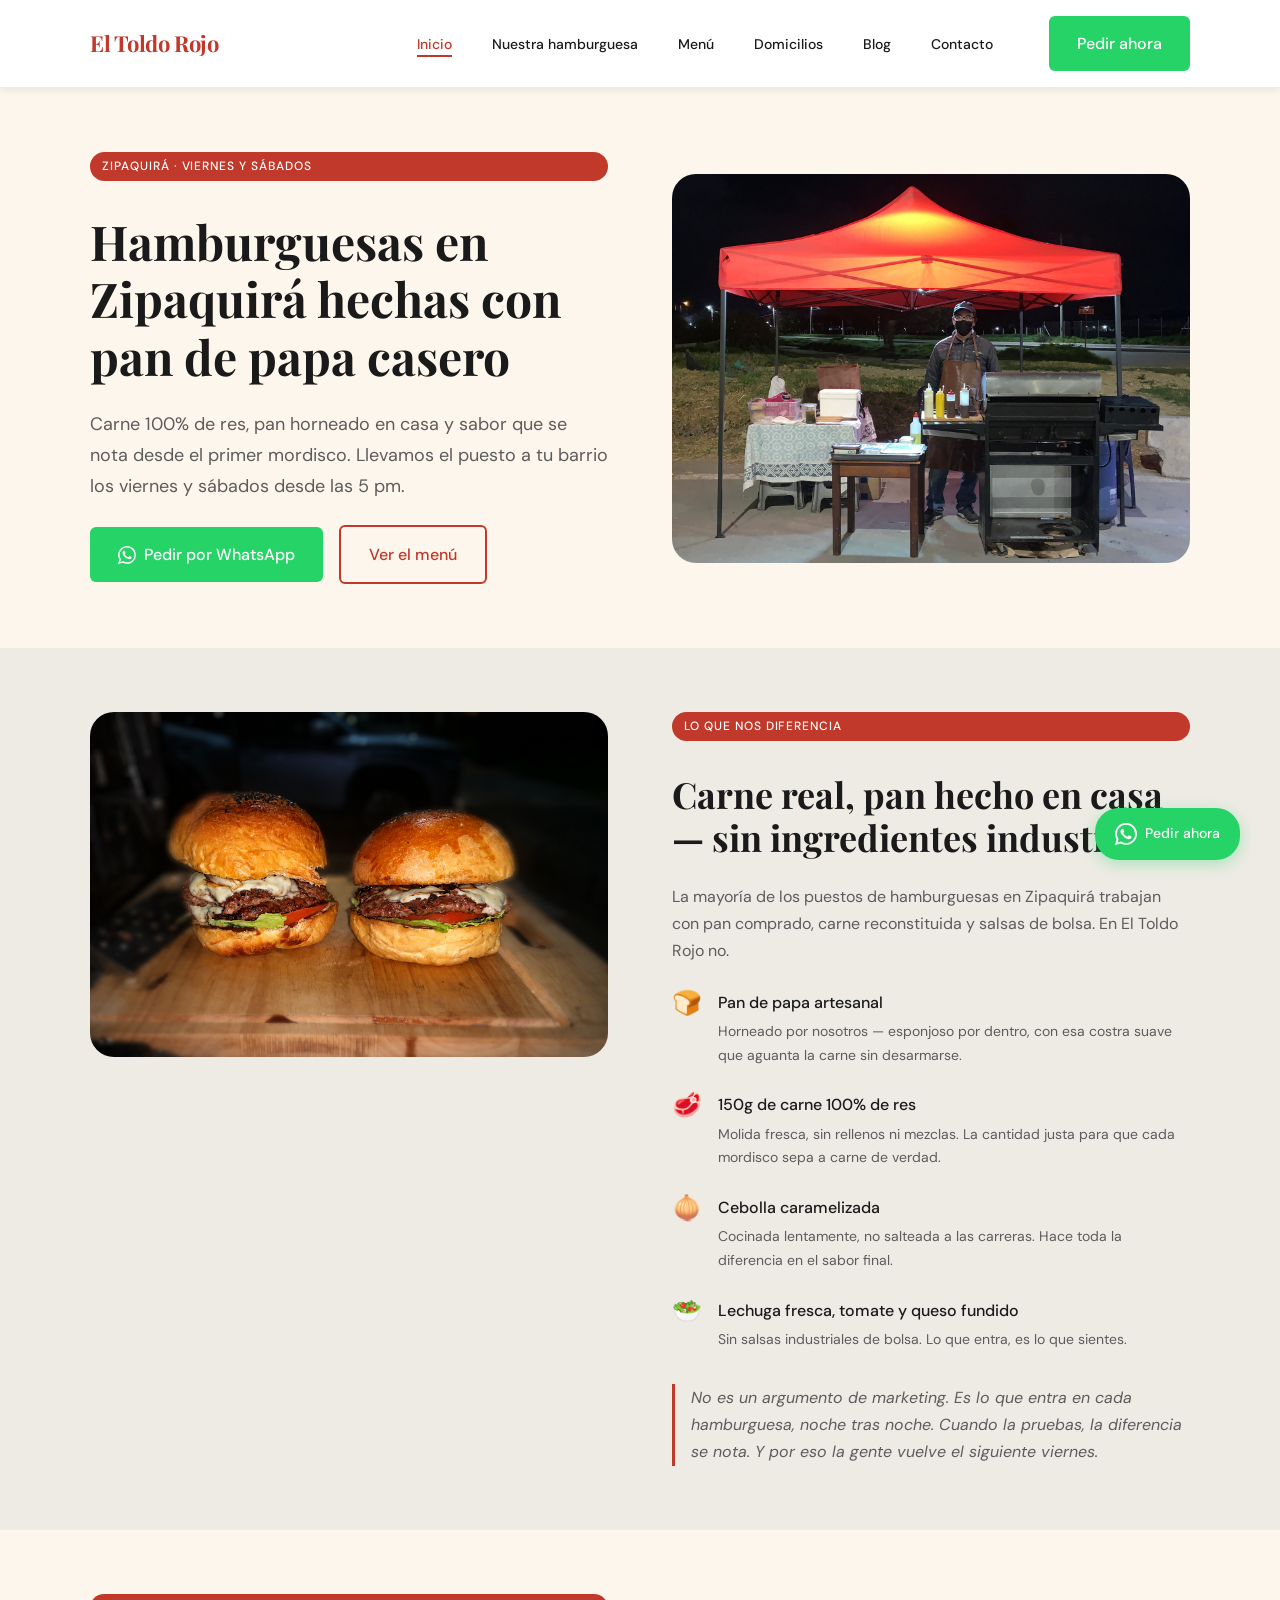
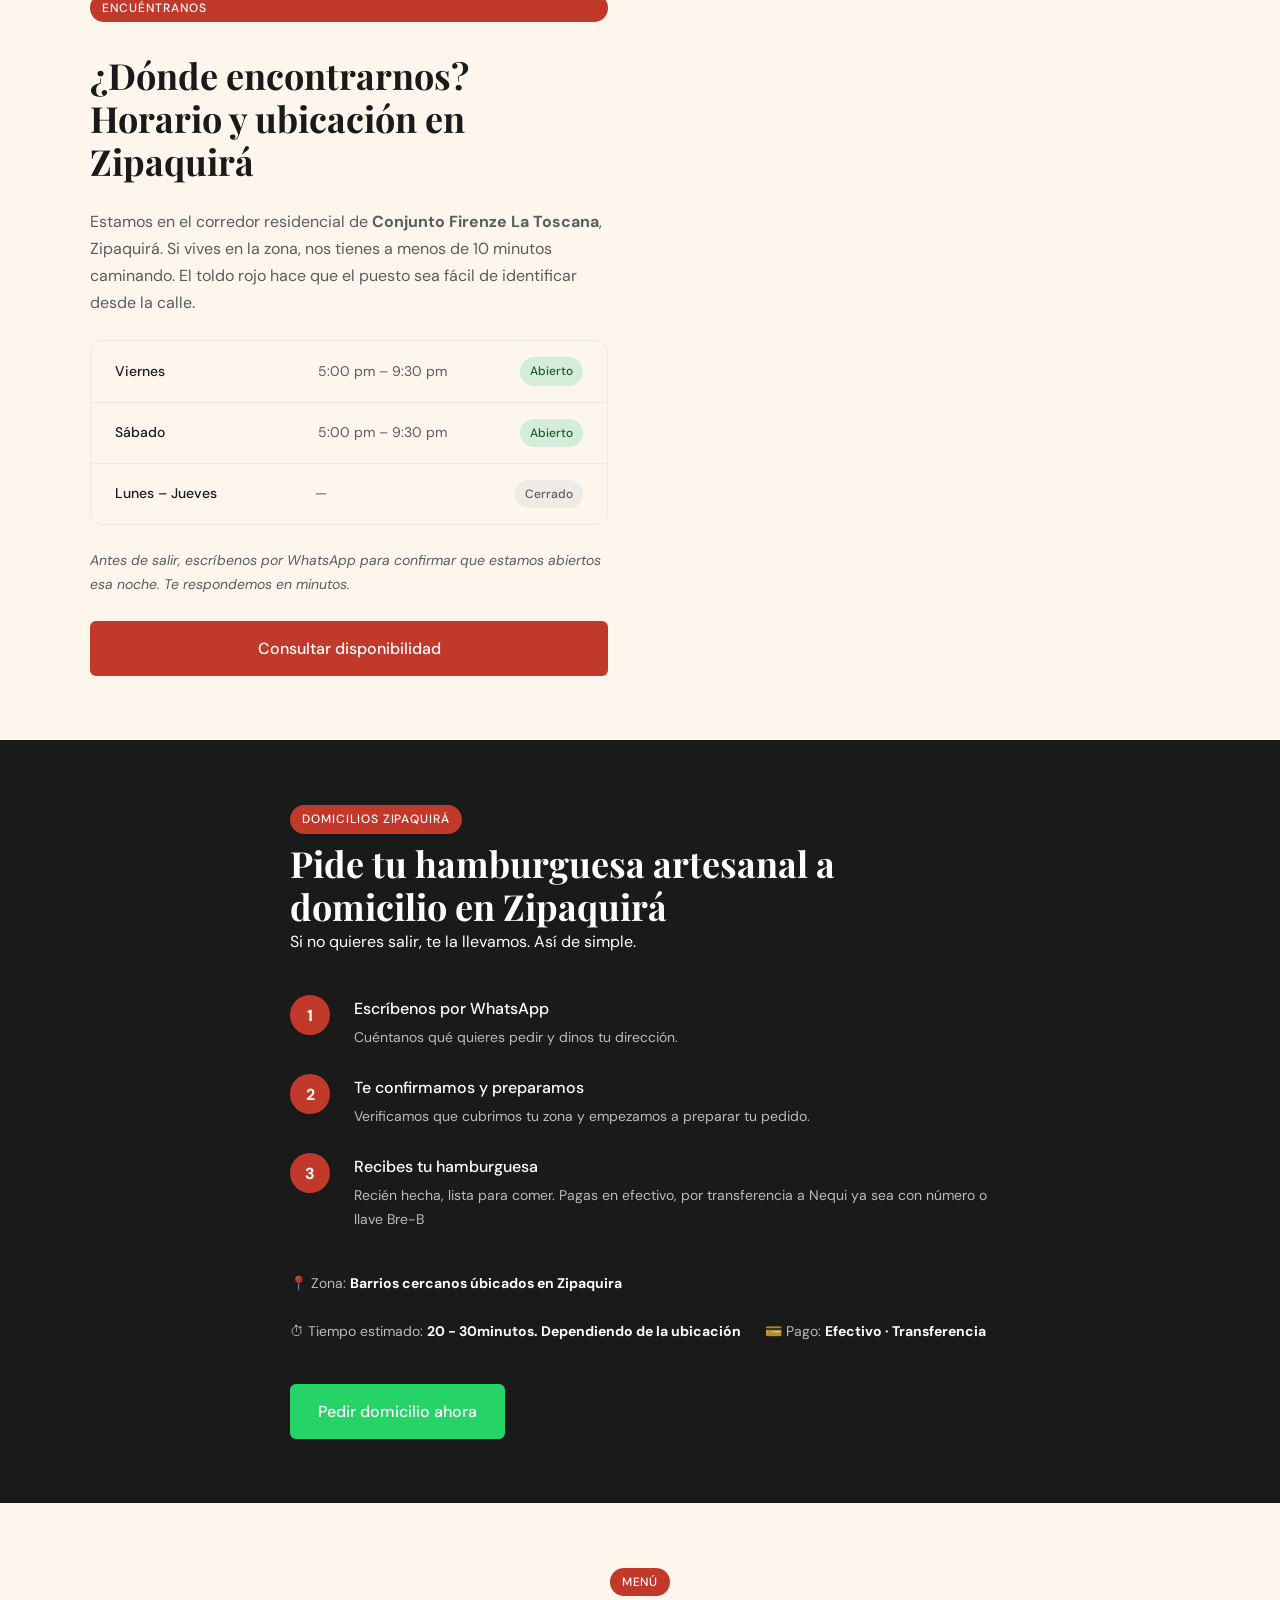
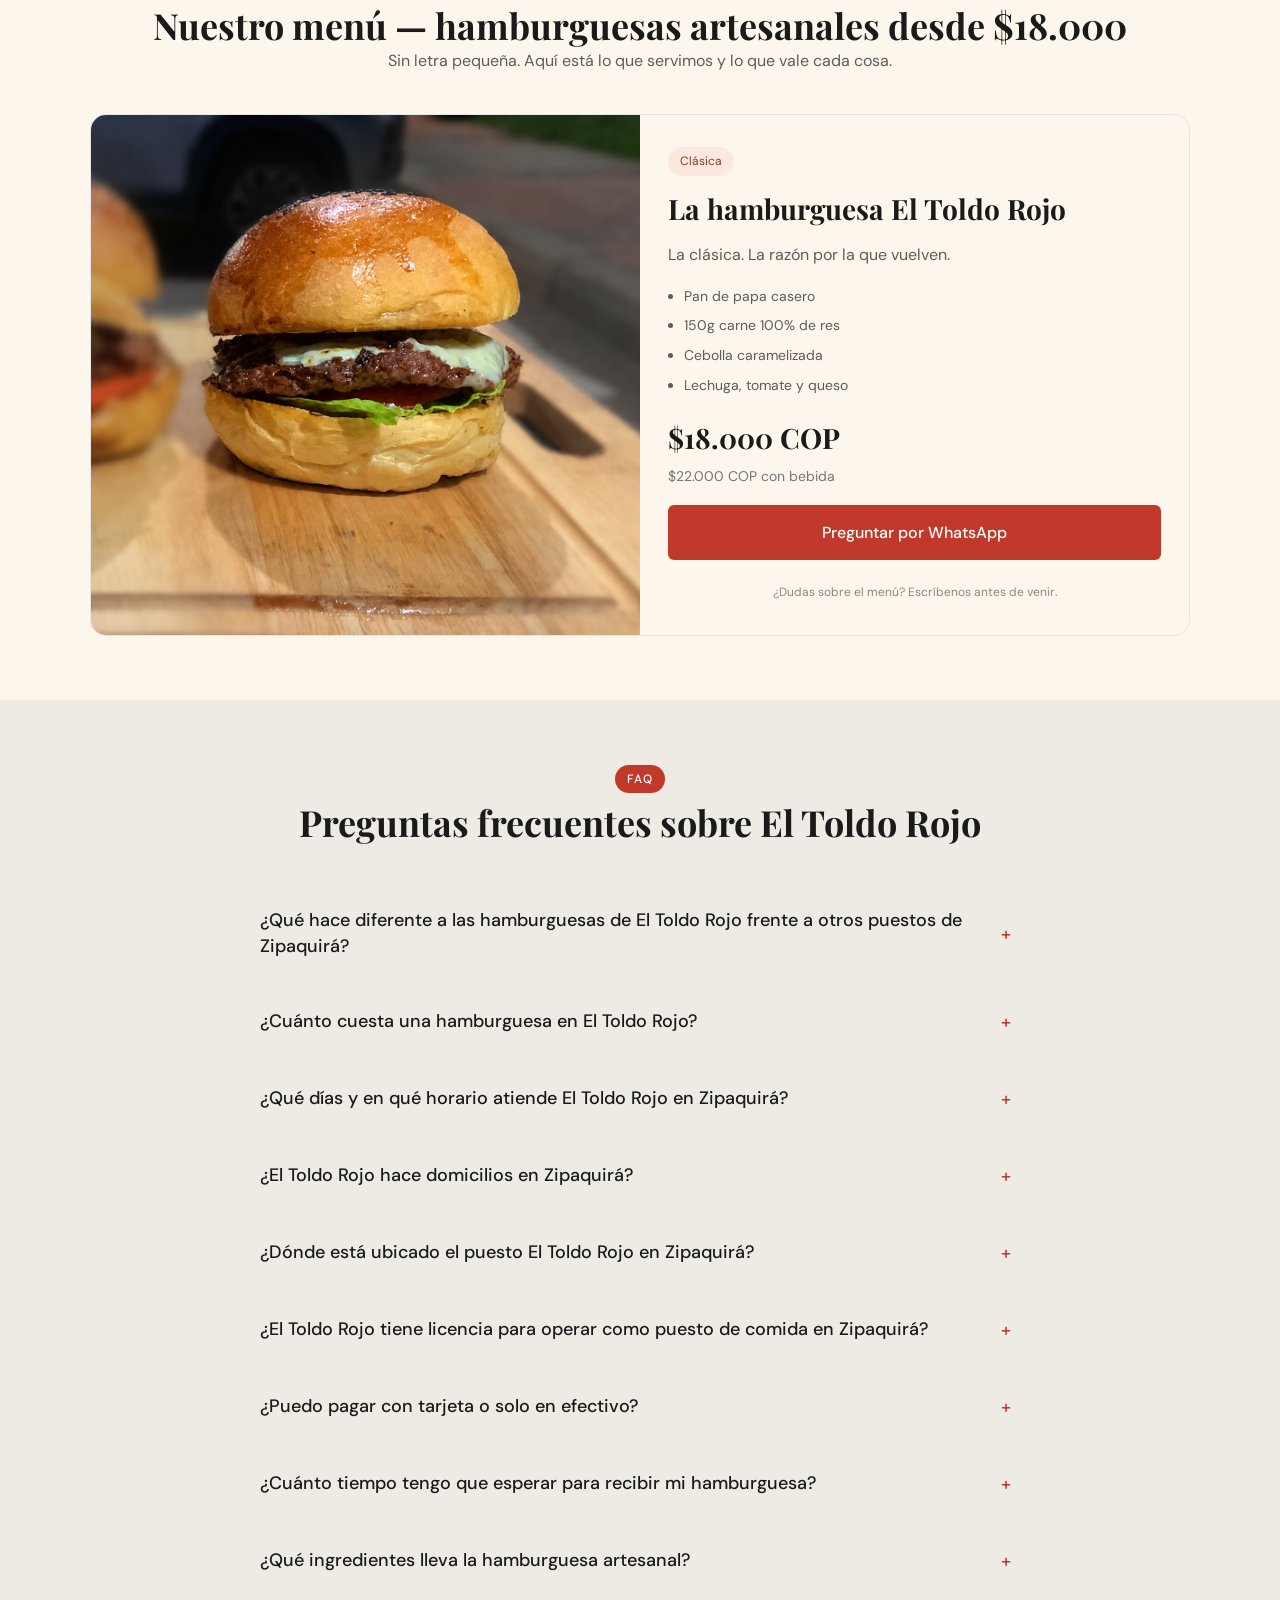
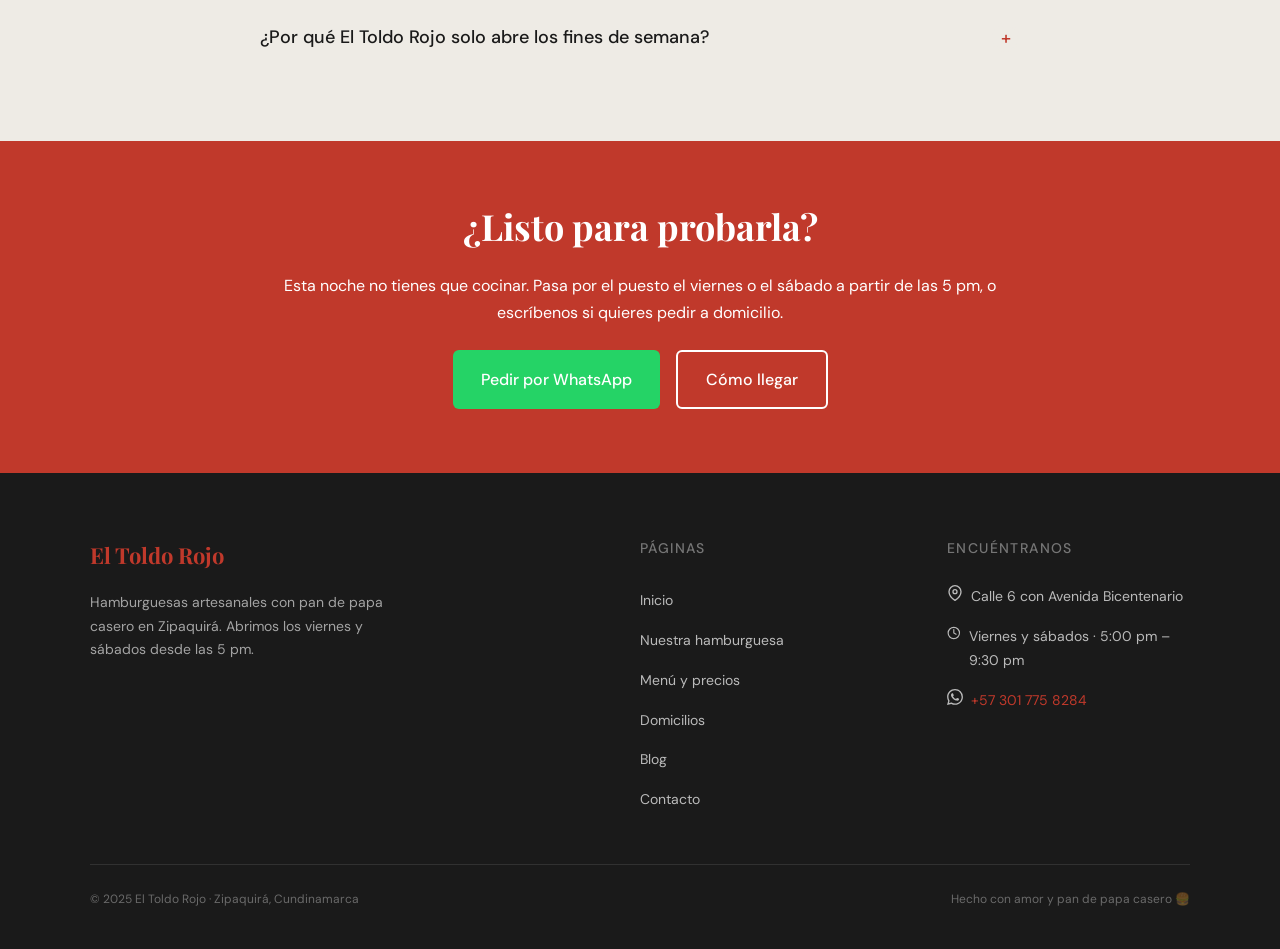
<file: index.html>
<!DOCTYPE html>
<html lang="es">
<head>
  <meta charset="UTF-8">
  <meta name="viewport" content="width=device-width, initial-scale=1.0">

  <!-- SEO básico -->
  <title>Hamburguesas en Zipaquirá — Pan de papa hecho en casa | El Toldo Rojo</title>
  <meta name="description" content="Hamburguesas artesanales con pan de papa casero en Zipaquirá. Carne 100% de res, cebolla caramelizada y sazón de barrio. Abrimos viernes y sábados desde las 5 pm. Pide por WhatsApp.">
  <meta name="robots" content="index, follow">
  <link rel="canonical" href="https://eltoldorojo.com/">

  <!-- Open Graph (previsualización en WhatsApp, redes sociales) -->
  <meta property="og:type"        content="website">
  <meta property="og:url"         content="https://eltoldorojo.com/">
  <meta property="og:title"       content="Hamburguesas en Zipaquirá — Pan de papa hecho en casa | El Toldo Rojo">
  <meta property="og:description" content="Hamburguesas artesanales con pan de papa casero. Carne 100% de res. Viernes y sábados desde las 5 pm en Zipaquirá.">
  <meta property="og:image"       content="/assets/images/og/og-image.jpg">
  <!-- [PLACEHOLDER og:image] Imagen 1200x630px — foto de la hamburguesa o del puesto de noche -->

  <!-- Favicon -->
  <link rel="icon" href="/assets/images/logo/favicon.ico">
  <!-- [PLACEHOLDER favicon] Archivo 32x32px con el logo o inicial del negocio -->

  <!-- Fuentes -->
  <link rel="preconnect" href="https://fonts.googleapis.com">
  <link rel="preconnect" href="https://fonts.gstatic.com" crossorigin>
  <link href="https://fonts.googleapis.com/css2?family=Playfair+Display:wght@700&family=DM+Sans:wght@400;500&display=swap" rel="stylesheet">

  <!-- Estilos -->
  <link rel="stylesheet" href="/assets/css/main.css">
  <link rel="stylesheet" href="/assets/css/components.css">
  <link rel="stylesheet" href="/assets/css/pages/home.css">

  <!-- Schema: LocalBusiness (datos estructurados para Google y LLMs) -->
  <script type="application/ld+json">
  {
    "@context": "https://schema.org",
    "@type": "FoodEstablishment",
    "name": "El Toldo Rojo",
    "description": "Puesto de hamburguesas artesanales con pan de papa casero y carne 100% de res en Zipaquirá, Cundinamarca.",
    "url": "https://eltoldorojo.com",
    "telephone": "+573017758284",
    "address": {
      "@type": "PostalAddress",
      "streetAddress": "Calle 6 con Avenida Bicentenario, Conjunto Residencial Firenze La Toscana",
      "addressLocality": "Zipaquirá",
      "addressRegion": "Cundinamarca",
      "addressCountry": "CO"
    },
    "openingHoursSpecification": [
      {
        "@type": "OpeningHoursSpecification",
        "dayOfWeek": ["Friday", "Saturday"],
        "opens": "17:00",
        "closes": "21:30"
      }
    ],
    "servesCuisine": "Hamburguesas artesanales",
    "priceRange": "$$",
    "menu": "https://eltoldorojo.com/pages/menu.html",
    "hasMap": "https://maps.app.goo.gl/Td34TymxHBWLH1bv8"
  }
  </script>

  <!-- Schema: FAQPage -->
  <script type="application/ld+json">
  {
    "@context": "https://schema.org",
    "@type": "FAQPage",
    "mainEntity": [
      {
        "@type": "Question",
        "name": "¿Hacen domicilios en Zipaquirá?",
        "acceptedAnswer": {
          "@type": "Answer",
          "text": "Sí. Estamos activando el servicio de domicilios para la zona residencial cercana a nuestro puesto. Puedes hacer tu pedido por WhatsApp y te confirmamos disponibilidad y cobertura para tu dirección."
        }
      },
      {
        "@type": "Question",
        "name": "¿Cuánto cuesta la hamburguesa?",
        "acceptedAnswer": {
          "@type": "Answer",
          "text": "La hamburguesa artesanal cuesta $18.000 COP. El combo con bebida incluida sale en $22.000 COP."
        }
      },
      {
        "@type": "Question",
        "name": "¿Qué días y en qué horario atienden?",
        "acceptedAnswer": {
          "@type": "Answer",
          "text": "Abrimos los viernes y sábados de 5:00 pm a 9:30 pm en Zipaquirá."
        }
      },
      {
        "@type": "Question",
        "name": "¿Por qué el pan es diferente al de otros puestos?",
        "acceptedAnswer": {
          "@type": "Answer",
          "text": "Porque lo hacemos nosotros. El pan de papa es producción propia: lo horneamos con nuestra receta, no lo compramos a ningún proveedor industrial."
        }
      }
    ]
  }
  </script>

</head>

<body>

  <!-- ============================================================
       HEADER — copiado desde _includes/header.html
       ============================================================ -->
  <header class="header">
    <div class="contenedor">
      <div class="header__inner">
        <a href="/index.html" class="header__logo" aria-label="El Toldo Rojo — Ir al inicio">
          <!-- [PLACEHOLDER logo]
               Cuando tengas el archivo SVG reemplaza la línea de abajo por:
               <img src="/assets/images/logo/logo.svg" alt="El Toldo Rojo"> -->
          <span class="header__logo-placeholder">El Toldo Rojo</span>
        </a>

        <button class="nav__toggle" aria-label="Abrir menú" aria-expanded="false">
          <span></span>
          <span></span>
          <span></span>
        </button>

        <nav aria-label="Navegación principal">
          <ul class="nav__lista">
            <li><a href="/index.html"                       class="nav__enlace nav__enlace--activo">Inicio</a></li>
            <li><a href="/pages/hamburguesa-artesanal.html" class="nav__enlace">Nuestra hamburguesa</a></li>
            <li><a href="/pages/menu.html"                  class="nav__enlace">Menú</a></li>
            <li><a href="/pages/domicilios.html"            class="nav__enlace">Domicilios</a></li>
            <li><a href="/pages/blog/index.html"            class="nav__enlace">Blog</a></li>
            <li><a href="/pages/contacto.html"              class="nav__enlace">Contacto</a></li>
            <li class="nav__cta">
              <a href="https://wa.me/573017758284?text=Hola%2C%20quiero%20hacer%20un%20pedido"
                 class="btn btn-whatsapp"
                 target="_blank"
                 rel="noopener noreferrer">
                Pedir ahora
              </a>
            </li>
          </ul>
        </nav>
      </div>
    </div>
  </header>


  <main>

    <!-- ============================================================
         SECCIÓN 1 — HERO
         Primera pantalla visible. Debe convencer en 3 segundos.
         ============================================================ -->
    <section class="hero seccion-clara" aria-label="Presentación">
      <div class="contenedor hero__grid">

        <!-- Texto -->
        <div class="hero__texto">
          <span class="badge">Zipaquirá · Viernes y sábados</span>

          <h1>Hamburguesas en Zipaquirá hechas con pan de papa casero</h1>

          <p class="hero__subtitulo">
            Carne 100% de res, pan horneado en casa y sabor que se nota desde el primer mordisco.
            Llevamos el puesto a tu barrio los viernes y sábados desde las 5&nbsp;pm.
          </p>

          <div class="hero__ctas">
            <a href="https://wa.me/573017758284?text=Hola%2C%20quiero%20hacer%20un%20pedido"
               class="btn btn-whatsapp"
               target="_blank"
               rel="noopener noreferrer">
              <!-- Icono WhatsApp -->
              <svg xmlns="http://www.w3.org/2000/svg" width="18" height="18" viewBox="0 0 24 24" fill="currentColor" aria-hidden="true">
                <path d="M17.472 14.382c-.297-.149-1.758-.867-2.03-.967-.273-.099-.471-.148-.67.15-.197.297-.767.966-.94 1.164-.173.199-.347.223-.644.075-.297-.15-1.255-.463-2.39-1.475-.883-.788-1.48-1.761-1.653-2.059-.173-.297-.018-.458.13-.606.134-.133.298-.347.446-.52.149-.174.198-.298.298-.497.099-.198.05-.371-.025-.52-.075-.149-.669-1.612-.916-2.207-.242-.579-.487-.5-.669-.51-.173-.008-.371-.01-.57-.01-.198 0-.52.074-.792.372-.272.297-1.04 1.016-1.04 2.479 0 1.462 1.065 2.875 1.213 3.074.149.198 2.096 3.2 5.077 4.487.709.306 1.262.489 1.694.625.712.227 1.36.195 1.871.118.571-.085 1.758-.719 2.006-1.413.248-.694.248-1.289.173-1.413-.074-.124-.272-.198-.57-.347m-5.421 7.403h-.004a9.87 9.87 0 0 1-5.031-1.378l-.361-.214-3.741.982.998-3.648-.235-.374a9.86 9.86 0 0 1-1.51-5.26c.001-5.45 4.436-9.884 9.888-9.884 2.64 0 5.122 1.03 6.988 2.898a9.825 9.825 0 0 1 2.893 6.994c-.003 5.45-4.437 9.884-9.885 9.884m8.413-18.297A11.815 11.815 0 0 0 12.05 0C5.495 0 .16 5.335.157 11.892c0 2.096.547 4.142 1.588 5.945L.057 24l6.305-1.654a11.882 11.882 0 0 0 5.683 1.448h.005c6.554 0 11.89-5.335 11.893-11.893a11.821 11.821 0 0 0-3.48-8.413z"/>
              </svg>
              Pedir por WhatsApp
            </a>
            <a href="#menu" class="btn btn-secundario">Ver el menú</a>
          </div>
        </div>

        <!-- Imagen hero -->
        <div class="hero__imagen">
               <img src="/assets/images/hero/hero-home.jpg"
                    alt="Hamburguesa artesanal de El Toldo Rojo en Zipaquirá"
                    width="800" height="600" loading="eager"> 
        </div>

      </div>
    </section>


    <!-- ============================================================
         SECCIÓN 2 — DIFERENCIADOR DE PRODUCTO
         Por qué somos distintos. Argumentos concretos, sin relleno.
         ============================================================ -->
    <section class="seccion seccion-gris" id="diferenciador" aria-label="Qué nos hace diferentes">
      <div class="contenedor diferenciador__grid">

        <!-- Imagen del pan / proceso -->
        <div class="diferenciador__imagen">
               <img src="/assets/images/producto/pan-de-papa.jpg"
                    alt="Pan de papa artesanal horneado en El Toldo Rojo"
                    width="600" height="700" loading="lazy"> 
        </div>

        <!-- Texto -->
        <div class="diferenciador__texto">
          <span class="badge">Lo que nos diferencia</span>
          <h2>Carne real, pan hecho en casa — sin ingredientes industriales</h2>

          <p>
            La mayoría de los puestos de hamburguesas en Zipaquirá trabajan con pan comprado,
            carne reconstituida y salsas de bolsa. En El Toldo Rojo no.
          </p>

          <ul class="diferenciador__lista" aria-label="Ingredientes de la hamburguesa">
            <li>
              <span class="diferenciador__icono" aria-hidden="true">🍞</span>
              <div>
                <strong>Pan de papa artesanal</strong>
                <p>Horneado por nosotros — esponjoso por dentro, con esa costra suave que aguanta la carne sin desarmarse.</p>
              </div>
            </li>
            <li>
              <span class="diferenciador__icono" aria-hidden="true">🥩</span>
              <div>
                <strong>150g de carne 100% de res</strong>
                <p>Molida fresca, sin rellenos ni mezclas. La cantidad justa para que cada mordisco sepa a carne de verdad.</p>
              </div>
            </li>
            <li>
              <span class="diferenciador__icono" aria-hidden="true">🧅</span>
              <div>
                <strong>Cebolla caramelizada</strong>
                <p>Cocinada lentamente, no salteada a las carreras. Hace toda la diferencia en el sabor final.</p>
              </div>
            </li>
            <li>
              <span class="diferenciador__icono" aria-hidden="true">🥗</span>
              <div>
                <strong>Lechuga fresca, tomate y queso fundido</strong>
                <p>Sin salsas industriales de bolsa. Lo que entra, es lo que sientes.</p>
              </div>
            </li>
          </ul>

          <p class="diferenciador__cierre">
            No es un argumento de marketing. Es lo que entra en cada hamburguesa, noche tras noche.
            Cuando la pruebas, la diferencia se nota. Y por eso la gente vuelve el siguiente viernes.
          </p>
        </div>

      </div>
    </section>


    <!-- ============================================================
         SECCIÓN 3 — UBICACIÓN Y HORARIO
         Responde: ¿dónde están y cuándo? Sin fricción.
         ============================================================ -->
    <section class="seccion seccion-clara" id="ubicacion" aria-label="Ubicación y horario">
      <div class="contenedor ubicacion__grid">

        <div class="ubicacion__texto">
          <span class="badge">Encuéntranos</span>
          <h2>¿Dónde encontrarnos? Horario y ubicación en Zipaquirá</h2>

          <p>
            Estamos en el corredor residencial de <strong>Conjunto Firenze La Toscana</strong>,
            Zipaquirá. Si vives en la zona, nos tienes a menos de 10 minutos caminando.
            El toldo rojo hace que el puesto sea fácil de identificar desde la calle.
          </p>

          <!-- Horario en tabla clara -->
          <div class="horario" aria-label="Horario de atención">
            <div class="horario__fila">
              <span class="horario__dia">Viernes</span>
              <span class="horario__hora">5:00 pm – 9:30 pm</span>
              <span class="horario__estado horario__estado--abierto">Abierto</span>
            </div>
            <div class="horario__fila">
              <span class="horario__dia">Sábado</span>
              <span class="horario__hora">5:00 pm – 9:30 pm</span>
              <span class="horario__estado horario__estado--abierto">Abierto</span>
            </div>
            <div class="horario__fila">
              <span class="horario__dia">Lunes – Jueves</span>
              <span class="horario__hora">—</span>
              <span class="horario__estado horario__estado--cerrado">Cerrado</span>
            </div>
          </div>

          <p class="ubicacion__aviso">
            Antes de salir, escríbenos por WhatsApp para confirmar que estamos abiertos esa noche.
            Te respondemos en minutos.
          </p>

          <a href="https://wa.me/573017758284?text=Hola%2C%20%C2%BFestar%C3%A1n%20abiertos%20hoy%3F"
             class="btn btn-primario"
             target="_blank"
             rel="noopener noreferrer">
            Consultar disponibilidad
          </a>
        </div>

        <!-- Mapa -->
        <div class="ubicacion__mapa">
         <iframe src="https://www.google.com/maps/embed?pb=!1m18!1m12!1m3!1d1987.2785980349165!2d-73.99113491655!3d5.012944123070641!2m3!1f0!2f0!3f0!3m2!1i1024!2i768!4f13.1!3m3!1m2!1s0x8e407100246a59a3%3A0xf64cf59ac1ba0bac!2sCampo%20deportivo%20Frasica%20FC!5e0!3m2!1ses-419!2sco!4v1779239547379!5m2!1ses-419!2sco" width="600" height="450" style="border:0;" allowfullscreen="" loading="lazy" referrerpolicy="no-referrer-when-downgrade"></iframe>
        </div>

      </div>
    </section>


    <!-- ============================================================
         SECCIÓN 4 — DOMICILIOS
         CTA transaccional. Responde: ¿cómo pido?
         ============================================================ -->
    <section class="seccion seccion-oscura" id="domicilios" aria-label="Servicio de domicilios">
      <div class="contenedor domicilios__inner">

        <div class="domicilios__texto">
          <span class="badge">Domicilios Zipaquirá</span>
          <h2>Pide tu hamburguesa artesanal a domicilio en Zipaquirá</h2>
          <p>Si no quieres salir, te la llevamos. Así de simple.</p>
        </div>

        <!-- Pasos del proceso -->
        <ol class="domicilios__pasos" aria-label="Cómo pedir a domicilio">
          <li class="domicilios__paso">
            <span class="domicilios__numero" aria-hidden="true">1</span>
            <div>
              <strong>Escríbenos por WhatsApp</strong>
              <p>Cuéntanos qué quieres pedir y dinos tu dirección.</p>
            </div>
          </li>
          <li class="domicilios__paso">
            <span class="domicilios__numero" aria-hidden="true">2</span>
            <div>
              <strong>Te confirmamos y preparamos</strong>
              <p>Verificamos que cubrimos tu zona y empezamos a preparar tu pedido.</p>
            </div>
          </li>
          <li class="domicilios__paso">
            <span class="domicilios__numero" aria-hidden="true">3</span>
            <div>
              <strong>Recibes tu hamburguesa</strong>
              <p>Recién hecha, lista para comer. Pagas en efectivo, por transferencia a Nequi ya sea con número o llave Bre-B</p>
            </div>
          </li>
        </ol>

        <div class="domicilios__meta">
          <span>📍 Zona: <strong>Barrios cercanos úbicados en Zipaquira</strong></span>
          <span>⏱ Tiempo estimado: <strong>20 - 30minutos. Dependiendo de la ubicación</strong></span>
          <span>💳 Pago: <strong>Efectivo · Transferencia</strong></span>
        </div>

        <a href="https://wa.me/573017758284?text=Hola%2C%20quiero%20pedir%20un%20domicilio"
           class="btn btn-whatsapp"
           target="_blank"
           rel="noopener noreferrer">
          Pedir domicilio ahora
        </a>

      </div>
    </section>

<!-- ============================================================
     SECCIÓN 5 — MENÚ Y PRECIOS
     ============================================================ -->
<section class="seccion seccion-clara" id="menu" aria-label="Menú y precios">
  <div class="contenedor">

    <div class="seccion__cabecera">
      <span class="badge">Menú</span>
      <h2>Nuestro menú — hamburguesas artesanales desde $18.000</h2>
      <p>Sin letra pequeña. Aquí está lo que servimos y lo que vale cada cosa.</p>
    </div>

    <div class="menu__hero">


      <img src="/assets/images/producto/hamburguesa-completa.jpg"
       alt="Hamburguesa artesanal El Toldo Rojo" width="800" height="600" loading="lazy">

      <div class="menu__hero-cuerpo">
        <span class="menu__tag">Clásica</span>
        <h3>La hamburguesa El Toldo Rojo</h3>
        <p>La clásica. La razón por la que vuelven.</p>

        <ul class="menu__ingredientes" aria-label="Ingredientes">
          <li>Pan de papa casero</li>
          <li>150g carne 100% de res</li>
          <li>Cebolla caramelizada</li>
          <li>Lechuga, tomate y queso</li>
        </ul>

        <div class="menu__precios">
          <div class="menu__precio-principal">
            <span class="menu__valor">$18.000 COP</span>
            <span class="menu__valor-combo">$22.000 COP con bebida</span>
          </div>
        </div>

        <a href="https://wa.me/573017758284?text=Hola%2C%20quiero%20saber%20qu%C3%A9%20tienen%20disponible"
           class="btn btn-primario btn--bloque"
           target="_blank"
           rel="noopener noreferrer">
          Preguntar por WhatsApp
        </a>
        <p class="menu__cta-nota">¿Dudas sobre el menú? Escríbenos antes de venir.</p>
      </div>

    </div>

  </div>
</section>

    <!-- ============================================================
         SECCIÓN 6 — RESEÑAS / PRUEBA SOCIAL
         La voz de los clientes convence más que la tuya.
         ============================================================ -->
    <!-- <section class="seccion seccion-gris" id="resenas" aria-label="Opiniones de clientes">
      <div class="contenedor">

        <div class="seccion__cabecera">
          <span class="badge">Opiniones</span>
          <h2>Lo que dicen nuestros clientes del barrio</h2>
        </div>

        <div class="resenas__grid">

          <blockquote class="resena__tarjeta">
            <p>"Llevo meses pasando por el puesto los viernes y siempre está buenísima. El pan lo hacen ellos mismos y se nota. No es lo mismo que otras hamburguesas del sector."</p>
            <footer>
              <span class="resena__nombre">Carlos M.</span>
              <span class="resena__lugar">Residente de Conjunto Residencial Firenze La Toscana</span>
              <div class="resena__estrellas" aria-label="5 de 5 estrellas">★★★★★</div>
            </footer>
          </blockquote>

          <blockquote class="resena__tarjeta">
            <p>"La probé por curiosidad y ya la tengo de plan fijo los sábados. La carne es de verdad, no esa cosa procesada de otros sitios. Y el precio está muy bien."</p>
            <footer>
              <span class="resena__nombre">Juliana R.</span>
              <span class="resena__lugar">Zipaquirá</span>
              <div class="resena__estrellas" aria-label="5 de 5 estrellas">★★★★★</div>
            </footer>
          </blockquote>


          <blockquote class="resena__tarjeta resena__tarjeta--placeholder">
            <p class="resena__placeholder-texto">Tu reseña aquí — pídele a tus clientes habituales que dejen su opinión en Google y cópiala en este bloque.</p>
            <footer>
              <span class="resena__nombre">—</span>
              <span class="resena__lugar">Zipaquirá</span>
            </footer>
          </blockquote>

        </div>

        <div class="resenas__cta">
          <p>¿Ya nos conoces? Tu opinión ayuda a que más vecinos del barrio nos encuentren.</p>
          <a href="https://maps.app.goo.gl/Td34TymxHBWLH1bv8"
             class="btn btn-secundario"
             target="_blank"
             rel="noopener noreferrer">
            Dejar reseña en Google
          </a>
        </div>

      </div>
    </section> -->


    <!-- ============================================================
         SECCIÓN 7 — FAQ
         SEO + GEO (citabilidad en LLMs) + respuesta a objeciones.
         ============================================================ -->
    <section class="seccion seccion-gris" id="faq" aria-label="Preguntas frecuentes">
      <div class="contenedor">

        <div class="seccion__cabecera">
          <span class="badge">FAQ</span>
          <h2>Preguntas frecuentes sobre El Toldo Rojo</h2>
        </div>

        <ul class="faq__lista" role="list">

          <li class="faq__item">
            <button class="faq__pregunta" aria-expanded="false">
              <h3>¿Qué hace diferente a las hamburguesas de El Toldo Rojo frente a otros puestos de Zipaquirá?</h3>
              <span class="faq__icono" aria-hidden="true">+</span>
            </button>
            <div class="faq__respuesta" role="region">
              <p>La diferencia principal está en dos cosas que casi nadie más hace en Zipaquirá: el pan y la carne. El pan de papa lo horneamos nosotros mismos con nuestra receta — no lo compramos en ningún proveedor. Eso le da una textura esponjosa por dentro y una costra suave que aguanta bien la carne sin deshacerse. Y la carne es 100% de res, 150 gramos por hamburguesa, sin mezclas ni rellenos. En un mercado donde la mayoría de puestos trabaja con ingredientes industriales, eso se nota en el sabor desde el primer mordisco.</p>
            </div>
          </li>

          <li class="faq__item">
            <button class="faq__pregunta" aria-expanded="false">
              <h3>¿Cuánto cuesta una hamburguesa en El Toldo Rojo?</h3>
              <span class="faq__icono" aria-hidden="true">+</span>
            </button>
            <div class="faq__respuesta" role="region">
              <p>La hamburguesa artesanal cuesta $18.000 COP. Si la quieres con bebida incluida, el combo sale en $22.000 COP. Sin letra pequeña ni cobros extra. Para lo que recibes — pan hecho en casa, carne real, cebolla caramelizada, lechuga, tomate y queso — el precio está muy por debajo de lo que cobran otros sitios con ingredientes más básicos.</p>
            </div>
          </li>

          <li class="faq__item">
            <button class="faq__pregunta" aria-expanded="false">
              <h3>¿Qué días y en qué horario atiende El Toldo Rojo en Zipaquirá?</h3>
              <span class="faq__icono" aria-hidden="true">+</span>
            </button>
            <div class="faq__respuesta" role="region">
              <p>Abrimos los viernes y los sábados, de 5:00 pm a 9:30 pm. Somos un puesto fijo — no nos movemos de ubicación — pero si algún fin de semana hay algún cambio, lo avisamos con tiempo por WhatsApp y en nuestras redes. La mejor forma de confirmar que estamos abiertos antes de salir de casa es escribirnos un mensaje rápido por WhatsApp.</p>
            </div>
          </li>

          <li class="faq__item">
            <button class="faq__pregunta" aria-expanded="false">
              <h3>¿El Toldo Rojo hace domicilios en Zipaquirá?</h3>
              <span class="faq__icono" aria-hidden="true">+</span>
            </button>
            <div class="faq__respuesta" role="region">
              <p>Sí, estamos activando el servicio de domicilios para la zona residencial cercana a nuestro puesto. El proceso es directo: nos escribes por WhatsApp con tu pedido y tu dirección, te confirmamos si llegamos a tu zona y te damos el tiempo estimado de entrega. Aceptamos pago en efectivo y por Nequi.</p>
            </div>
          </li>

          <li class="faq__item">
            <button class="faq__pregunta" aria-expanded="false">
              <h3>¿Dónde está ubicado el puesto El Toldo Rojo en Zipaquirá?</h3>
              <span class="faq__icono" aria-hidden="true">+</span>
            </button>
            <div class="faq__respuesta" role="region">
              <p>Estamos en el corredor residencial de Conjunto Firenze La Toscana, Cl. 4 #32-118, Zipaquirá. Es una zona de alta densidad residencial — torres de apartamentos, andenes amplios, actividad peatonal por las noches. Si vives en los edificios de la zona, probablemente nos quedes a menos de diez minutos caminando. El toldo rojo hace que el puesto sea fácil de identificar desde la calle. También puedes encontrarnos buscando "El Toldo Rojo Zipaquirá" en Google Maps.</p>
            </div>
          </li>

          <li class="faq__item">
            <button class="faq__pregunta" aria-expanded="false">
              <h3>¿El Toldo Rojo tiene licencia para operar como puesto de comida en Zipaquirá?</h3>
              <span class="faq__icono" aria-hidden="true">+</span>
            </button>
            <div class="faq__respuesta" role="region">
              <p>Sí. Operamos con todos los permisos en regla. Somos un puesto fijo y con licencia, lo que significa que no desaparecemos de un día para otro ni operamos en la informalidad. Eso también implica estándares de higiene y manipulación de alimentos que no todos los puestos callejeros de la zona cumplen.</p>
            </div>
          </li>

          <li class="faq__item">
            <button class="faq__pregunta" aria-expanded="false">
              <h3>¿Puedo pagar con tarjeta o solo en efectivo?</h3>
              <span class="faq__icono" aria-hidden="true">+</span>
            </button>
            <div class="faq__respuesta" role="region">
              <p>Por ahora manejamos efectivo y Nequi. No aceptamos tarjeta débito ni crédito de forma directa. Si vas a venir, lo más práctico es traer el valor exacto o tener Nequi a mano — $18.000 la hamburguesa, $22.000 el combo con bebida.</p>
            </div>
          </li>

          <li class="faq__item">
            <button class="faq__pregunta" aria-expanded="false">
              <h3>¿Cuánto tiempo tengo que esperar para recibir mi hamburguesa?</h3>
              <span class="faq__icono" aria-hidden="true">+</span>
            </button>
            <div class="faq__respuesta" role="region">
              <p>Nuestro objetivo es que esperes menos de tres minutos desde que haces el pedido. Trabajamos con un menú enfocado precisamente para poder preparar rápido sin sacrificar calidad. En los momentos de mayor movimiento, entre las 7 pm y 9 pm, puede haber un poco más de espera — pero seguimos siendo mucho más rápidos que cualquier restaurante.</p>
            </div>
          </li>

          <li class="faq__item">
            <button class="faq__pregunta" aria-expanded="false">
              <h3>¿Qué ingredientes lleva la hamburguesa artesanal?</h3>
              <span class="faq__icono" aria-hidden="true">+</span>
            </button>
            <div class="faq__respuesta" role="region">
              <p>Cada hamburguesa lleva: pan de papa hecho en casa, 150 gramos de carne 100% de res, cebolla caramelizada cocinada lentamente, lechuga fresca, tomate y queso fundido. Sin salsas industriales de bolsa. Si tienes alguna alergia o preferencia específica — sin cebolla, sin queso — dínos al momento del pedido y lo ajustamos.</p>
            </div>
          </li>

          <li class="faq__item">
            <button class="faq__pregunta" aria-expanded="false">
              <h3>¿Por qué El Toldo Rojo solo abre los fines de semana?</h3>
              <span class="faq__icono" aria-hidden="true">+</span>
            </button>
            <div class="faq__respuesta" role="region">
              <p>Somos un negocio familiar operado por miembros de nuestra propia familia, sin empleados externos. Eso nos permite mantener un control de calidad real sobre cada hamburguesa que sale — pero también significa que tenemos capacidad para dos noches de operación a la semana. Lo que preparamos cada viernes y sábado es lo mismo que comería nuestra propia familia.</p>
            </div>
          </li>

        </ul>
      </div>
    </section>


    <!-- ============================================================
         SECCIÓN 8 — CTA FINAL
         Última oportunidad antes del footer. Directa y sin adornos.
         ============================================================ -->
    <section class="seccion cta-final" aria-label="Llamada a la acción final">
      <div class="contenedor cta-final__inner">
        <h2>¿Listo para probarla?</h2>
        <p>Esta noche no tienes que cocinar. Pasa por el puesto el viernes o el sábado a partir de las 5&nbsp;pm, o escríbenos si quieres pedir a domicilio.</p>
        <div class="cta-final__botones">
          <a href="https://wa.me/573017758284?text=Hola%2C%20quiero%20hacer%20un%20pedido"
             class="btn btn-whatsapp"
             target="_blank"
             rel="noopener noreferrer">
            Pedir por WhatsApp
          </a>
          <a href="https://maps.app.goo.gl/Td34TymxHBWLH1bv8"
             class="btn btn-secundario"
             target="_blank"
             rel="noopener noreferrer">
            Cómo llegar
          </a>
        </div>
      </div>
    </section>

  </main>


  <!-- ============================================================
       FOOTER — copiado desde _includes/footer.html
       ============================================================ -->
  <footer class="footer">
    <div class="contenedor">
      <div class="footer__grid">
        <div class="footer__marca">
          <span class="footer__logo-placeholder">El Toldo Rojo</span>
          <p>Hamburguesas artesanales con pan de papa casero en Zipaquirá. Abrimos los viernes y sábados desde las 5 pm.</p>
        </div>
        <div>
          <p class="footer__titulo">Páginas</p>
          <ul class="footer__enlaces">
            <li><a href="/index.html">Inicio</a></li>
            <li><a href="/pages/hamburguesa-artesanal.html">Nuestra hamburguesa</a></li>
            <li><a href="/pages/menu.html">Menú y precios</a></li>
            <li><a href="/pages/domicilios.html">Domicilios</a></li>
            <li><a href="/pages/blog/index.html">Blog</a></li>
            <li><a href="/pages/contacto.html">Contacto</a></li>
          </ul>
        </div>
        <div>
          <p class="footer__titulo">Encuéntranos</p>
          <div class="footer__dato">
            <svg xmlns="http://www.w3.org/2000/svg" width="16" height="16" viewBox="0 0 24 24" fill="none" stroke="currentColor" stroke-width="2" stroke-linecap="round" stroke-linejoin="round" aria-hidden="true"><path d="M21 10c0 7-9 13-9 13s-9-6-9-13a9 9 0 0 1 18 0z"/><circle cx="12" cy="10" r="3"/></svg>
            <span>Calle 6 con Avenida Bicentenario</span>
          </div>
          <div class="footer__dato">
            <svg xmlns="http://www.w3.org/2000/svg" width="16" height="16" viewBox="0 0 24 24" fill="none" stroke="currentColor" stroke-width="2" stroke-linecap="round" stroke-linejoin="round" aria-hidden="true"><circle cx="12" cy="12" r="10"/><polyline points="12 6 12 12 16 14"/></svg>
            <span>Viernes y sábados · 5:00 pm – 9:30 pm</span>
          </div>
          <div class="footer__dato">
            <svg xmlns="http://www.w3.org/2000/svg" width="16" height="16" viewBox="0 0 24 24" fill="currentColor" aria-hidden="true"><path d="M17.472 14.382c-.297-.149-1.758-.867-2.03-.967-.273-.099-.471-.148-.67.15-.197.297-.767.966-.94 1.164-.173.199-.347.223-.644.075-.297-.15-1.255-.463-2.39-1.475-.883-.788-1.48-1.761-1.653-2.059-.173-.297-.018-.458.13-.606.134-.133.298-.347.446-.52.149-.174.198-.298.298-.497.099-.198.05-.371-.025-.52-.075-.149-.669-1.612-.916-2.207-.242-.579-.487-.5-.669-.51-.173-.008-.371-.01-.57-.01-.198 0-.52.074-.792.372-.272.297-1.04 1.016-1.04 2.479 0 1.462 1.065 2.875 1.213 3.074.149.198 2.096 3.2 5.077 4.487.709.306 1.262.489 1.694.625.712.227 1.36.195 1.871.118.571-.085 1.758-.719 2.006-1.413.248-.694.248-1.289.173-1.413-.074-.124-.272-.198-.57-.347m-5.421 7.403h-.004a9.87 9.87 0 0 1-5.031-1.378l-.361-.214-3.741.982.998-3.648-.235-.374a9.86 9.86 0 0 1-1.51-5.26c.001-5.45 4.436-9.884 9.888-9.884 2.64 0 5.122 1.03 6.988 2.898a9.825 9.825 0 0 1 2.893 6.994c-.003 5.45-4.437 9.884-9.885 9.884m8.413-18.297A11.815 11.815 0 0 0 12.05 0C5.495 0 .16 5.335.157 11.892c0 2.096.547 4.142 1.588 5.945L.057 24l6.305-1.654a11.882 11.882 0 0 0 5.683 1.448h.005c6.554 0 11.89-5.335 11.893-11.893a11.821 11.821 0 0 0-3.48-8.413z"/></svg>
            <a href="https://wa.me/573017758284" target="_blank" rel="noopener noreferrer">+57 301 775 8284</a>
          </div>
        </div>
      </div>
      <div class="footer__bottom">
        <span>© 2025 El Toldo Rojo · Zipaquirá, Cundinamarca</span>
        <span>Hecho con amor y pan de papa casero 🍔</span>
      </div>
    </div>
  </footer>


  <!-- Botón flotante WhatsApp — siempre visible -->
  <a href="https://wa.me/573017758284?text=Hola%2C%20quiero%20hacer%20un%20pedido%20a%20El%20Toldo%20Rojo"
     class="whatsapp-flotante"
     target="_blank"
     rel="noopener noreferrer"
     aria-label="Chatear por WhatsApp con El Toldo Rojo">
    <svg xmlns="http://www.w3.org/2000/svg" viewBox="0 0 24 24" fill="currentColor" aria-hidden="true">
      <path d="M17.472 14.382c-.297-.149-1.758-.867-2.03-.967-.273-.099-.471-.148-.67.15-.197.297-.767.966-.94 1.164-.173.199-.347.223-.644.075-.297-.15-1.255-.463-2.39-1.475-.883-.788-1.48-1.761-1.653-2.059-.173-.297-.018-.458.13-.606.134-.133.298-.347.446-.52.149-.174.198-.298.298-.497.099-.198.05-.371-.025-.52-.075-.149-.669-1.612-.916-2.207-.242-.579-.487-.5-.669-.51-.173-.008-.371-.01-.57-.01-.198 0-.52.074-.792.372-.272.297-1.04 1.016-1.04 2.479 0 1.462 1.065 2.875 1.213 3.074.149.198 2.096 3.2 5.077 4.487.709.306 1.262.489 1.694.625.712.227 1.36.195 1.871.118.571-.085 1.758-.719 2.006-1.413.248-.694.248-1.289.173-1.413-.074-.124-.272-.198-.57-.347m-5.421 7.403h-.004a9.87 9.87 0 0 1-5.031-1.378l-.361-.214-3.741.982.998-3.648-.235-.374a9.86 9.86 0 0 1-1.51-5.26c.001-5.45 4.436-9.884 9.888-9.884 2.64 0 5.122 1.03 6.988 2.898a9.825 9.825 0 0 1 2.893 6.994c-.003 5.45-4.437 9.884-9.885 9.884m8.413-18.297A11.815 11.815 0 0 0 12.05 0C5.495 0 .16 5.335.157 11.892c0 2.096.547 4.142 1.588 5.945L.057 24l6.305-1.654a11.882 11.882 0 0 0 5.683 1.448h.005c6.554 0 11.89-5.335 11.893-11.893a11.821 11.821 0 0 0-3.48-8.413z"/>
    </svg>
    <span>Pedir ahora</span>
  </a>

  <!-- Scripts -->
  <script src="./assets/js/main.js"></script>

</body>
</html>
</file>
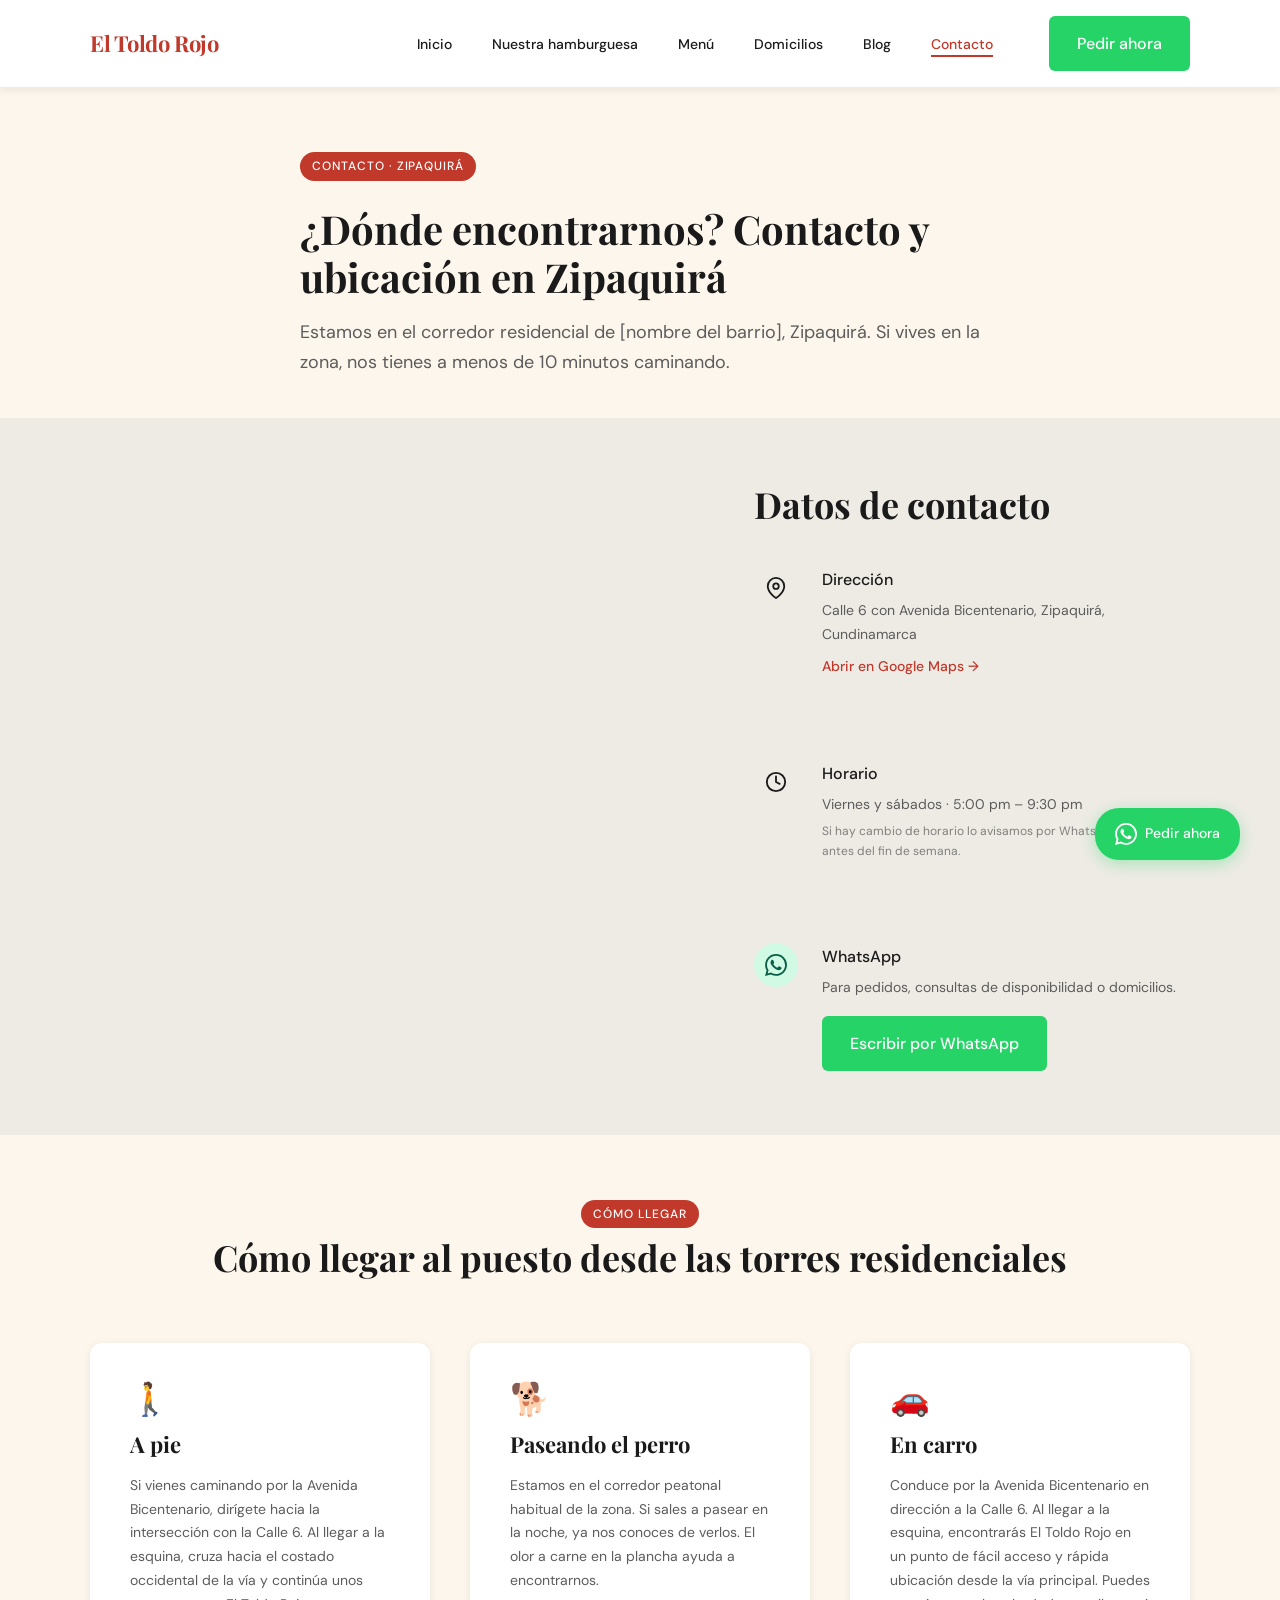
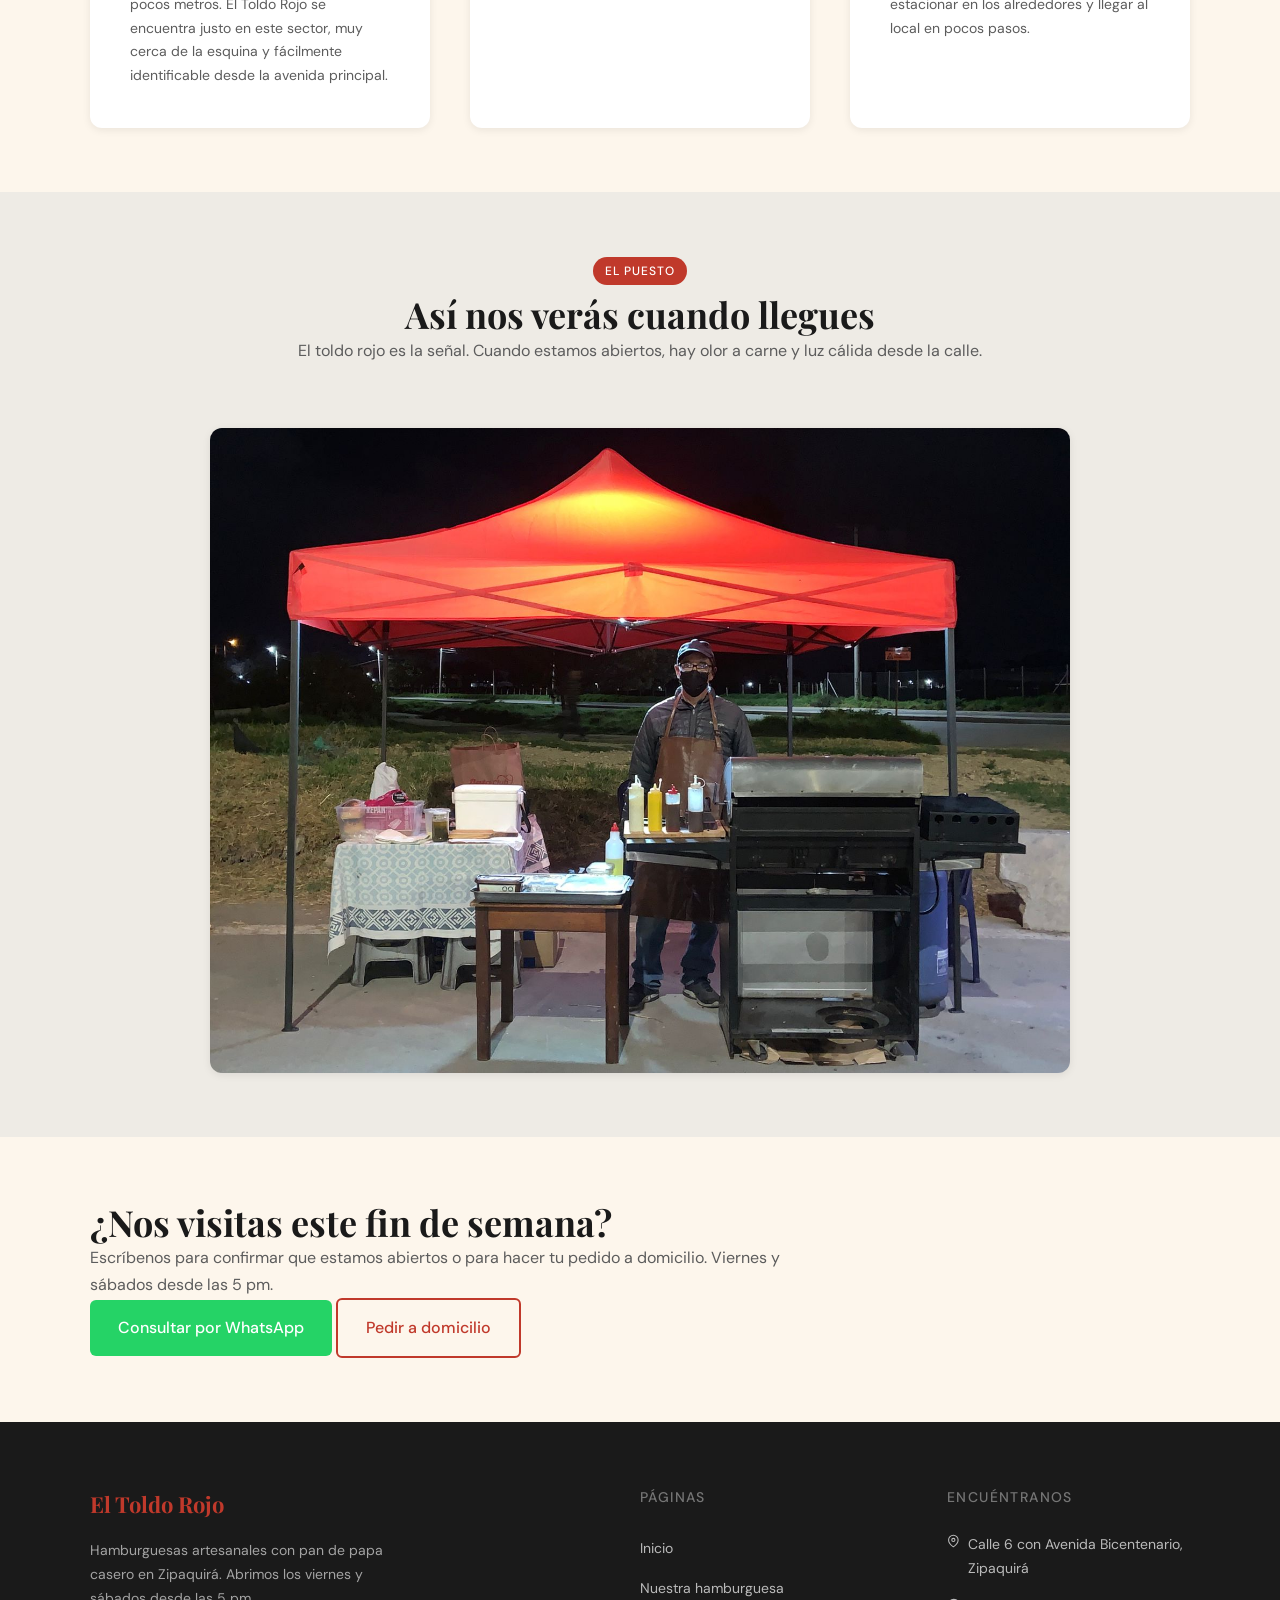
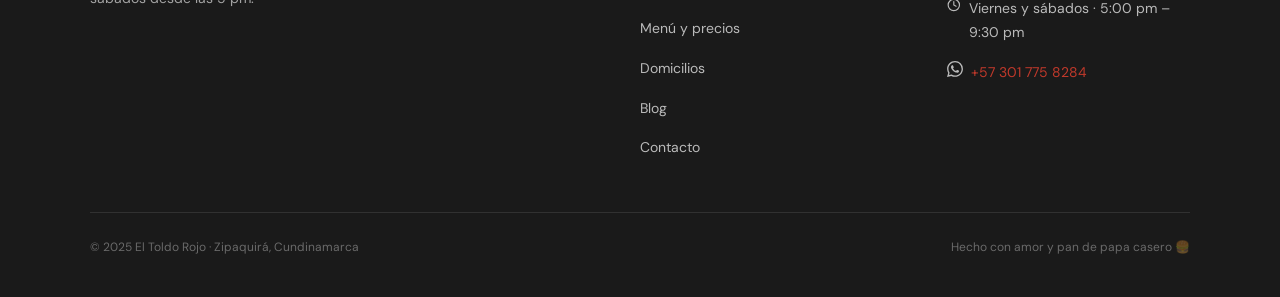
<file: pages/contacto.html>
<!DOCTYPE html>
<html lang="es">
<head>
  <meta charset="UTF-8">
  <meta name="viewport" content="width=device-width, initial-scale=1.0">

  <title>Contacto y Ubicación — El Toldo Rojo en Zipaquirá</title>
  <meta name="description" content="Encuéntranos en Zipaquirá. Horario: viernes y sábados de 5 pm a 9:30 pm. Escríbenos por WhatsApp para confirmar disponibilidad o pedir a domicilio.">
  <meta name="robots" content="index, follow">
  <link rel="canonical" href="https://eltoldorojo.com/pages/contacto.html">

  <meta property="og:type"        content="website">
  <meta property="og:url"         content="https://eltoldorojo.com/pages/contacto.html">
  <meta property="og:title"       content="Contacto y Ubicación — El Toldo Rojo Zipaquirá">
  <meta property="og:description" content="Puesto de hamburguesas artesanales en Zipaquirá. Viernes y sábados 5 pm – 9:30 pm. WhatsApp disponible para pedidos y consultas.">
  <meta property="og:image"       content="/assets/images/og/og-image.jpg">

  <link rel="icon" href="/assets/images/logo/favicon.ico">

  <link rel="preconnect" href="https://fonts.googleapis.com">
  <link rel="preconnect" href="https://fonts.gstatic.com" crossorigin>
  <link href="https://fonts.googleapis.com/css2?family=Playfair+Display:wght@700&family=DM+Sans:wght@400;500&display=swap" rel="stylesheet">

  <link rel="stylesheet" href="/assets/css/main.css">
  <link rel="stylesheet" href="/assets/css/components.css">
  <link rel="stylesheet" href="/assets/css/pages/landings.css">
</head>

<body>

  <!-- HEADER -->
  <header class="header">
    <div class="contenedor">
      <div class="header__inner">
        <a href="/index.html" class="header__logo" aria-label="El Toldo Rojo — Ir al inicio">
          <span class="header__logo-placeholder">El Toldo Rojo</span>
        </a>
        <button class="nav__toggle" aria-label="Abrir menú" aria-expanded="false">
          <span></span><span></span><span></span>
        </button>
        <nav aria-label="Navegación principal">
          <ul class="nav__lista">
            <li><a href="/index.html"                       class="nav__enlace">Inicio</a></li>
            <li><a href="/pages/hamburguesa-artesanal.html" class="nav__enlace">Nuestra hamburguesa</a></li>
            <li><a href="/pages/menu.html"                  class="nav__enlace">Menú</a></li>
            <li><a href="/pages/domicilios.html"            class="nav__enlace">Domicilios</a></li>
            <li><a href="/pages/blog/index.html"            class="nav__enlace">Blog</a></li>
            <li><a href="/pages/contacto.html"              class="nav__enlace nav__enlace--activo">Contacto</a></li>
            <li class="nav__cta">
              <a href="https://wa.me/573017758284?text=Hola%2C%20quiero%20hacer%20un%20pedido"
                 class="btn btn-whatsapp" target="_blank" rel="noopener noreferrer">Pedir ahora</a>
            </li>
          </ul>
        </nav>
      </div>
    </div>
  </header>


  <main>

    <!-- HERO CONTACTO -->
    <section class="pagina-hero seccion-clara" aria-label="Contacto y ubicación">
      <div class="contenedor pagina-hero__inner">
        <span class="badge">Contacto · Zipaquirá</span>
        <h1>¿Dónde encontrarnos? Contacto y ubicación en Zipaquirá</h1>
        <p>Estamos en el corredor residencial de [nombre del barrio], Zipaquirá. Si vives en la zona, nos tienes a menos de 10 minutos caminando.</p>
      </div>
    </section>


    <!-- MAPA + DATOS -->
    <section class="seccion seccion-gris" aria-label="Mapa y datos de contacto">
      <div class="contenedor contacto__grid">

        <!-- Mapa -->
        <div class="contacto__mapa">
         <iframe src="https://www.google.com/maps/embed?pb=!1m18!1m12!1m3!1d1987.2785980349165!2d-73.99113491655!3d5.012944123070641!2m3!1f0!2f0!3f0!3m2!1i1024!2i768!4f13.1!3m3!1m2!1s0x8e407100246a59a3%3A0xf64cf59ac1ba0bac!2sCampo%20deportivo%20Frasica%20FC!5e0!3m2!1ses-419!2sco!4v1779239547379!5m2!1ses-419!2sco" width="600" height="450" style="border:0;" allowfullscreen="" loading="lazy" referrerpolicy="no-referrer-when-downgrade"></iframe>
        </div>

        <!-- Datos de contacto -->
        <div class="contacto__datos">

          <div class="contacto__bloque">
            <h2>Datos de contacto</h2>
          </div>

          <div class="contacto__item">
            <div class="contacto__item-icono" aria-hidden="true">
              <svg xmlns="http://www.w3.org/2000/svg" width="22" height="22" viewBox="0 0 24 24" fill="none" stroke="currentColor" stroke-width="2" stroke-linecap="round" stroke-linejoin="round"><path d="M21 10c0 7-9 13-9 13s-9-6-9-13a9 9 0 0 1 18 0z"/><circle cx="12" cy="10" r="3"/></svg>
            </div>
            <div>
              <strong>Dirección</strong>
              <p>Calle 6 con Avenida Bicentenario, Zipaquirá, Cundinamarca</p>
              <a href="https://maps.app.goo.gl/Td34TymxHBWLH1bv8"
                 target="_blank" rel="noopener noreferrer"
                 class="contacto__enlace">
                Abrir en Google Maps →
              </a>
            </div>
          </div>

          <div class="contacto__item">
            <div class="contacto__item-icono" aria-hidden="true">
              <svg xmlns="http://www.w3.org/2000/svg" width="22" height="22" viewBox="0 0 24 24" fill="none" stroke="currentColor" stroke-width="2" stroke-linecap="round" stroke-linejoin="round"><circle cx="12" cy="12" r="10"/><polyline points="12 6 12 12 16 14"/></svg>
            </div>
            <div>
              <strong>Horario</strong>
              <p>Viernes y sábados · 5:00 pm – 9:30 pm</p>
              <p class="contacto__nota">Si hay cambio de horario lo avisamos por WhatsApp y redes antes del fin de semana.</p>
            </div>
          </div>

          <div class="contacto__item">
            <div class="contacto__item-icono contacto__item-icono--verde" aria-hidden="true">
              <svg xmlns="http://www.w3.org/2000/svg" width="22" height="22" viewBox="0 0 24 24" fill="currentColor"><path d="M17.472 14.382c-.297-.149-1.758-.867-2.03-.967-.273-.099-.471-.148-.67.15-.197.297-.767.966-.94 1.164-.173.199-.347.223-.644.075-.297-.15-1.255-.463-2.39-1.475-.883-.788-1.48-1.761-1.653-2.059-.173-.297-.018-.458.13-.606.134-.133.298-.347.446-.52.149-.174.198-.298.298-.497.099-.198.05-.371-.025-.52-.075-.149-.669-1.612-.916-2.207-.242-.579-.487-.5-.669-.51-.173-.008-.371-.01-.57-.01-.198 0-.52.074-.792.372-.272.297-1.04 1.016-1.04 2.479 0 1.462 1.065 2.875 1.213 3.074.149.198 2.096 3.2 5.077 4.487.709.306 1.262.489 1.694.625.712.227 1.36.195 1.871.118.571-.085 1.758-.719 2.006-1.413.248-.694.248-1.289.173-1.413-.074-.124-.272-.198-.57-.347m-5.421 7.403h-.004a9.87 9.87 0 0 1-5.031-1.378l-.361-.214-3.741.982.998-3.648-.235-.374a9.86 9.86 0 0 1-1.51-5.26c.001-5.45 4.436-9.884 9.888-9.884 2.64 0 5.122 1.03 6.988 2.898a9.825 9.825 0 0 1 2.893 6.994c-.003 5.45-4.437 9.884-9.885 9.884m8.413-18.297A11.815 11.815 0 0 0 12.05 0C5.495 0 .16 5.335.157 11.892c0 2.096.547 4.142 1.588 5.945L.057 24l6.305-1.654a11.882 11.882 0 0 0 5.683 1.448h.005c6.554 0 11.89-5.335 11.893-11.893a11.821 11.821 0 0 0-3.48-8.413z"/></svg>
            </div>
            <div>
              <strong>WhatsApp</strong>
              <p>Para pedidos, consultas de disponibilidad o domicilios.</p>
              <a href="https://wa.me/573017758284?text=Hola%2C%20quiero%20hacer%20un%20pedido"
                 class="btn btn-whatsapp" target="_blank" rel="noopener noreferrer"
                 style="margin-top: var(--espacio-sm); display:inline-flex;">
                Escribir por WhatsApp
              </a>
            </div>
          </div>

          <!-- <div class="contacto__item">
            <div class="contacto__item-icono" aria-hidden="true">
              <svg xmlns="http://www.w3.org/2000/svg" width="22" height="22" viewBox="0 0 24 24" fill="none" stroke="currentColor" stroke-width="2" stroke-linecap="round" stroke-linejoin="round"><rect x="2" y="2" width="20" height="20" rx="5" ry="5"/><path d="M16 11.37A4 4 0 1 1 12.63 8 4 4 0 0 1 16 11.37z"/><line x1="17.5" y1="6.5" x2="17.51" y2="6.5"/></svg>
            </div>
            <div>
              <strong>Redes sociales</strong>
              <p>Síguenos para saber cuándo estamos abiertos cada fin de semana.</p>

              <div class="contacto__redes">
                <a href="#" target="_blank" rel="noopener noreferrer" class="contacto__red">Instagram</a>
                <a href="#" target="_blank" rel="noopener noreferrer" class="contacto__red">Facebook</a>
                <a href="#" target="_blank" rel="noopener noreferrer" class="contacto__red">TikTok</a>
              </div>
            </div>
          </div> -->

        </div>
      </div>
    </section>


    <!-- CÓMO LLEGAR -->
    <section class="seccion seccion-clara" aria-label="Cómo llegar al puesto">
      <div class="contenedor">
        <div class="seccion__cabecera">
          <span class="badge">Cómo llegar</span>
          <h2>Cómo llegar al puesto desde las torres residenciales</h2>
        </div>

        <div class="llegada__grid">
          <div class="llegada__opcion">
            <span class="llegada__icono" aria-hidden="true">🚶</span>
            <h3>A pie</h3>
            <p>Si vienes caminando por la Avenida Bicentenario, dirígete hacia la intersección con la Calle 6. Al llegar a la esquina, cruza hacia el costado occidental de la vía y continúa unos pocos metros. El Toldo Rojo se encuentra justo en este sector, muy cerca de la esquina y fácilmente identificable desde la avenida principal.</p>
          </div>
          <div class="llegada__opcion">
            <span class="llegada__icono" aria-hidden="true">🐕</span>
            <h3>Paseando el perro</h3>
            <p>Estamos en el corredor peatonal habitual de la zona. Si sales a pasear en la noche, ya nos conoces de verlos. El olor a carne en la plancha ayuda a encontrarnos.</p>
          </div>
          <div class="llegada__opcion">
            <span class="llegada__icono" aria-hidden="true">🚗</span>
            <h3>En carro</h3>
            <p>Conduce por la Avenida Bicentenario en dirección a la Calle 6. Al llegar a la esquina, encontrarás El Toldo Rojo en un punto de fácil acceso y rápida ubicación desde la vía principal. Puedes estacionar en los alrededores y llegar al local en pocos pasos.</p>
          </div>
        </div>
      </div>
    </section>


    <!-- FOTO DEL PUESTO -->
    <section class="seccion seccion-gris" aria-label="El puesto El Toldo Rojo de noche">
      <div class="contenedor">
        <div class="seccion__cabecera">
          <span class="badge">El puesto</span>
          <h2>Así nos verás cuando llegues</h2>
          <p>El toldo rojo es la señal. Cuando estamos abiertos, hay olor a carne y luz cálida desde la calle.</p>
        </div>

        <div class="puesto__fotos">
               <img src="/assets/images/puesto/toldo-rojo-noche.jpg"
                    alt="Puesto El Toldo Rojo de noche en Zipaquirá" width="1000" height="600" loading="lazy"> 


          <!-- [PLACEHOLDER equipo.jpg]
               Foto del equipo/familia trabajando en el puesto.
               Tamaño: 1000x600px WebP.
               <img src="/assets/images/puesto/equipo.jpg"
                    alt="Equipo de El Toldo Rojo preparando hamburguesas" width="1000" height="600" loading="lazy"> -->
          <!-- <div class="placeholder-imagen" style="height:360px; border-radius: var(--radio-md); margin-top: var(--espacio-md);">
            📸 El equipo trabajando<br>
            <small>equipo.jpg — 1000×600px</small>
          </div> -->
        </div>
      </div>
    </section>


    <!-- CTA FINAL -->
    <section class="seccion cta-final" aria-label="Llamada a la acción final">
      <div class="contenedor cta-final__inner">
        <h2>¿Nos visitas este fin de semana?</h2>
        <p>Escríbenos para confirmar que estamos abiertos o para hacer tu pedido a domicilio. Viernes y sábados desde las 5 pm.</p>
        <div class="cta-final__botones">
          <a href="https://wa.me/573017758284?text=Hola%2C%20%C2%BFestar%C3%A1n%20abiertos%20este%20fin%20de%20semana%3F"
             class="btn btn-whatsapp" target="_blank" rel="noopener noreferrer">
            Consultar por WhatsApp
          </a>
          <a href="/pages/domicilios.html" class="btn btn-secundario">Pedir a domicilio</a>
        </div>
      </div>
    </section>

  </main>


  <!-- FOOTER -->
  <footer class="footer">
    <div class="contenedor">
      <div class="footer__grid">
        <div class="footer__marca">
          <span class="footer__logo-placeholder">El Toldo Rojo</span>
          <p>Hamburguesas artesanales con pan de papa casero en Zipaquirá. Abrimos los viernes y sábados desde las 5 pm.</p>
        </div>
        <div>
          <p class="footer__titulo">Páginas</p>
          <ul class="footer__enlaces">
            <li><a href="/index.html">Inicio</a></li>
            <li><a href="/pages/hamburguesa-artesanal.html">Nuestra hamburguesa</a></li>
            <li><a href="/pages/menu.html">Menú y precios</a></li>
            <li><a href="/pages/domicilios.html">Domicilios</a></li>
            <li><a href="/pages/blog/index.html">Blog</a></li>
            <li><a href="/pages/contacto.html">Contacto</a></li>
          </ul>
        </div>
        <div>
          <p class="footer__titulo">Encuéntranos</p>
          <div class="footer__dato">
            <svg xmlns="http://www.w3.org/2000/svg" width="16" height="16" viewBox="0 0 24 24" fill="none" stroke="currentColor" stroke-width="2" stroke-linecap="round" stroke-linejoin="round" aria-hidden="true"><path d="M21 10c0 7-9 13-9 13s-9-6-9-13a9 9 0 0 1 18 0z"/><circle cx="12" cy="10" r="3"/></svg>
            <span>Calle 6 con Avenida Bicentenario, Zipaquirá</span>
          </div>
          <div class="footer__dato">
            <svg xmlns="http://www.w3.org/2000/svg" width="16" height="16" viewBox="0 0 24 24" fill="none" stroke="currentColor" stroke-width="2" stroke-linecap="round" stroke-linejoin="round" aria-hidden="true"><circle cx="12" cy="12" r="10"/><polyline points="12 6 12 12 16 14"/></svg>
            <span>Viernes y sábados · 5:00 pm – 9:30 pm</span>
          </div>
          <div class="footer__dato">
            <svg xmlns="http://www.w3.org/2000/svg" width="16" height="16" viewBox="0 0 24 24" fill="currentColor" aria-hidden="true"><path d="M17.472 14.382c-.297-.149-1.758-.867-2.03-.967-.273-.099-.471-.148-.67.15-.197.297-.767.966-.94 1.164-.173.199-.347.223-.644.075-.297-.15-1.255-.463-2.39-1.475-.883-.788-1.48-1.761-1.653-2.059-.173-.297-.018-.458.13-.606.134-.133.298-.347.446-.52.149-.174.198-.298.298-.497.099-.198.05-.371-.025-.52-.075-.149-.669-1.612-.916-2.207-.242-.579-.487-.5-.669-.51-.173-.008-.371-.01-.57-.01-.198 0-.52.074-.792.372-.272.297-1.04 1.016-1.04 2.479 0 1.462 1.065 2.875 1.213 3.074.149.198 2.096 3.2 5.077 4.487.709.306 1.262.489 1.694.625.712.227 1.36.195 1.871.118.571-.085 1.758-.719 2.006-1.413.248-.694.248-1.289.173-1.413-.074-.124-.272-.198-.57-.347m-5.421 7.403h-.004a9.87 9.87 0 0 1-5.031-1.378l-.361-.214-3.741.982.998-3.648-.235-.374a9.86 9.86 0 0 1-1.51-5.26c.001-5.45 4.436-9.884 9.888-9.884 2.64 0 5.122 1.03 6.988 2.898a9.825 9.825 0 0 1 2.893 6.994c-.003 5.45-4.437 9.884-9.885 9.884m8.413-18.297A11.815 11.815 0 0 0 12.05 0C5.495 0 .16 5.335.157 11.892c0 2.096.547 4.142 1.588 5.945L.057 24l6.305-1.654a11.882 11.882 0 0 0 5.683 1.448h.005c6.554 0 11.89-5.335 11.893-11.893a11.821 11.821 0 0 0-3.48-8.413z"/></svg>
            <a href="https://wa.me/573017758284" target="_blank" rel="noopener noreferrer">+57 301 775 8284</a>
          </div>
        </div>
      </div>
      <div class="footer__bottom">
        <span>© 2025 El Toldo Rojo · Zipaquirá, Cundinamarca</span>
        <span>Hecho con amor y pan de papa casero 🍔</span>
      </div>
    </div>
  </footer>

  <a href="https://wa.me/573017758284?text=Hola%2C%20quiero%20hacer%20un%20pedido%20a%20El%20Toldo%20Rojo"
     class="whatsapp-flotante" target="_blank" rel="noopener noreferrer"
     aria-label="Chatear por WhatsApp con El Toldo Rojo">
    <svg xmlns="http://www.w3.org/2000/svg" viewBox="0 0 24 24" fill="currentColor" aria-hidden="true"><path d="M17.472 14.382c-.297-.149-1.758-.867-2.03-.967-.273-.099-.471-.148-.67.15-.197.297-.767.966-.94 1.164-.173.199-.347.223-.644.075-.297-.15-1.255-.463-2.39-1.475-.883-.788-1.48-1.761-1.653-2.059-.173-.297-.018-.458.13-.606.134-.133.298-.347.446-.52.149-.174.198-.298.298-.497.099-.198.05-.371-.025-.52-.075-.149-.669-1.612-.916-2.207-.242-.579-.487-.5-.669-.51-.173-.008-.371-.01-.57-.01-.198 0-.52.074-.792.372-.272.297-1.04 1.016-1.04 2.479 0 1.462 1.065 2.875 1.213 3.074.149.198 2.096 3.2 5.077 4.487.709.306 1.262.489 1.694.625.712.227 1.36.195 1.871.118.571-.085 1.758-.719 2.006-1.413.248-.694.248-1.289.173-1.413-.074-.124-.272-.198-.57-.347m-5.421 7.403h-.004a9.87 9.87 0 0 1-5.031-1.378l-.361-.214-3.741.982.998-3.648-.235-.374a9.86 9.86 0 0 1-1.51-5.26c.001-5.45 4.436-9.884 9.888-9.884 2.64 0 5.122 1.03 6.988 2.898a9.825 9.825 0 0 1 2.893 6.994c-.003 5.45-4.437 9.884-9.885 9.884m8.413-18.297A11.815 11.815 0 0 0 12.05 0C5.495 0 .16 5.335.157 11.892c0 2.096.547 4.142 1.588 5.945L.057 24l6.305-1.654a11.882 11.882 0 0 0 5.683 1.448h.005c6.554 0 11.89-5.335 11.893-11.893a11.821 11.821 0 0 0-3.48-8.413z"/></svg>
    <span>Pedir ahora</span>
  </a>

  <script src="/assets/js/main.js"></script>
</body>
</html>
</file>
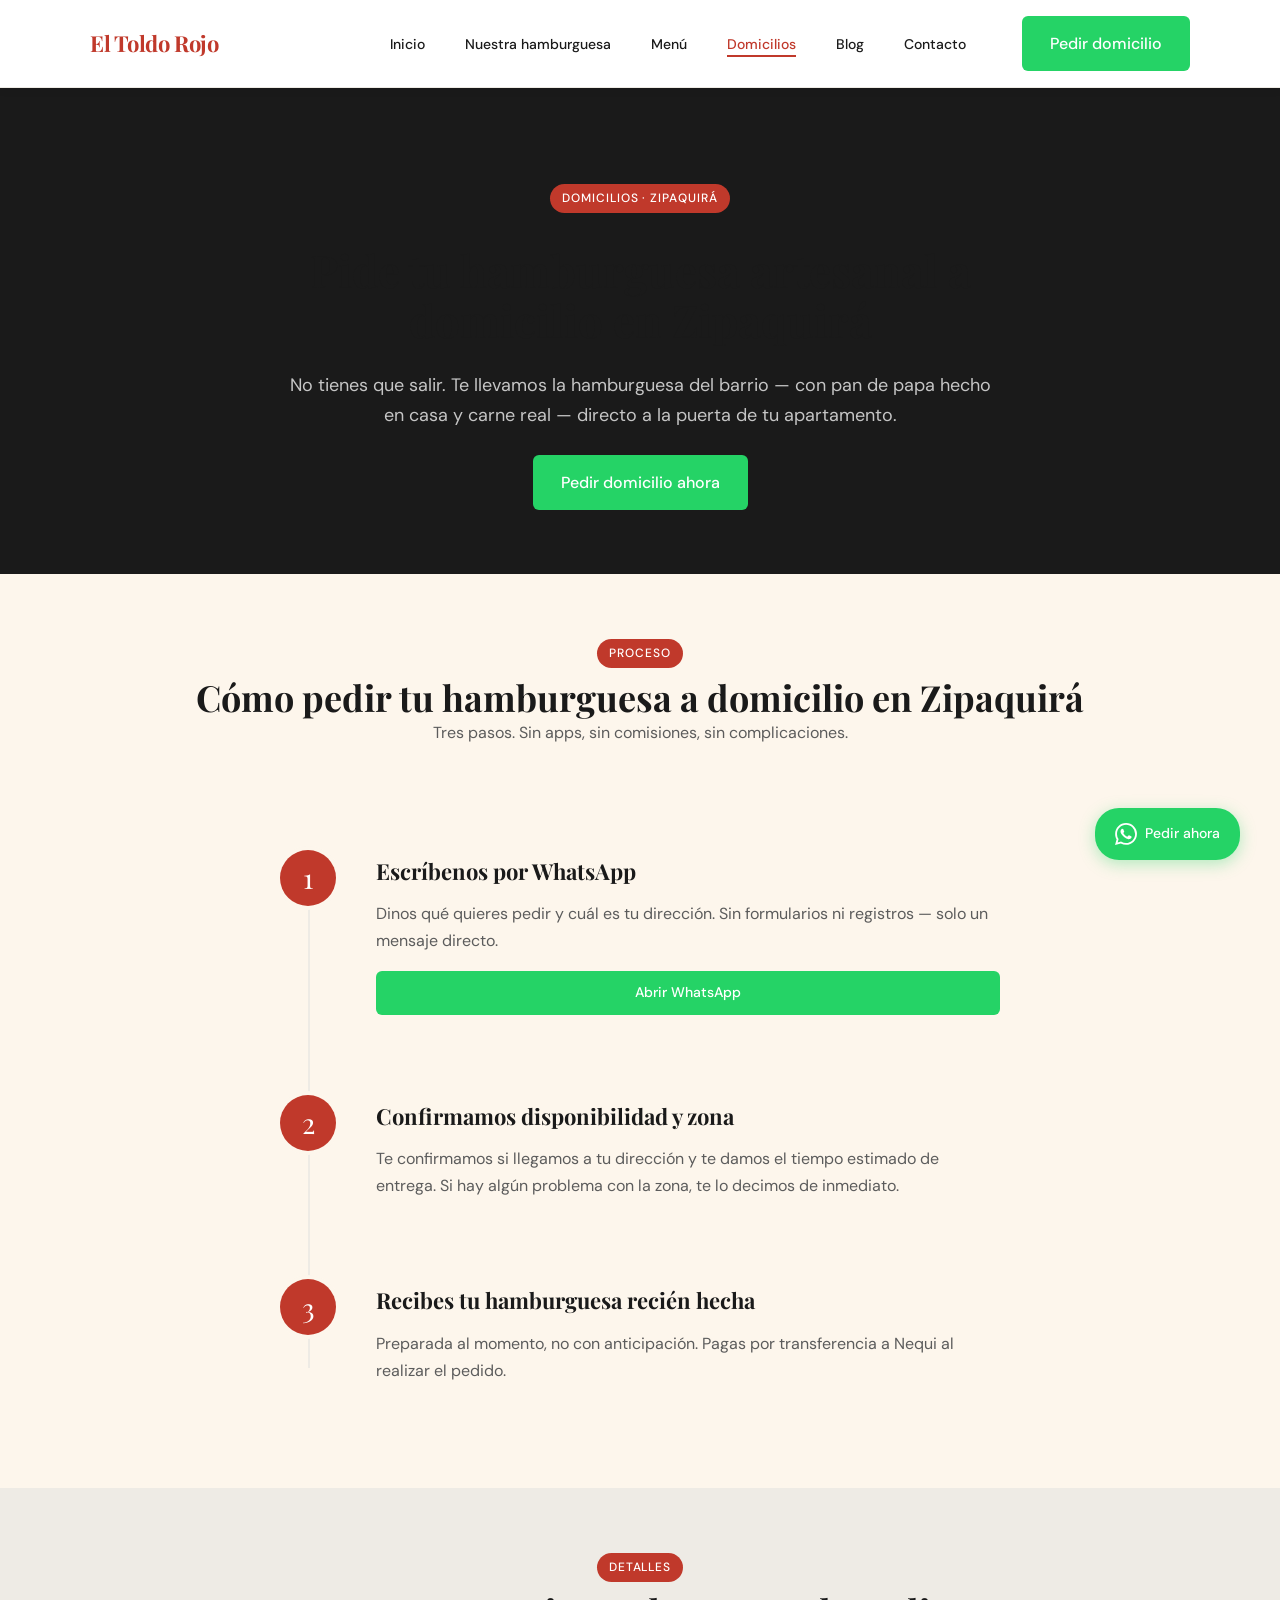
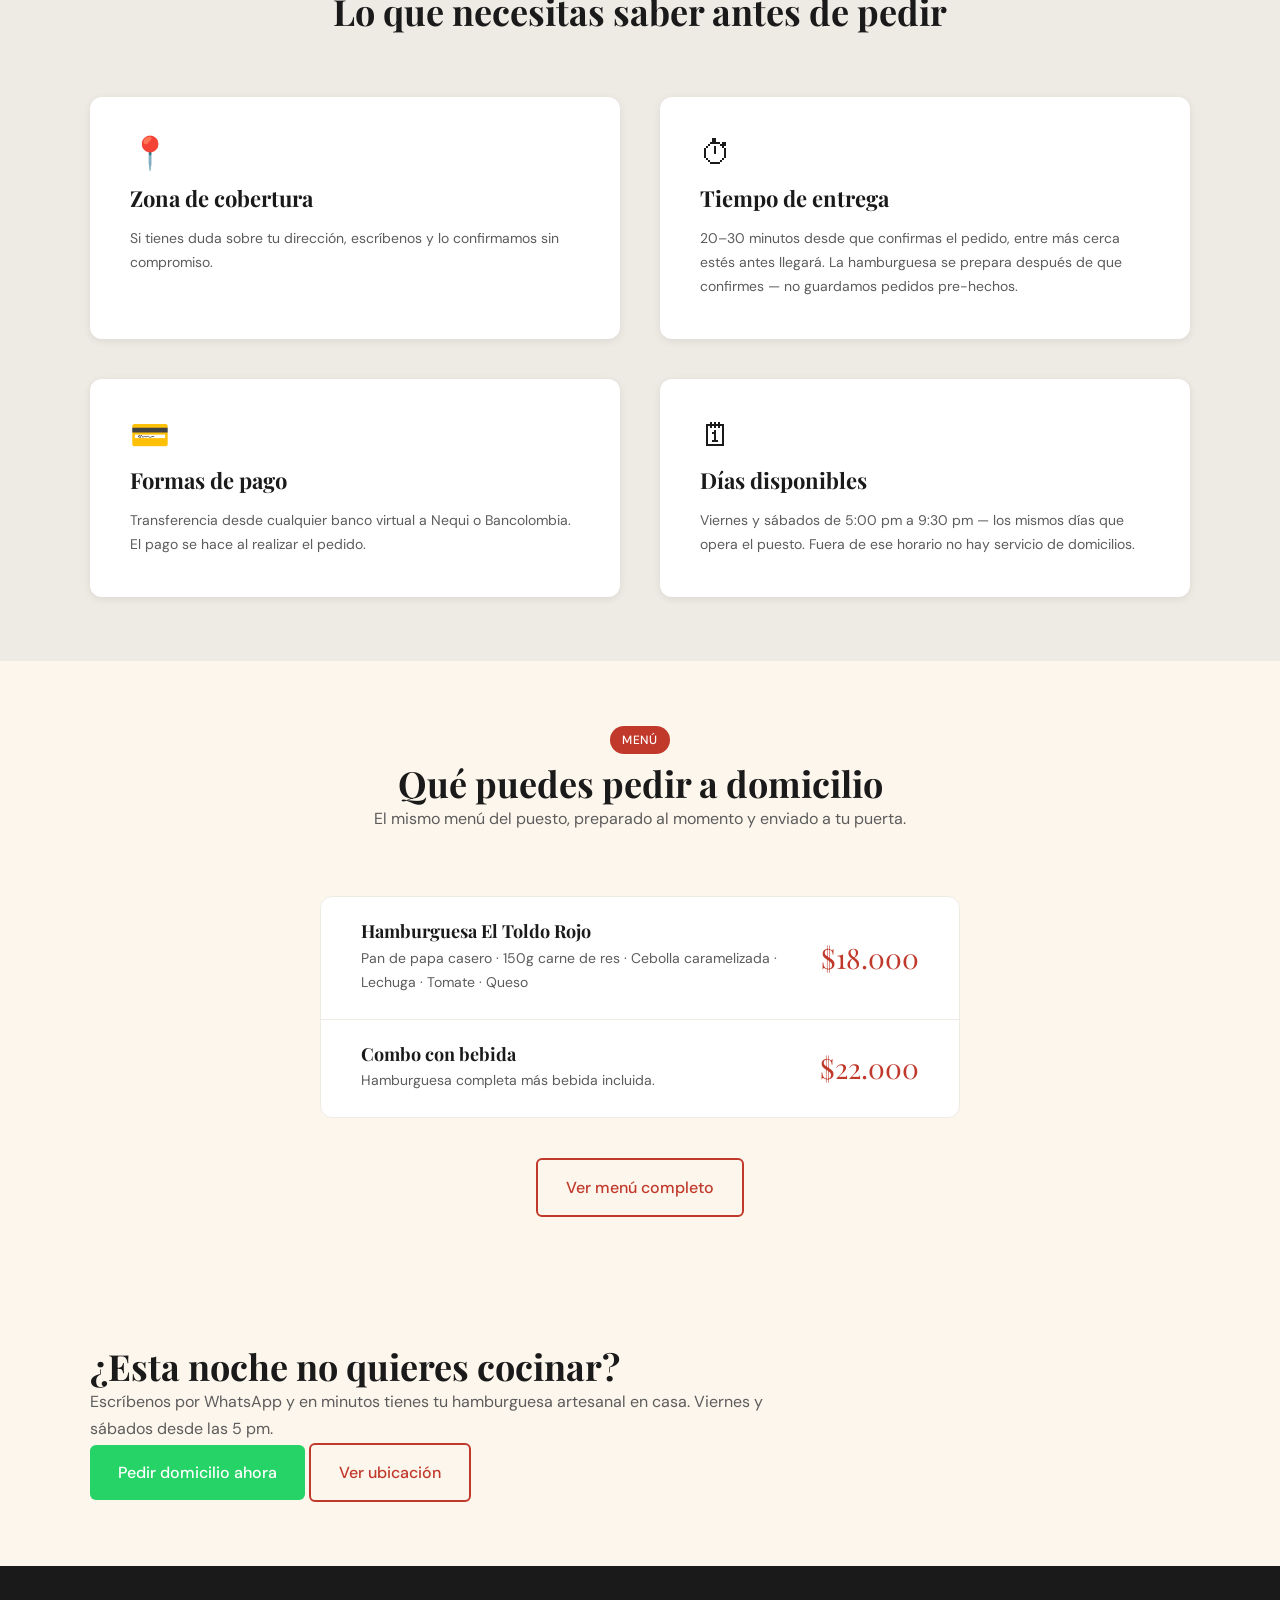
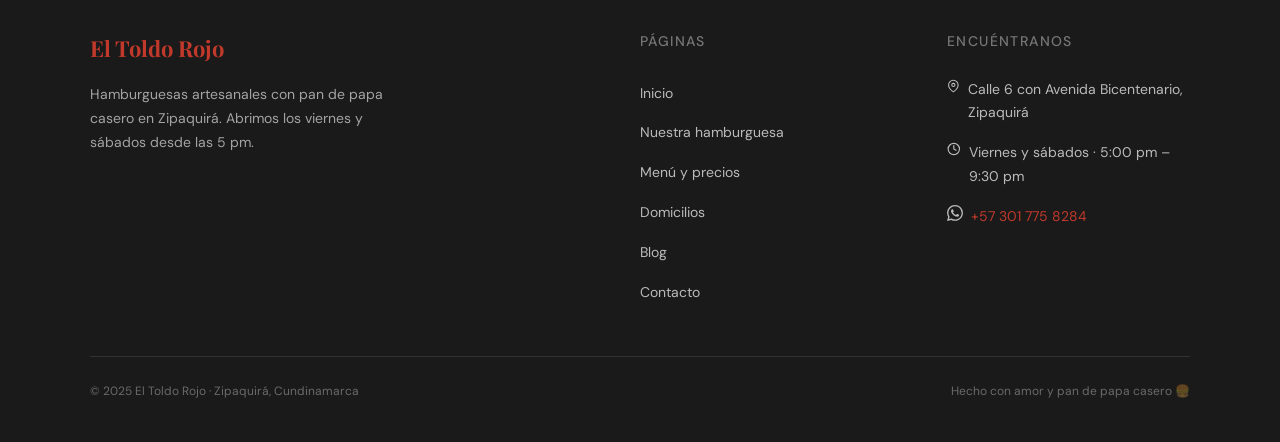
<file: pages/domicilios.html>
<!DOCTYPE html>
<html lang="es">
<head>
  <meta charset="UTF-8">
  <meta name="viewport" content="width=device-width, initial-scale=1.0">

  <title>Domicilios en Zipaquirá — Hamburguesas a Tu Puerta | El Toldo Rojo</title>
  <meta name="description" content="Pide tu hamburguesa artesanal a domicilio en Zipaquirá. Pan de papa casero y carne 100% de res directo a tu apartamento. Pedidos por WhatsApp. Pago en efectivo o Nequi.">
  <meta name="robots" content="index, follow">
  <link rel="canonical" href="https://eltoldorojo.com/pages/domicilios.html">

  <meta property="og:type"        content="website">
  <meta property="og:url"         content="https://eltoldorojo.com/pages/domicilios.html">
  <meta property="og:title"       content="Domicilios en Zipaquirá — El Toldo Rojo">
  <meta property="og:description" content="Hamburguesa artesanal a domicilio en Zipaquirá. Pedidos por WhatsApp. Pan de papa casero, carne 100% de res.">
  <meta property="og:image"       content="/assets/images/og/og-image.jpg">

  <link rel="icon" href="/assets/images/logo/favicon.ico">

  <link rel="preconnect" href="https://fonts.googleapis.com">
  <link rel="preconnect" href="https://fonts.gstatic.com" crossorigin>
  <link href="https://fonts.googleapis.com/css2?family=Playfair+Display:wght@700&family=DM+Sans:wght@400;500&display=swap" rel="stylesheet">

  <link rel="stylesheet" href="/assets/css/main.css">
  <link rel="stylesheet" href="/assets/css/components.css">
  <link rel="stylesheet" href="/assets/css/pages/landings.css">
</head>

<body>

  <!-- HEADER -->
  <header class="header">
    <div class="contenedor">
      <div class="header__inner">
        <a href="/index.html" class="header__logo" aria-label="El Toldo Rojo — Ir al inicio">
          <span class="header__logo-placeholder">El Toldo Rojo</span>
        </a>
        <button class="nav__toggle" aria-label="Abrir menú" aria-expanded="false">
          <span></span><span></span><span></span>
        </button>
        <nav aria-label="Navegación principal">
          <ul class="nav__lista">
            <li><a href="/index.html"                       class="nav__enlace">Inicio</a></li>
            <li><a href="/pages/hamburguesa-artesanal.html" class="nav__enlace">Nuestra hamburguesa</a></li>
            <li><a href="/pages/menu.html"                  class="nav__enlace">Menú</a></li>
            <li><a href="/pages/domicilios.html"            class="nav__enlace nav__enlace--activo">Domicilios</a></li>
            <li><a href="/pages/blog/index.html"            class="nav__enlace">Blog</a></li>
            <li><a href="/pages/contacto.html"              class="nav__enlace">Contacto</a></li>
            <li class="nav__cta">
              <a href="https://wa.me/573017758284?text=Hola%2C%20quiero%20pedir%20un%20domicilio"
                 class="btn btn-whatsapp" target="_blank" rel="noopener noreferrer">Pedir domicilio</a>
            </li>
          </ul>
        </nav>
      </div>
    </div>
  </header>


  <main>

    <!-- HERO DOMICILIOS -->
    <section class="landing-hero seccion-oscura" aria-label="Domicilios de hamburguesas en Zipaquirá">
      <div class="contenedor landing-hero__grid landing-hero__grid--centrado">
        <div class="landing-hero__texto landing-hero__texto--centrado">
          <span class="badge">Domicilios · Zipaquirá</span>
          <h1>Pide tu hamburguesa artesanal a domicilio en Zipaquirá</h1>
          <p>No tienes que salir. Te llevamos la hamburguesa del barrio — con pan de papa hecho en casa y carne real — directo a la puerta de tu apartamento.</p>
          <a href="https://wa.me/573017758284?text=Hola%2C%20quiero%20pedir%20un%20domicilio"
             class="btn btn-whatsapp" target="_blank" rel="noopener noreferrer">
            Pedir domicilio ahora
          </a>
        </div>
      </div>
    </section>


    <!-- CÓMO FUNCIONA -->
    <section class="seccion seccion-clara" aria-label="Cómo pedir a domicilio">
      <div class="contenedor">
        <div class="seccion__cabecera">
          <span class="badge">Proceso</span>
          <h2>Cómo pedir tu hamburguesa a domicilio en Zipaquirá</h2>
          <p>Tres pasos. Sin apps, sin comisiones, sin complicaciones.</p>
        </div>

        <ol class="pasos-domicilio" aria-label="Pasos para pedir a domicilio">
          <li class="paso-domicilio">
            <div class="paso-domicilio__numero" aria-hidden="true">1</div>
            <div class="paso-domicilio__contenido">
              <h3>Escríbenos por WhatsApp</h3>
              <p>Dinos qué quieres pedir y cuál es tu dirección. Sin formularios ni registros — solo un mensaje directo.</p>
              <a href="https://wa.me/573017758284?text=Hola%2C%20quiero%20pedir%20un%20domicilio"
                 class="btn btn-whatsapp btn--sm" target="_blank" rel="noopener noreferrer">
                Abrir WhatsApp
              </a>
            </div>
          </li>

          <li class="paso-domicilio">
            <div class="paso-domicilio__numero" aria-hidden="true">2</div>
            <div class="paso-domicilio__contenido">
              <h3>Confirmamos disponibilidad y zona</h3>
              <p>Te confirmamos si llegamos a tu dirección y te damos el tiempo estimado de entrega. Si hay algún problema con la zona, te lo decimos de inmediato.</p>
            </div>
          </li>

          <li class="paso-domicilio">
            <div class="paso-domicilio__numero" aria-hidden="true">3</div>
            <div class="paso-domicilio__contenido">
              <h3>Recibes tu hamburguesa recién hecha</h3>
              <p>Preparada al momento, no con anticipación. Pagas por transferencia a Nequi al realizar el pedido.</p>
            </div>
          </li>
        </ol>
      </div>
    </section>


    <!-- INFO DOMICILIO -->
    <section class="seccion seccion-gris" aria-label="Información del servicio de domicilios">
      <div class="contenedor">
        <div class="seccion__cabecera">
          <span class="badge">Detalles</span>
          <h2>Lo que necesitas saber antes de pedir</h2>
        </div>

        <div class="info-grid">
          <div class="info-bloque">
            <span class="info-bloque__icono" aria-hidden="true">📍</span>
            <h3>Zona de cobertura</h3>
            <p>Si tienes duda sobre tu dirección, escríbenos y lo confirmamos sin compromiso.</p>
          </div>
          <div class="info-bloque">
            <span class="info-bloque__icono" aria-hidden="true">⏱</span>
            <h3>Tiempo de entrega</h3>
            <p>20–30 minutos desde que confirmas el pedido, entre más cerca estés antes llegará. La hamburguesa se prepara después de que confirmes — no guardamos pedidos pre-hechos.</p>
          </div>
          <div class="info-bloque">
            <span class="info-bloque__icono" aria-hidden="true">💳</span>
            <h3>Formas de pago</h3>
            <p>Transferencia desde cualquier banco virtual a Nequi o Bancolombia. El pago se hace al realizar el pedido.</p>
          </div>
          <div class="info-bloque">
            <span class="info-bloque__icono" aria-hidden="true">🗓</span>
            <h3>Días disponibles</h3>
            <p>Viernes y sábados de 5:00 pm a 9:30 pm — los mismos días que opera el puesto. Fuera de ese horario no hay servicio de domicilios.</p>
          </div>
        </div>
      </div>
    </section>


    <!-- MENÚ RÁPIDO EN DOMICILIOS -->
    <section class="seccion seccion-clara" aria-label="Qué puedes pedir a domicilio">
      <div class="contenedor">
        <div class="seccion__cabecera">
          <span class="badge">Menú</span>
          <h2>Qué puedes pedir a domicilio</h2>
          <p>El mismo menú del puesto, preparado al momento y enviado a tu puerta.</p>
        </div>

        <div class="menu-domicilio__grid">
          <div class="menu-domicilio__item">
            <div class="menu-domicilio__info">
              <h3>Hamburguesa El Toldo Rojo</h3>
              <p>Pan de papa casero · 150g carne de res · Cebolla caramelizada · Lechuga · Tomate · Queso</p>
            </div>
            <span class="menu-domicilio__precio">$18.000</span>
          </div>
          <div class="menu-domicilio__item">
            <div class="menu-domicilio__info">
              <h3>Combo con bebida</h3>
              <p>Hamburguesa completa más bebida incluida.</p>
            </div>
            <span class="menu-domicilio__precio">$22.000</span>
          </div>
        </div>

        <div style="text-align:center; margin-top: var(--espacio-lg);">
          <a href="/pages/menu.html" class="btn btn-secundario">Ver menú completo</a>
        </div>
      </div>
    </section>


    <!-- CTA FINAL -->
    <section class="seccion cta-final" aria-label="Pedir domicilio ahora">
      <div class="contenedor cta-final__inner">
        <h2>¿Esta noche no quieres cocinar?</h2>
        <p>Escríbenos por WhatsApp y en minutos tienes tu hamburguesa artesanal en casa. Viernes y sábados desde las 5 pm.</p>
        <div class="cta-final__botones">
          <a href="https://wa.me/573017758284?text=Hola%2C%20quiero%20pedir%20un%20domicilio"
             class="btn btn-whatsapp" target="_blank" rel="noopener noreferrer">
            Pedir domicilio ahora
          </a>
          <a href="/pages/contacto.html" class="btn btn-secundario">Ver ubicación</a>
        </div>
      </div>
    </section>

  </main>


  <!-- FOOTER -->
  <footer class="footer">
    <div class="contenedor">
      <div class="footer__grid">
        <div class="footer__marca">
          <span class="footer__logo-placeholder">El Toldo Rojo</span>
          <p>Hamburguesas artesanales con pan de papa casero en Zipaquirá. Abrimos los viernes y sábados desde las 5 pm.</p>
        </div>
        <div>
          <p class="footer__titulo">Páginas</p>
          <ul class="footer__enlaces">
            <li><a href="/index.html">Inicio</a></li>
            <li><a href="/pages/hamburguesa-artesanal.html">Nuestra hamburguesa</a></li>
            <li><a href="/pages/menu.html">Menú y precios</a></li>
            <li><a href="/pages/domicilios.html">Domicilios</a></li>
            <li><a href="/pages/blog/index.html">Blog</a></li>
            <li><a href="/pages/contacto.html">Contacto</a></li>
          </ul>
        </div>
        <div>
          <p class="footer__titulo">Encuéntranos</p>
          <div class="footer__dato">
            <svg xmlns="http://www.w3.org/2000/svg" width="16" height="16" viewBox="0 0 24 24" fill="none" stroke="currentColor" stroke-width="2" stroke-linecap="round" stroke-linejoin="round" aria-hidden="true"><path d="M21 10c0 7-9 13-9 13s-9-6-9-13a9 9 0 0 1 18 0z"/><circle cx="12" cy="10" r="3"/></svg>
            <span>Calle 6 con Avenida Bicentenario, Zipaquirá</span>
          </div>
          <div class="footer__dato">
            <svg xmlns="http://www.w3.org/2000/svg" width="16" height="16" viewBox="0 0 24 24" fill="none" stroke="currentColor" stroke-width="2" stroke-linecap="round" stroke-linejoin="round" aria-hidden="true"><circle cx="12" cy="12" r="10"/><polyline points="12 6 12 12 16 14"/></svg>
            <span>Viernes y sábados · 5:00 pm – 9:30 pm</span>
          </div>
          <div class="footer__dato">
            <svg xmlns="http://www.w3.org/2000/svg" width="16" height="16" viewBox="0 0 24 24" fill="currentColor" aria-hidden="true"><path d="M17.472 14.382c-.297-.149-1.758-.867-2.03-.967-.273-.099-.471-.148-.67.15-.197.297-.767.966-.94 1.164-.173.199-.347.223-.644.075-.297-.15-1.255-.463-2.39-1.475-.883-.788-1.48-1.761-1.653-2.059-.173-.297-.018-.458.13-.606.134-.133.298-.347.446-.52.149-.174.198-.298.298-.497.099-.198.05-.371-.025-.52-.075-.149-.669-1.612-.916-2.207-.242-.579-.487-.5-.669-.51-.173-.008-.371-.01-.57-.01-.198 0-.52.074-.792.372-.272.297-1.04 1.016-1.04 2.479 0 1.462 1.065 2.875 1.213 3.074.149.198 2.096 3.2 5.077 4.487.709.306 1.262.489 1.694.625.712.227 1.36.195 1.871.118.571-.085 1.758-.719 2.006-1.413.248-.694.248-1.289.173-1.413-.074-.124-.272-.198-.57-.347m-5.421 7.403h-.004a9.87 9.87 0 0 1-5.031-1.378l-.361-.214-3.741.982.998-3.648-.235-.374a9.86 9.86 0 0 1-1.51-5.26c.001-5.45 4.436-9.884 9.888-9.884 2.64 0 5.122 1.03 6.988 2.898a9.825 9.825 0 0 1 2.893 6.994c-.003 5.45-4.437 9.884-9.885 9.884m8.413-18.297A11.815 11.815 0 0 0 12.05 0C5.495 0 .16 5.335.157 11.892c0 2.096.547 4.142 1.588 5.945L.057 24l6.305-1.654a11.882 11.882 0 0 0 5.683 1.448h.005c6.554 0 11.89-5.335 11.893-11.893a11.821 11.821 0 0 0-3.48-8.413z"/></svg>
            <a href="https://wa.me/573017758284" target="_blank" rel="noopener noreferrer">+57 301 775 8284</a>
          </div>
        </div>
      </div>
      <div class="footer__bottom">
        <span>© 2025 El Toldo Rojo · Zipaquirá, Cundinamarca</span>
        <span>Hecho con amor y pan de papa casero 🍔</span>
      </div>
    </div>
  </footer>

  <a href="https://wa.me/573017758284?text=Hola%2C%20quiero%20pedir%20un%20domicilio"
     class="whatsapp-flotante" target="_blank" rel="noopener noreferrer"
     aria-label="Chatear por WhatsApp con El Toldo Rojo">
    <svg xmlns="http://www.w3.org/2000/svg" viewBox="0 0 24 24" fill="currentColor" aria-hidden="true"><path d="M17.472 14.382c-.297-.149-1.758-.867-2.03-.967-.273-.099-.471-.148-.67.15-.197.297-.767.966-.94 1.164-.173.199-.347.223-.644.075-.297-.15-1.255-.463-2.39-1.475-.883-.788-1.48-1.761-1.653-2.059-.173-.297-.018-.458.13-.606.134-.133.298-.347.446-.52.149-.174.198-.298.298-.497.099-.198.05-.371-.025-.52-.075-.149-.669-1.612-.916-2.207-.242-.579-.487-.5-.669-.51-.173-.008-.371-.01-.57-.01-.198 0-.52.074-.792.372-.272.297-1.04 1.016-1.04 2.479 0 1.462 1.065 2.875 1.213 3.074.149.198 2.096 3.2 5.077 4.487.709.306 1.262.489 1.694.625.712.227 1.36.195 1.871.118.571-.085 1.758-.719 2.006-1.413.248-.694.248-1.289.173-1.413-.074-.124-.272-.198-.57-.347m-5.421 7.403h-.004a9.87 9.87 0 0 1-5.031-1.378l-.361-.214-3.741.982.998-3.648-.235-.374a9.86 9.86 0 0 1-1.51-5.26c.001-5.45 4.436-9.884 9.888-9.884 2.64 0 5.122 1.03 6.988 2.898a9.825 9.825 0 0 1 2.893 6.994c-.003 5.45-4.437 9.884-9.885 9.884m8.413-18.297A11.815 11.815 0 0 0 12.05 0C5.495 0 .16 5.335.157 11.892c0 2.096.547 4.142 1.588 5.945L.057 24l6.305-1.654a11.882 11.882 0 0 0 5.683 1.448h.005c6.554 0 11.89-5.335 11.893-11.893a11.821 11.821 0 0 0-3.48-8.413z"/></svg>
    <span>Pedir ahora</span>
  </a>

  <script src="/assets/js/main.js"></script>
</body>
</html>
</file>
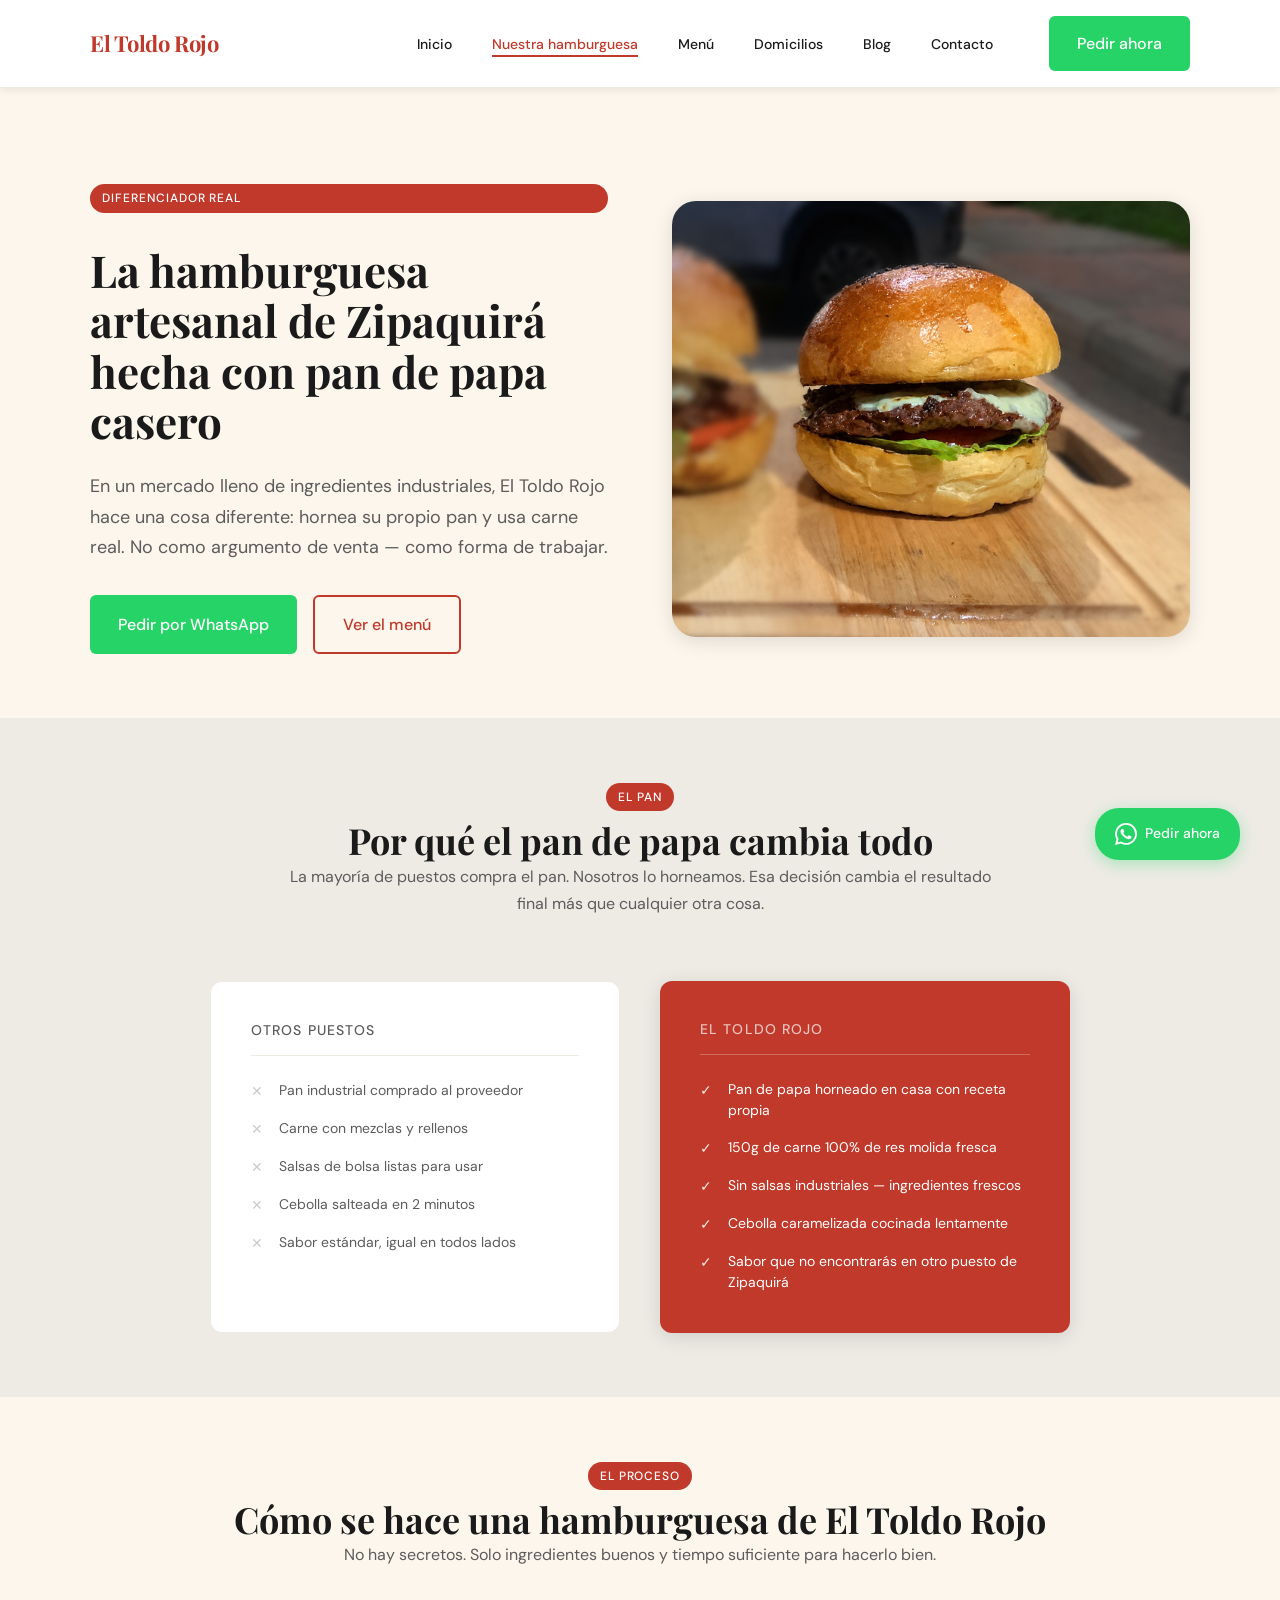
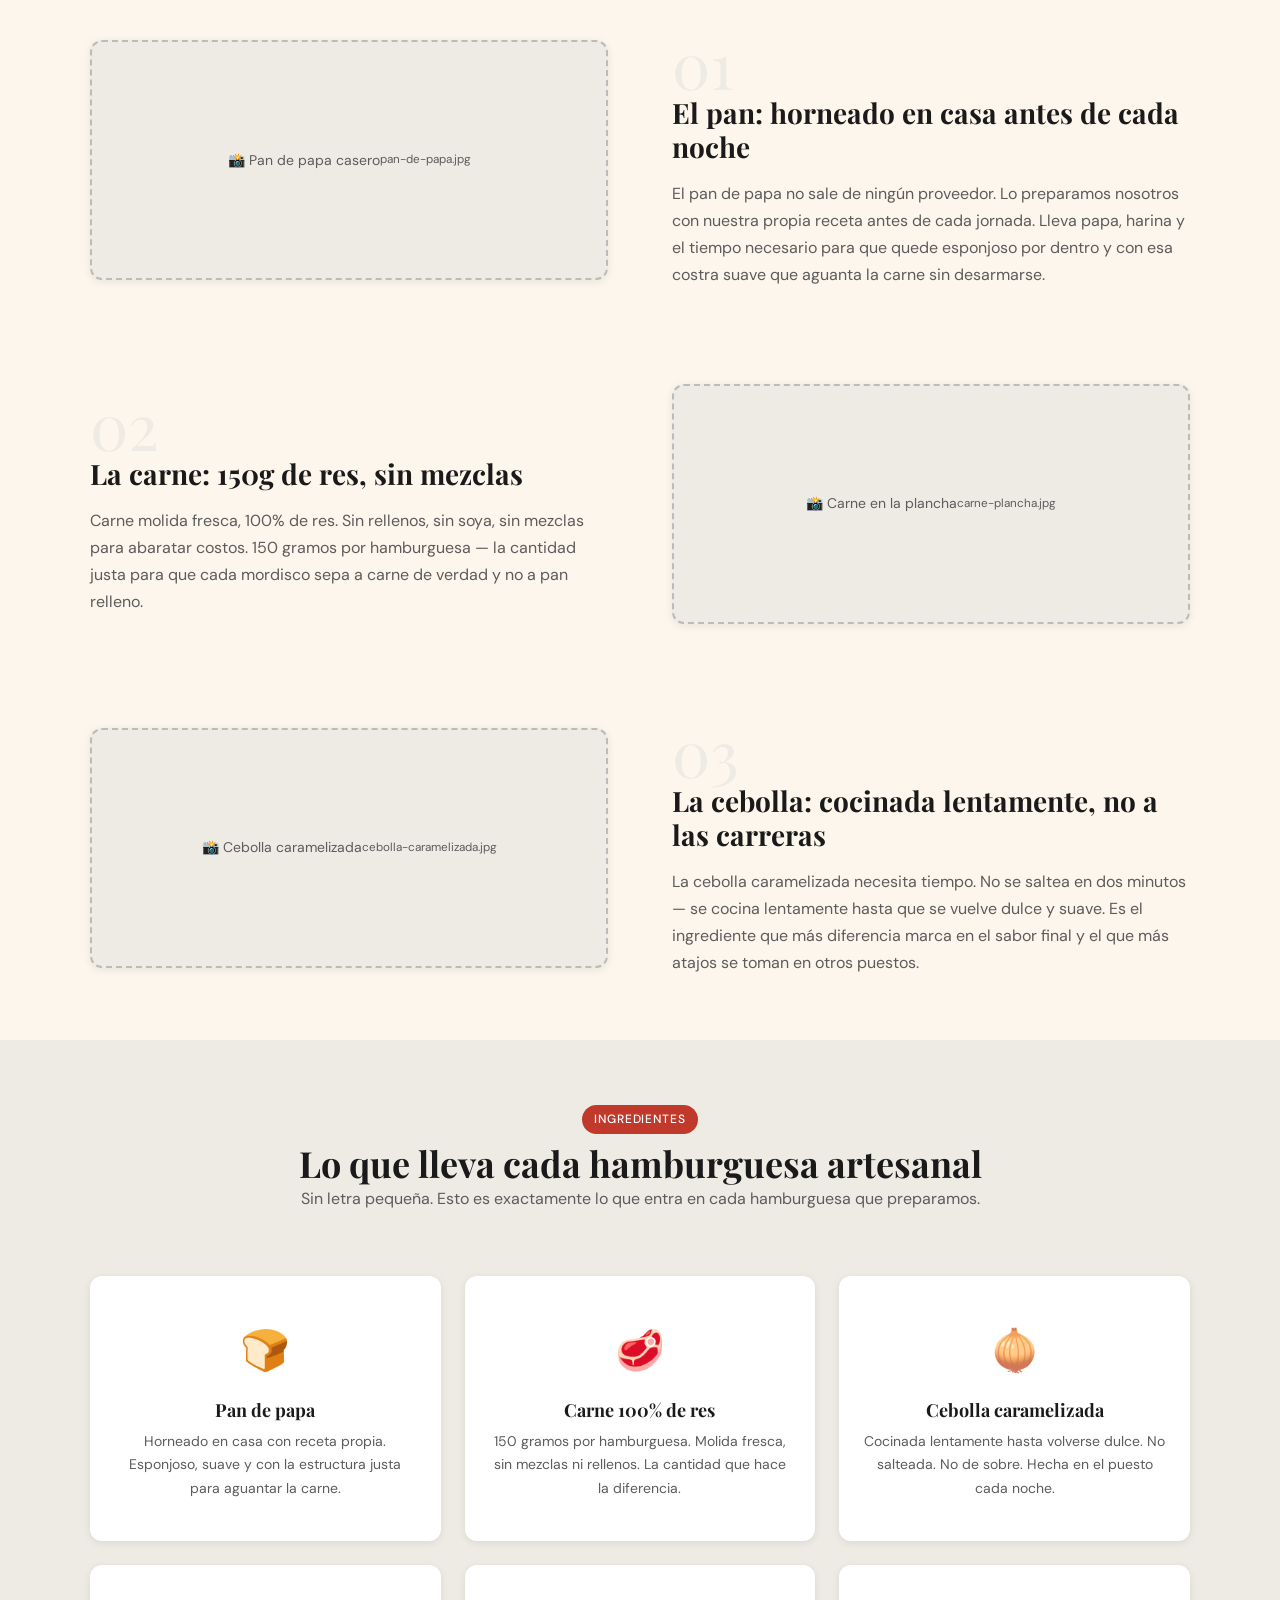
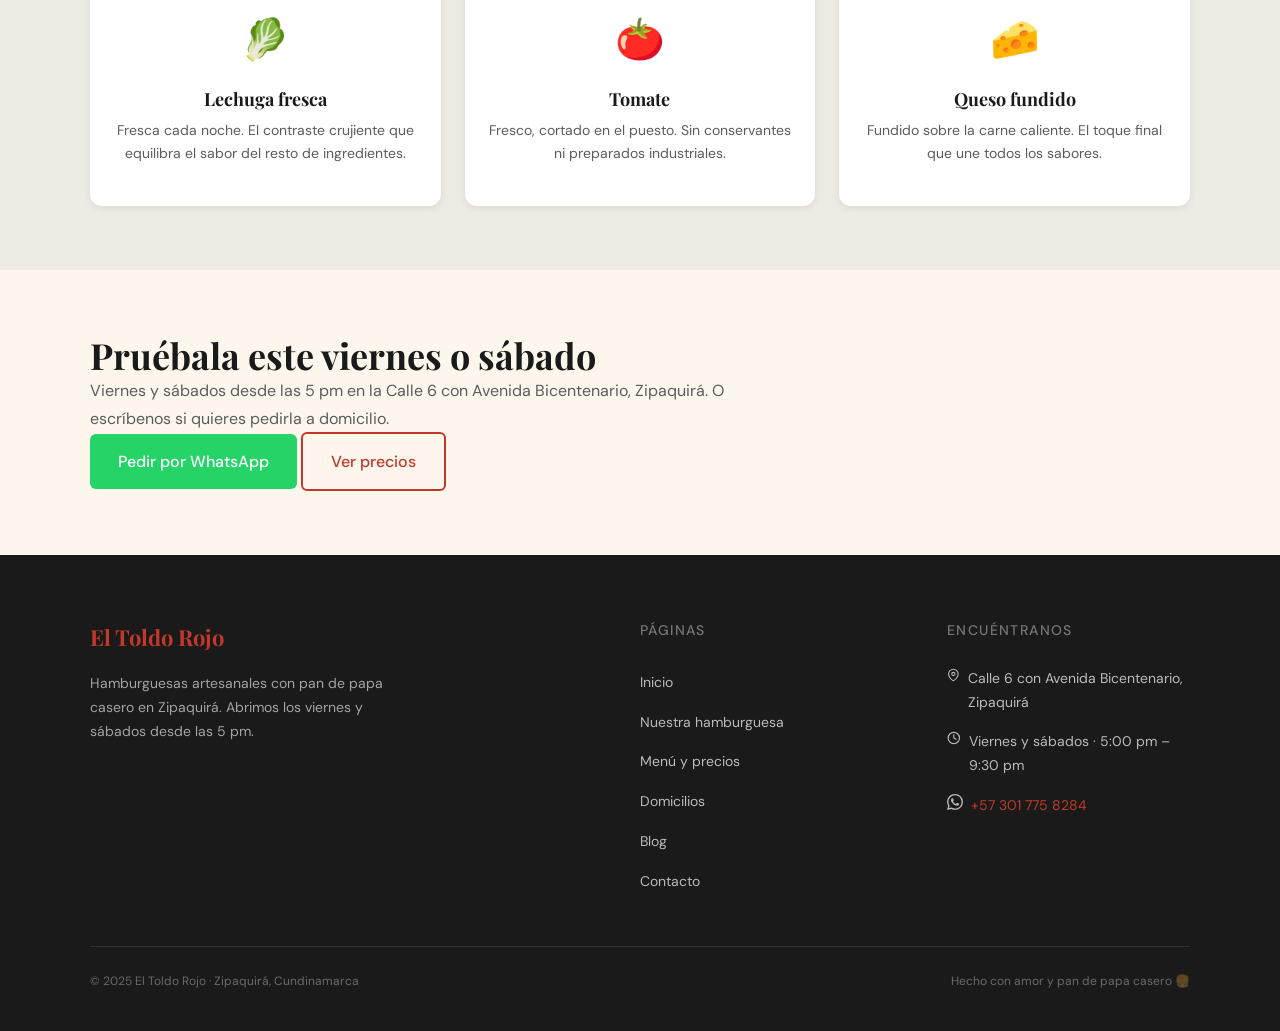
<file: pages/hamburguesa-artesanal.html>
<!DOCTYPE html>
<html lang="es">
<head>
  <meta charset="UTF-8">
  <meta name="viewport" content="width=device-width, initial-scale=1.0">

  <title>Hamburguesa Artesanal en Zipaquirá — Pan de Papa Casero | El Toldo Rojo</title>
  <meta name="description" content="Descubre qué hace diferente a la hamburguesa artesanal de El Toldo Rojo: pan de papa horneado en casa, carne 100% de res y cebolla caramelizada. Sin ingredientes industriales.">
  <meta name="robots" content="index, follow">
  <link rel="canonical" href="https://eltoldorojo.com/pages/hamburguesa-artesanal.html">

  <meta property="og:type"        content="website">
  <meta property="og:url"         content="https://eltoldorojo.com/pages/hamburguesa-artesanal.html">
  <meta property="og:title"       content="Hamburguesa Artesanal en Zipaquirá — Pan de Papa Casero | El Toldo Rojo">
  <meta property="og:description" content="Pan de papa hecho en casa, carne 100% de res, cebolla caramelizada. La hamburguesa artesanal que no encontrarás en ningún otro puesto de Zipaquirá.">
  <meta property="og:image"       content="/assets/images/og/og-image.jpg">

  <link rel="icon" href="/assets/images/logo/favicon.ico">

  <link rel="preconnect" href="https://fonts.googleapis.com">
  <link rel="preconnect" href="https://fonts.gstatic.com" crossorigin>
  <link href="https://fonts.googleapis.com/css2?family=Playfair+Display:wght@700&family=DM+Sans:wght@400;500&display=swap" rel="stylesheet">

  <link rel="stylesheet" href="/assets/css/main.css">
  <link rel="stylesheet" href="/assets/css/components.css">
  <link rel="stylesheet" href="/assets/css/pages/landings.css">

  <!-- Schema: Product -->
  <script type="application/ld+json">
  {
    "@context": "https://schema.org",
    "@type": "Product",
    "name": "Hamburguesa Artesanal El Toldo Rojo",
    "description": "Hamburguesa con pan de papa horneado en casa, 150g de carne 100% de res, cebolla caramelizada, lechuga, tomate y queso fundido.",
    "brand": {
      "@type": "Brand",
      "name": "El Toldo Rojo"
    },
    "offers": {
      "@type": "Offer",
      "priceCurrency": "COP",
      "price": "18000",
      "availability": "https://schema.org/InStock",
      "seller": {
        "@type": "FoodEstablishment",
        "name": "El Toldo Rojo",
        "address": {
          "@type": "PostalAddress",
          "addressLocality": "Zipaquirá",
          "addressRegion": "Cundinamarca",
          "addressCountry": "CO"
        }
      }
    }
  }
  </script>
</head>

<body>

  <!-- HEADER -->
  <header class="header">
    <div class="contenedor">
      <div class="header__inner">
        <a href="/index.html" class="header__logo" aria-label="El Toldo Rojo — Ir al inicio">
          <span class="header__logo-placeholder">El Toldo Rojo</span>
        </a>
        <button class="nav__toggle" aria-label="Abrir menú" aria-expanded="false">
          <span></span><span></span><span></span>
        </button>
        <nav aria-label="Navegación principal">
          <ul class="nav__lista">
            <li><a href="/index.html"                       class="nav__enlace">Inicio</a></li>
            <li><a href="/pages/hamburguesa-artesanal.html" class="nav__enlace nav__enlace--activo">Nuestra hamburguesa</a></li>
            <li><a href="/pages/menu.html"                  class="nav__enlace">Menú</a></li>
            <li><a href="/pages/domicilios.html"            class="nav__enlace">Domicilios</a></li>
            <li><a href="/pages/blog/index.html"            class="nav__enlace">Blog</a></li>
            <li><a href="/pages/contacto.html"              class="nav__enlace">Contacto</a></li>
            <li class="nav__cta">
              <a href="https://wa.me/573017758284?text=Hola%2C%20quiero%20hacer%20un%20pedido"
                 class="btn btn-whatsapp" target="_blank" rel="noopener noreferrer">Pedir ahora</a>
            </li>
          </ul>
        </nav>
      </div>
    </div>
  </header>


  <main>

    <!-- HERO LANDING -->
    <section class="landing-hero seccion-clara" aria-label="Hamburguesa artesanal en Zipaquirá">
      <div class="contenedor landing-hero__grid">
        <div class="landing-hero__texto">
          <span class="badge">Diferenciador real</span>
          <h1>La hamburguesa artesanal de Zipaquirá hecha con pan de papa casero</h1>
          <p>En un mercado lleno de ingredientes industriales, El Toldo Rojo hace una cosa diferente: hornea su propio pan y usa carne real. No como argumento de venta — como forma de trabajar.</p>
          <div class="landing-hero__ctas">
            <a href="https://wa.me/573017758284?text=Hola%2C%20quiero%20hacer%20un%20pedido"
               class="btn btn-whatsapp" target="_blank" rel="noopener noreferrer">
              Pedir por WhatsApp
            </a>
            <a href="/pages/menu.html" class="btn btn-secundario">Ver el menú</a>
          </div>
        </div>
        <div class="landing-hero__imagen">
            
          <img src="/assets/images/producto/hamburguesa-principal.jpg"
            alt="Hamburguesa artesanal El Toldo Rojo con pan de papa casero"
            width="700" height="580" loading="eager"> 
        </div>
      </div>
    </section>


    <!-- POR QUÉ ES DIFERENTE -->
    <section class="seccion seccion-gris" aria-label="Qué hace diferente al pan de papa">
      <div class="contenedor">
        <div class="seccion__cabecera">
          <span class="badge">El pan</span>
          <h2>Por qué el pan de papa cambia todo</h2>
          <p>La mayoría de puestos compra el pan. Nosotros lo horneamos. Esa decisión cambia el resultado final más que cualquier otra cosa.</p>
        </div>

        <div class="comparativa__grid">

          <!-- Columna: otros puestos -->
          <div class="comparativa__columna comparativa__columna--gris">
            <h3 class="comparativa__titulo comparativa__titulo--gris">Otros puestos</h3>
            <ul class="comparativa__lista" aria-label="Características de otros puestos">
              <li class="comparativa__item comparativa__item--no">Pan industrial comprado al proveedor</li>
              <li class="comparativa__item comparativa__item--no">Carne con mezclas y rellenos</li>
              <li class="comparativa__item comparativa__item--no">Salsas de bolsa listas para usar</li>
              <li class="comparativa__item comparativa__item--no">Cebolla salteada en 2 minutos</li>
              <li class="comparativa__item comparativa__item--no">Sabor estándar, igual en todos lados</li>
            </ul>
          </div>

          <!-- Columna: El Toldo Rojo -->
          <div class="comparativa__columna comparativa__columna--rojo">
            <h3 class="comparativa__titulo comparativa__titulo--rojo">El Toldo Rojo</h3>
            <ul class="comparativa__lista" aria-label="Características de El Toldo Rojo">
              <li class="comparativa__item comparativa__item--si">Pan de papa horneado en casa con receta propia</li>
              <li class="comparativa__item comparativa__item--si">150g de carne 100% de res molida fresca</li>
              <li class="comparativa__item comparativa__item--si">Sin salsas industriales — ingredientes frescos</li>
              <li class="comparativa__item comparativa__item--si">Cebolla caramelizada cocinada lentamente</li>
              <li class="comparativa__item comparativa__item--si">Sabor que no encontrarás en otro puesto de Zipaquirá</li>
            </ul>
          </div>

        </div>
      </div>
    </section>


    <!-- PROCESO: CÓMO SE HACE -->
    <section class="seccion seccion-clara" aria-label="Cómo se hace la hamburguesa">
      <div class="contenedor">
        <div class="seccion__cabecera">
          <span class="badge">El proceso</span>
          <h2>Cómo se hace una hamburguesa de El Toldo Rojo</h2>
          <p>No hay secretos. Solo ingredientes buenos y tiempo suficiente para hacerlo bien.</p>
        </div>

        <div class="proceso__pasos">

          <div class="proceso__paso">
            <!-- [PLACEHOLDER pan-de-papa.jpg]
                 Foto del pan recién salido del horno o del proceso de amasado.
                 Tamaño: 500x400px WebP.
                 <img src="/assets/images/producto/pan-de-papa.jpg"
                      alt="Pan de papa artesanal horneado en El Toldo Rojo" width="500" height="400" loading="lazy"> -->
            <div class="placeholder-imagen" style="height:240px">
              📸 Pan de papa casero<br><small>pan-de-papa.jpg</small>
            </div>
            <div class="proceso__paso-texto">
              <span class="proceso__numero" aria-hidden="true">01</span>
              <h3>El pan: horneado en casa antes de cada noche</h3>
              <p>El pan de papa no sale de ningún proveedor. Lo preparamos nosotros con nuestra propia receta antes de cada jornada. Lleva papa, harina y el tiempo necesario para que quede esponjoso por dentro y con esa costra suave que aguanta la carne sin desarmarse.</p>
            </div>
          </div>

          <div class="proceso__paso proceso__paso--invertido">
            <!-- [PLACEHOLDER carne-plancha.jpg]
                 Foto de la carne en la plancha, con buena iluminación cálida.
                 Tamaño: 500x400px WebP.
                 <img src="/assets/images/producto/carne-plancha.jpg"
                      alt="Carne 100% de res en la plancha de El Toldo Rojo" width="500" height="400" loading="lazy"> -->
            <div class="placeholder-imagen" style="height:240px">
              📸 Carne en la plancha<br><small>carne-plancha.jpg</small>
            </div>
            <div class="proceso__paso-texto">
              <span class="proceso__numero" aria-hidden="true">02</span>
              <h3>La carne: 150g de res, sin mezclas</h3>
              <p>Carne molida fresca, 100% de res. Sin rellenos, sin soya, sin mezclas para abaratar costos. 150 gramos por hamburguesa — la cantidad justa para que cada mordisco sepa a carne de verdad y no a pan relleno.</p>
            </div>
          </div>

          <div class="proceso__paso">
            <!-- [PLACEHOLDER cebolla-caramelizada.jpg]
                 Foto del detalle de la cebolla caramelizada.
                 Tamaño: 500x400px WebP.
                 <img src="/assets/images/producto/cebolla-caramelizada.jpg"
                      alt="Cebolla caramelizada preparada en El Toldo Rojo" width="500" height="400" loading="lazy"> -->
            <div class="placeholder-imagen" style="height:240px">
              📸 Cebolla caramelizada<br><small>cebolla-caramelizada.jpg</small>
            </div>
            <div class="proceso__paso-texto">
              <span class="proceso__numero" aria-hidden="true">03</span>
              <h3>La cebolla: cocinada lentamente, no a las carreras</h3>
              <p>La cebolla caramelizada necesita tiempo. No se saltea en dos minutos — se cocina lentamente hasta que se vuelve dulce y suave. Es el ingrediente que más diferencia marca en el sabor final y el que más atajos se toman en otros puestos.</p>
            </div>
          </div>

        </div>
      </div>
    </section>


    <!-- INGREDIENTES DETALLE -->
    <section class="seccion seccion-gris" aria-label="Ingredientes de la hamburguesa">
      <div class="contenedor">
        <div class="seccion__cabecera">
          <span class="badge">Ingredientes</span>
          <h2>Lo que lleva cada hamburguesa artesanal</h2>
          <p>Sin letra pequeña. Esto es exactamente lo que entra en cada hamburguesa que preparamos.</p>
        </div>

        <div class="ingredientes__grid">
          <div class="ingrediente__tarjeta">
            <span class="ingrediente__emoji" aria-hidden="true">🍞</span>
            <h3>Pan de papa</h3>
            <p>Horneado en casa con receta propia. Esponjoso, suave y con la estructura justa para aguantar la carne.</p>
          </div>
          <div class="ingrediente__tarjeta">
            <span class="ingrediente__emoji" aria-hidden="true">🥩</span>
            <h3>Carne 100% de res</h3>
            <p>150 gramos por hamburguesa. Molida fresca, sin mezclas ni rellenos. La cantidad que hace la diferencia.</p>
          </div>
          <div class="ingrediente__tarjeta">
            <span class="ingrediente__emoji" aria-hidden="true">🧅</span>
            <h3>Cebolla caramelizada</h3>
            <p>Cocinada lentamente hasta volverse dulce. No salteada. No de sobre. Hecha en el puesto cada noche.</p>
          </div>
          <div class="ingrediente__tarjeta">
            <span class="ingrediente__emoji" aria-hidden="true">🥬</span>
            <h3>Lechuga fresca</h3>
            <p>Fresca cada noche. El contraste crujiente que equilibra el sabor del resto de ingredientes.</p>
          </div>
          <div class="ingrediente__tarjeta">
            <span class="ingrediente__emoji" aria-hidden="true">🍅</span>
            <h3>Tomate</h3>
            <p>Fresco, cortado en el puesto. Sin conservantes ni preparados industriales.</p>
          </div>
          <div class="ingrediente__tarjeta">
            <span class="ingrediente__emoji" aria-hidden="true">🧀</span>
            <h3>Queso fundido</h3>
            <p>Fundido sobre la carne caliente. El toque final que une todos los sabores.</p>
          </div>
        </div>
      </div>
    </section>


    <!-- PRUEBA SOCIAL CORTA -->
    <!-- <section class="seccion seccion-oscura" aria-label="Opiniones sobre la hamburguesa artesanal">
      <div class="contenedor">
        <div class="seccion__cabecera">
          <h2>Lo que dice quien ya la probó</h2>
        </div>
        <div class="resenas__grid">
          <blockquote class="resena__tarjeta resena__tarjeta--oscura">
            <p>"El pan lo hacen ellos mismos y se nota desde el primer mordisco. No tiene nada que ver con las hamburguesas de otros puestos del sector."</p>
            <footer>
              <span class="resena__nombre">Carlos M.</span>
              <span class="resena__lugar">Residente de [nombre del barrio], Zipaquirá</span>
              <div class="resena__estrellas" aria-label="5 de 5 estrellas">★★★★★</div>
            </footer>
          </blockquote>
          <blockquote class="resena__tarjeta resena__tarjeta--oscura">
            <p>"La carne es de verdad. 150 gramos se nota. Comparado con lo que venden otros puestos a precio similar, no hay color."</p>
            <footer>
              <span class="resena__nombre">Juliana R.</span>
              <span class="resena__lugar">Zipaquirá</span>
              <div class="resena__estrellas" aria-label="5 de 5 estrellas">★★★★★</div>
            </footer>
          </blockquote>
        </div>
      </div>
    </section> -->


    <!-- CTA FINAL -->
    <section class="seccion cta-final" aria-label="Llamada a la acción">
      <div class="contenedor cta-final__inner">
        <h2>Pruébala este viernes o sábado</h2>
        <p>Viernes y sábados desde las 5 pm en la Calle 6 con Avenida Bicentenario, Zipaquirá. O escríbenos si quieres pedirla a domicilio.</p>
        <div class="cta-final__botones">
          <a href="https://wa.me/573017758284?text=Hola%2C%20quiero%20hacer%20un%20pedido"
             class="btn btn-whatsapp" target="_blank" rel="noopener noreferrer">
            Pedir por WhatsApp
          </a>
          <a href="/pages/menu.html" class="btn btn-secundario">Ver precios</a>
        </div>
      </div>
    </section>

  </main>


  <!-- FOOTER -->
  <footer class="footer">
    <div class="contenedor">
      <div class="footer__grid">
        <div class="footer__marca">
          <span class="footer__logo-placeholder">El Toldo Rojo</span>
          <p>Hamburguesas artesanales con pan de papa casero en Zipaquirá. Abrimos los viernes y sábados desde las 5 pm.</p>
        </div>
        <div>
          <p class="footer__titulo">Páginas</p>
          <ul class="footer__enlaces">
            <li><a href="/index.html">Inicio</a></li>
            <li><a href="/pages/hamburguesa-artesanal.html">Nuestra hamburguesa</a></li>
            <li><a href="/pages/menu.html">Menú y precios</a></li>
            <li><a href="/pages/domicilios.html">Domicilios</a></li>
            <li><a href="/pages/blog/index.html">Blog</a></li>
            <li><a href="/pages/contacto.html">Contacto</a></li>
          </ul>
        </div>
        <div>
          <p class="footer__titulo">Encuéntranos</p>
          <div class="footer__dato">
            <svg xmlns="http://www.w3.org/2000/svg" width="16" height="16" viewBox="0 0 24 24" fill="none" stroke="currentColor" stroke-width="2" stroke-linecap="round" stroke-linejoin="round" aria-hidden="true"><path d="M21 10c0 7-9 13-9 13s-9-6-9-13a9 9 0 0 1 18 0z"/><circle cx="12" cy="10" r="3"/></svg>
            <span>Calle 6 con Avenida Bicentenario, Zipaquirá</span>
          </div>
          <div class="footer__dato">
            <svg xmlns="http://www.w3.org/2000/svg" width="16" height="16" viewBox="0 0 24 24" fill="none" stroke="currentColor" stroke-width="2" stroke-linecap="round" stroke-linejoin="round" aria-hidden="true"><circle cx="12" cy="12" r="10"/><polyline points="12 6 12 12 16 14"/></svg>
            <span>Viernes y sábados · 5:00 pm – 9:30 pm</span>
          </div>
          <div class="footer__dato">
            <svg xmlns="http://www.w3.org/2000/svg" width="16" height="16" viewBox="0 0 24 24" fill="currentColor" aria-hidden="true"><path d="M17.472 14.382c-.297-.149-1.758-.867-2.03-.967-.273-.099-.471-.148-.67.15-.197.297-.767.966-.94 1.164-.173.199-.347.223-.644.075-.297-.15-1.255-.463-2.39-1.475-.883-.788-1.48-1.761-1.653-2.059-.173-.297-.018-.458.13-.606.134-.133.298-.347.446-.52.149-.174.198-.298.298-.497.099-.198.05-.371-.025-.52-.075-.149-.669-1.612-.916-2.207-.242-.579-.487-.5-.669-.51-.173-.008-.371-.01-.57-.01-.198 0-.52.074-.792.372-.272.297-1.04 1.016-1.04 2.479 0 1.462 1.065 2.875 1.213 3.074.149.198 2.096 3.2 5.077 4.487.709.306 1.262.489 1.694.625.712.227 1.36.195 1.871.118.571-.085 1.758-.719 2.006-1.413.248-.694.248-1.289.173-1.413-.074-.124-.272-.198-.57-.347m-5.421 7.403h-.004a9.87 9.87 0 0 1-5.031-1.378l-.361-.214-3.741.982.998-3.648-.235-.374a9.86 9.86 0 0 1-1.51-5.26c.001-5.45 4.436-9.884 9.888-9.884 2.64 0 5.122 1.03 6.988 2.898a9.825 9.825 0 0 1 2.893 6.994c-.003 5.45-4.437 9.884-9.885 9.884m8.413-18.297A11.815 11.815 0 0 0 12.05 0C5.495 0 .16 5.335.157 11.892c0 2.096.547 4.142 1.588 5.945L.057 24l6.305-1.654a11.882 11.882 0 0 0 5.683 1.448h.005c6.554 0 11.89-5.335 11.893-11.893a11.821 11.821 0 0 0-3.48-8.413z"/></svg>
            <a href="https://wa.me/573017758284" target="_blank" rel="noopener noreferrer">+57 301 775 8284</a>
          </div>
        </div>
      </div>
      <div class="footer__bottom">
        <span>© 2025 El Toldo Rojo · Zipaquirá, Cundinamarca</span>
        <span>Hecho con amor y pan de papa casero 🍔</span>
      </div>
    </div>
  </footer>

  <a href="https://wa.me/573017758284?text=Hola%2C%20quiero%20hacer%20un%20pedido%20a%20El%20Toldo%20Rojo"
     class="whatsapp-flotante" target="_blank" rel="noopener noreferrer"
     aria-label="Chatear por WhatsApp con El Toldo Rojo">
    <svg xmlns="http://www.w3.org/2000/svg" viewBox="0 0 24 24" fill="currentColor" aria-hidden="true"><path d="M17.472 14.382c-.297-.149-1.758-.867-2.03-.967-.273-.099-.471-.148-.67.15-.197.297-.767.966-.94 1.164-.173.199-.347.223-.644.075-.297-.15-1.255-.463-2.39-1.475-.883-.788-1.48-1.761-1.653-2.059-.173-.297-.018-.458.13-.606.134-.133.298-.347.446-.52.149-.174.198-.298.298-.497.099-.198.05-.371-.025-.52-.075-.149-.669-1.612-.916-2.207-.242-.579-.487-.5-.669-.51-.173-.008-.371-.01-.57-.01-.198 0-.52.074-.792.372-.272.297-1.04 1.016-1.04 2.479 0 1.462 1.065 2.875 1.213 3.074.149.198 2.096 3.2 5.077 4.487.709.306 1.262.489 1.694.625.712.227 1.36.195 1.871.118.571-.085 1.758-.719 2.006-1.413.248-.694.248-1.289.173-1.413-.074-.124-.272-.198-.57-.347m-5.421 7.403h-.004a9.87 9.87 0 0 1-5.031-1.378l-.361-.214-3.741.982.998-3.648-.235-.374a9.86 9.86 0 0 1-1.51-5.26c.001-5.45 4.436-9.884 9.888-9.884 2.64 0 5.122 1.03 6.988 2.898a9.825 9.825 0 0 1 2.893 6.994c-.003 5.45-4.437 9.884-9.885 9.884m8.413-18.297A11.815 11.815 0 0 0 12.05 0C5.495 0 .16 5.335.157 11.892c0 2.096.547 4.142 1.588 5.945L.057 24l6.305-1.654a11.882 11.882 0 0 0 5.683 1.448h.005c6.554 0 11.89-5.335 11.893-11.893a11.821 11.821 0 0 0-3.48-8.413z"/></svg>
    <span>Pedir ahora</span>
  </a>

  <script src="/assets/js/main.js"></script>
  <script src="/assets/js/faq.js"></script>
</body>
</html>
</file>
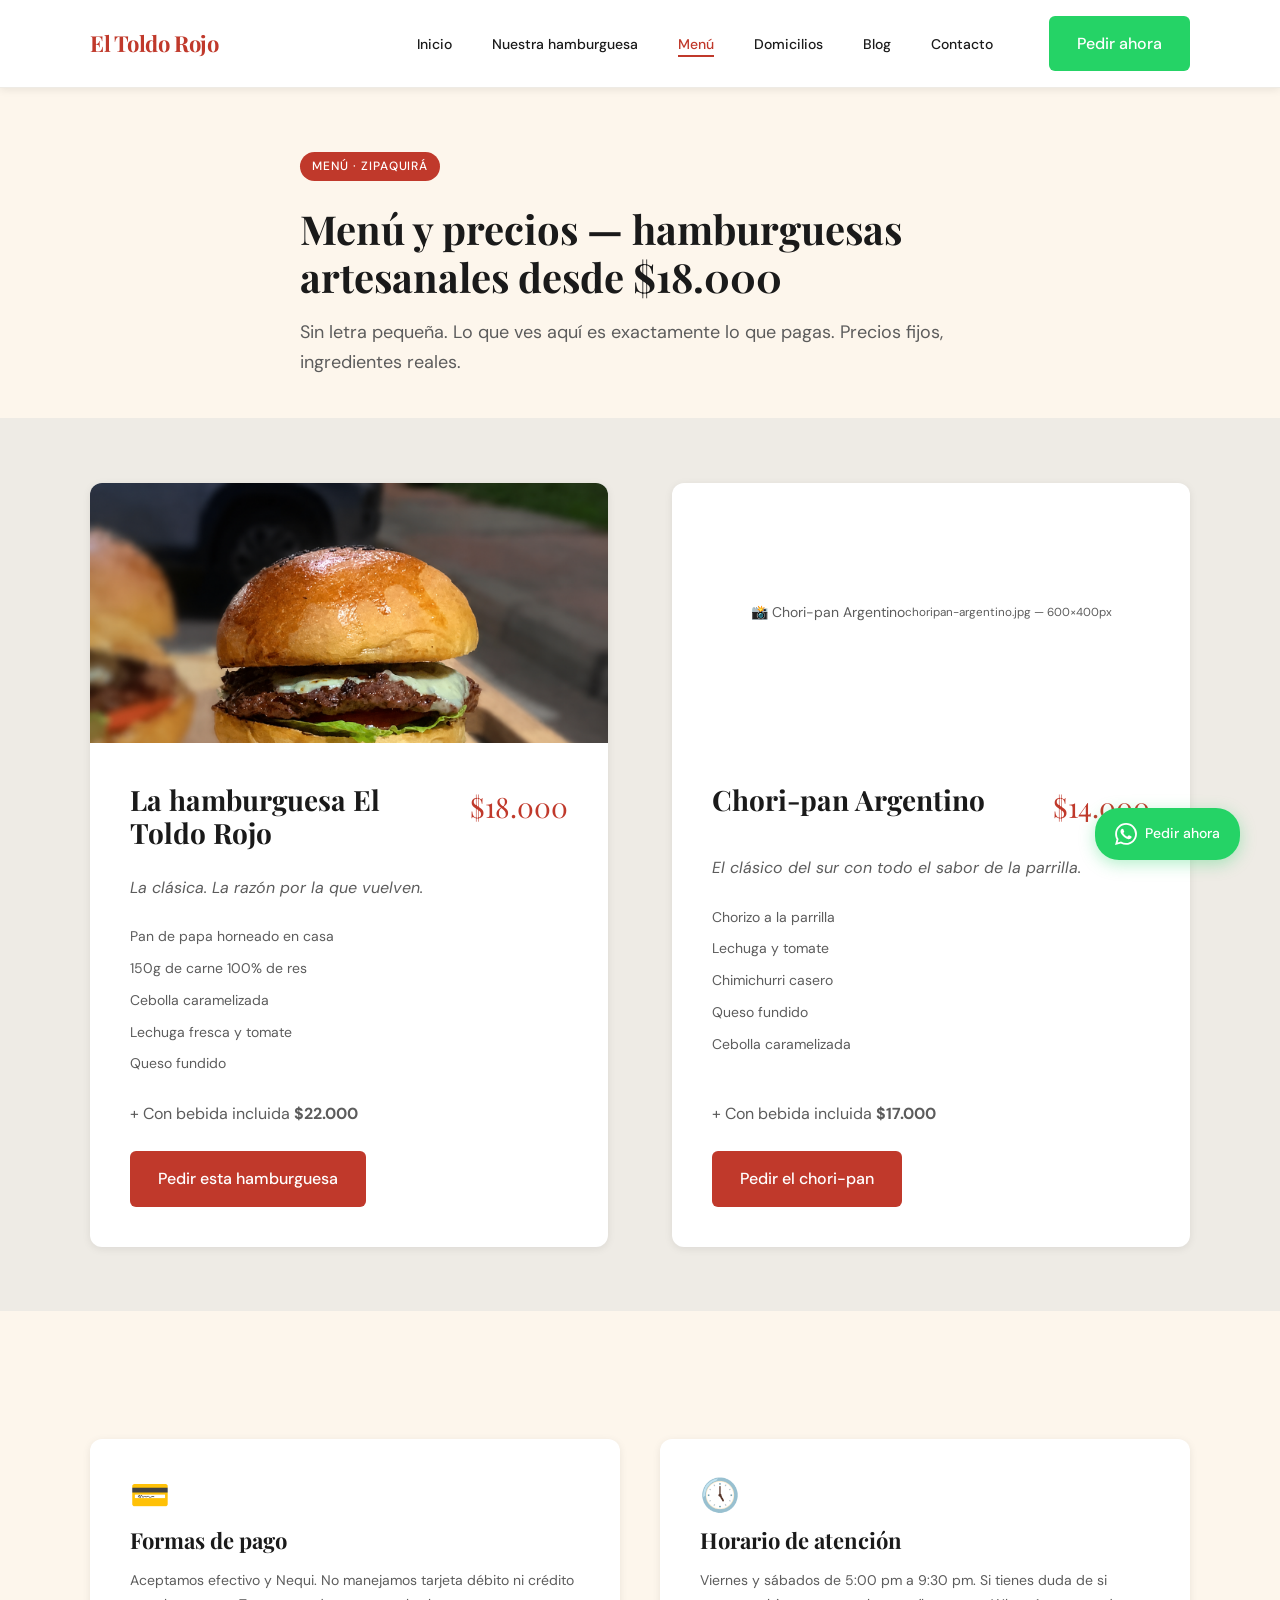
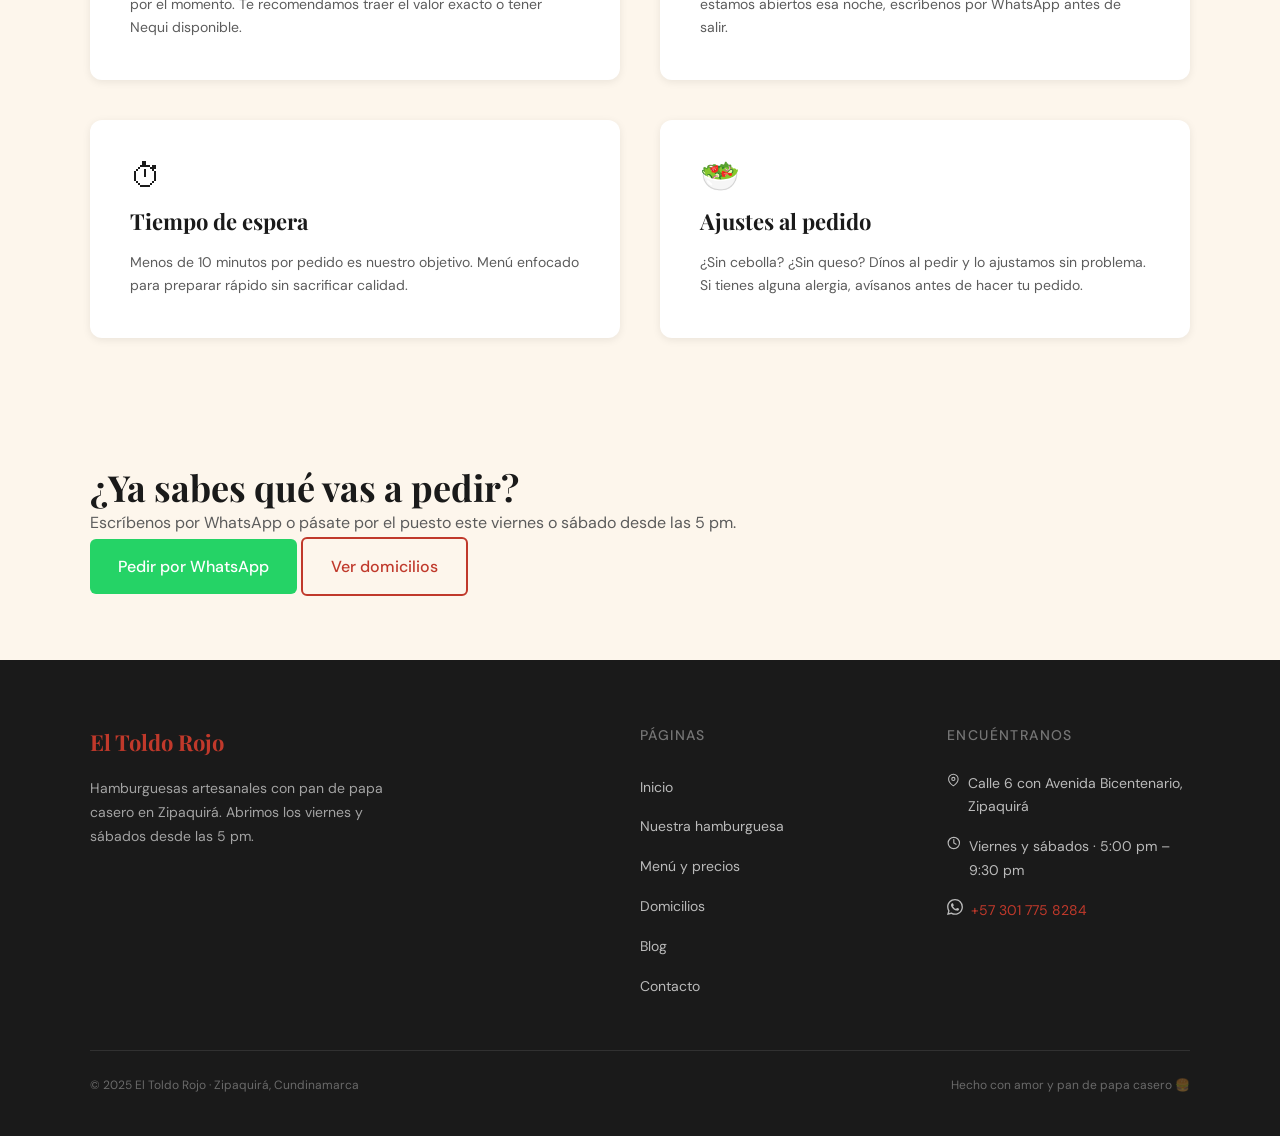
<file: pages/menu.html>
<!DOCTYPE html>
<html lang="es">
<head>
  <meta charset="UTF-8">
  <meta name="viewport" content="width=device-width, initial-scale=1.0">

  <title>Menú y Precios — Hamburguesas desde $18.000 | El Toldo Rojo Zipaquirá</title>
  <meta name="description" content="Menú completo de El Toldo Rojo en Zipaquirá. Hamburguesa artesanal con pan de papa desde $18.000 COP. Combo con bebida $22.000. Sin letra pequeña.">
  <meta name="robots" content="index, follow">
  <link rel="canonical" href="https://eltoldorojo.com/pages/menu.html">

  <meta property="og:type"        content="website">
  <meta property="og:url"         content="https://eltoldorojo.com/pages/menu.html">
  <meta property="og:title"       content="Menú y Precios — El Toldo Rojo Zipaquirá">
  <meta property="og:description" content="Hamburguesa artesanal desde $18.000. Combo con bebida $22.000. Pan de papa hecho en casa, carne 100% de res.">
  <meta property="og:image"       content="/assets/images/og/og-image.jpg">

  <link rel="icon" href="/assets/images/logo/favicon.ico">

  <link rel="preconnect" href="https://fonts.googleapis.com">
  <link rel="preconnect" href="https://fonts.gstatic.com" crossorigin>
  <link href="https://fonts.googleapis.com/css2?family=Playfair+Display:wght@700&family=DM+Sans:wght@400;500&display=swap" rel="stylesheet">

  <link rel="stylesheet" href="/assets/css/main.css">
  <link rel="stylesheet" href="/assets/css/components.css">
  <link rel="stylesheet" href="/assets/css/pages/landings.css">

  <!-- Schema: Menu -->
  <script type="application/ld+json">
  {
    "@context": "https://schema.org",
    "@type": "Menu",
    "name": "Menú El Toldo Rojo",
    "hasMenuSection": [
      {
        "@type": "MenuSection",
        "name": "Hamburguesas artesanales",
        "hasMenuItem": [
          {
            "@type": "MenuItem",
            "name": "Hamburguesa El Toldo Rojo",
            "description": "Pan de papa casero, 150g carne 100% de res, cebolla caramelizada, lechuga, tomate y queso.",
            "offers": { "@type": "Offer", "price": "18000", "priceCurrency": "COP" }
          },
          {
            "@type": "MenuItem",
            "name": "Combo con bebida",
            "description": "Hamburguesa artesanal El Toldo Rojo más bebida incluida.",
            "offers": { "@type": "Offer", "price": "22000", "priceCurrency": "COP" }
          }
        ]
      }
    ]
  }
  </script>
</head>

<body>

  <!-- HEADER -->
  <header class="header">
    <div class="contenedor">
      <div class="header__inner">
        <a href="/index.html" class="header__logo" aria-label="El Toldo Rojo — Ir al inicio">
          <span class="header__logo-placeholder">El Toldo Rojo</span>
        </a>
        <button class="nav__toggle" aria-label="Abrir menú" aria-expanded="false">
          <span></span><span></span><span></span>
        </button>
        <nav aria-label="Navegación principal">
          <ul class="nav__lista">
            <li><a href="/index.html"                       class="nav__enlace">Inicio</a></li>
            <li><a href="/pages/hamburguesa-artesanal.html" class="nav__enlace">Nuestra hamburguesa</a></li>
            <li><a href="/pages/menu.html"                  class="nav__enlace nav__enlace--activo">Menú</a></li>
            <li><a href="/pages/domicilios.html"            class="nav__enlace">Domicilios</a></li>
            <li><a href="/pages/blog/index.html"            class="nav__enlace">Blog</a></li>
            <li><a href="/pages/contacto.html"              class="nav__enlace">Contacto</a></li>
            <li class="nav__cta">
              <a href="https://wa.me/57XXXXXXXXXX?text=Hola%2C%20quiero%20hacer%20un%20pedido"
                 class="btn btn-whatsapp" target="_blank" rel="noopener noreferrer">Pedir ahora</a>
            </li>
          </ul>
        </nav>
      </div>
    </div>
  </header>


  <main>

    <!-- HERO MENÚ -->
    <section class="pagina-hero seccion-clara" aria-label="Menú y precios">
      <div class="contenedor pagina-hero__inner">
        <span class="badge">Menú · Zipaquirá</span>
        <h1>Menú y precios — hamburguesas artesanales desde $18.000</h1>
        <p>Sin letra pequeña. Lo que ves aquí es exactamente lo que pagas. Precios fijos, ingredientes reales.</p>
      </div>
    </section>


    <!-- TARJETAS DEL MENÚ -->
    <section class="seccion seccion-gris" aria-label="Productos del menú">
      <div class="contenedor">

        <div class="menu-completo__grid">
            <!-- Producto 1 -->
          <article class="menu-item" aria-label="Hamburguesa El Toldo Rojo">
            <div class="menu-item__imagen">
              <img src="/assets/images/producto/hamburguesa-completa.jpg"
                  alt="Hamburguesa artesanal El Toldo Rojo">
            </div>

            <div class="menu-item__cuerpo">
              <div class="menu-item__encabezado">
                <h2>La hamburguesa El Toldo Rojo</h2>
                <span class="menu-item__precio">$18.000</span>
              </div>
              <p class="menu-item__descripcion">La clásica. La razón por la que vuelven.</p>
              <ul class="menu-item__ingredientes" aria-label="Ingredientes incluidos">
                <li><!-- check svg -->Pan de papa horneado en casa</li>
                <li><!-- check svg -->150g de carne 100% de res</li>
                <li><!-- check svg -->Cebolla caramelizada</li>
                <li><!-- check svg -->Lechuga fresca y tomate</li>
                <li><!-- check svg -->Queso fundido</li>
              </ul>
              <p class="menu-item__combo">+ Con bebida incluida <strong>$22.000</strong></p>
              <a href="https://wa.me/573017758284?text=Hola%2C%20quiero%20pedir%20la%20hamburguesa%20El%20Toldo%20Rojo"
                class="btn btn-primario" target="_blank" rel="noopener noreferrer">
                Pedir esta hamburguesa
              </a>
            </div>
          </article>

          <!-- Producto 2 -->
          <article class="menu-item" aria-label="Chori-pan Argentino">
            <div class="placeholder-imagen menu-item__imagen">
              📸 Chori-pan Argentino<br><small>choripan-argentino.jpg — 600×400px</small>
            </div>
            <div class="menu-item__cuerpo">
              <div class="menu-item__encabezado">
                <h2>Chori-pan Argentino</h2>
                <span class="menu-item__precio">$14.000</span>
              </div>
              <p class="menu-item__descripcion">El clásico del sur con todo el sabor de la parrilla.</p>
              <ul class="menu-item__ingredientes" aria-label="Ingredientes incluidos">
                <li><!-- check svg -->Chorizo a la parrilla</li>
                <li><!-- check svg -->Lechuga y tomate</li>
                <li><!-- check svg -->Chimichurri casero</li>
                <li><!-- check svg -->Queso fundido</li>
                <li><!-- check svg -->Cebolla caramelizada</li>
              </ul>
              <p class="menu-item__combo">+ Con bebida incluida <strong>$17.000</strong></p>
              <a href="https://wa.me/573017758284?text=Hola%2C%20quiero%20pedir%20el%20chori-pan%20argentino"
                class="btn btn-primario" target="_blank" rel="noopener noreferrer">
                Pedir el chori-pan
              </a>
            </div>
          </article>
        </div>
      </div>
    </section>


    <!-- BLOQUE PAGO Y HORARIO -->
    <section class="seccion seccion-clara" aria-label="Formas de pago y horario">
      <div class="contenedor">
        <div class="info-grid">

          <div class="info-bloque">
            <span class="info-bloque__icono" aria-hidden="true">💳</span>
            <h3>Formas de pago</h3>
            <p>Aceptamos efectivo y Nequi. No manejamos tarjeta débito ni crédito por el momento. Te recomendamos traer el valor exacto o tener Nequi disponible.</p>
          </div>

          <div class="info-bloque">
            <span class="info-bloque__icono" aria-hidden="true">🕔</span>
            <h3>Horario de atención</h3>
            <p>Viernes y sábados de 5:00 pm a 9:30 pm. Si tienes duda de si estamos abiertos esa noche, escríbenos por WhatsApp antes de salir.</p>
          </div>

          <div class="info-bloque">
            <span class="info-bloque__icono" aria-hidden="true">⏱</span>
            <h3>Tiempo de espera</h3>
            <p>Menos de 10 minutos por pedido es nuestro objetivo. Menú enfocado para preparar rápido sin sacrificar calidad.</p>
          </div>

          <div class="info-bloque">
            <span class="info-bloque__icono" aria-hidden="true">🥗</span>
            <h3>Ajustes al pedido</h3>
            <p>¿Sin cebolla? ¿Sin queso? Dínos al pedir y lo ajustamos sin problema. Si tienes alguna alergia, avísanos antes de hacer tu pedido.</p>
          </div>

        </div>
      </div>
    </section>


    <!-- CTA FINAL -->
    <section class="seccion cta-final" aria-label="Llamada a la acción">
      <div class="contenedor cta-final__inner">
        <h2>¿Ya sabes qué vas a pedir?</h2>
        <p>Escríbenos por WhatsApp o pásate por el puesto este viernes o sábado desde las 5 pm.</p>
        <div class="cta-final__botones">
          <a href="https://wa.me/573017758284?text=Hola%2C%20quiero%20hacer%20un%20pedido"
             class="btn btn-whatsapp" target="_blank" rel="noopener noreferrer">
            Pedir por WhatsApp
          </a>
          <a href="/pages/domicilios.html" class="btn btn-secundario">Ver domicilios</a>
        </div>
      </div>
    </section>

  </main>


  <!-- FOOTER (idéntico al de las otras páginas) -->
  <footer class="footer">
    <div class="contenedor">
      <div class="footer__grid">
        <div class="footer__marca">
          <span class="footer__logo-placeholder">El Toldo Rojo</span>
          <p>Hamburguesas artesanales con pan de papa casero en Zipaquirá. Abrimos los viernes y sábados desde las 5 pm.</p>
        </div>
        <div>
          <p class="footer__titulo">Páginas</p>
          <ul class="footer__enlaces">
            <li><a href="/index.html">Inicio</a></li>
            <li><a href="/pages/hamburguesa-artesanal.html">Nuestra hamburguesa</a></li>
            <li><a href="/pages/menu.html">Menú y precios</a></li>
            <li><a href="/pages/domicilios.html">Domicilios</a></li>
            <li><a href="/pages/blog/index.html">Blog</a></li>
            <li><a href="/pages/contacto.html">Contacto</a></li>
          </ul>
        </div>
        <div>
          <p class="footer__titulo">Encuéntranos</p>
          <div class="footer__dato">
            <svg xmlns="http://www.w3.org/2000/svg" width="16" height="16" viewBox="0 0 24 24" fill="none" stroke="currentColor" stroke-width="2" stroke-linecap="round" stroke-linejoin="round" aria-hidden="true"><path d="M21 10c0 7-9 13-9 13s-9-6-9-13a9 9 0 0 1 18 0z"/><circle cx="12" cy="10" r="3"/></svg>
            <span>Calle 6 con Avenida Bicentenario, Zipaquirá</span>
          </div>
          <div class="footer__dato">
            <svg xmlns="http://www.w3.org/2000/svg" width="16" height="16" viewBox="0 0 24 24" fill="none" stroke="currentColor" stroke-width="2" stroke-linecap="round" stroke-linejoin="round" aria-hidden="true"><circle cx="12" cy="12" r="10"/><polyline points="12 6 12 12 16 14"/></svg>
            <span>Viernes y sábados · 5:00 pm – 9:30 pm</span>
          </div>
          <div class="footer__dato">
            <svg xmlns="http://www.w3.org/2000/svg" width="16" height="16" viewBox="0 0 24 24" fill="currentColor" aria-hidden="true"><path d="M17.472 14.382c-.297-.149-1.758-.867-2.03-.967-.273-.099-.471-.148-.67.15-.197.297-.767.966-.94 1.164-.173.199-.347.223-.644.075-.297-.15-1.255-.463-2.39-1.475-.883-.788-1.48-1.761-1.653-2.059-.173-.297-.018-.458.13-.606.134-.133.298-.347.446-.52.149-.174.198-.298.298-.497.099-.198.05-.371-.025-.52-.075-.149-.669-1.612-.916-2.207-.242-.579-.487-.5-.669-.51-.173-.008-.371-.01-.57-.01-.198 0-.52.074-.792.372-.272.297-1.04 1.016-1.04 2.479 0 1.462 1.065 2.875 1.213 3.074.149.198 2.096 3.2 5.077 4.487.709.306 1.262.489 1.694.625.712.227 1.36.195 1.871.118.571-.085 1.758-.719 2.006-1.413.248-.694.248-1.289.173-1.413-.074-.124-.272-.198-.57-.347m-5.421 7.403h-.004a9.87 9.87 0 0 1-5.031-1.378l-.361-.214-3.741.982.998-3.648-.235-.374a9.86 9.86 0 0 1-1.51-5.26c.001-5.45 4.436-9.884 9.888-9.884 2.64 0 5.122 1.03 6.988 2.898a9.825 9.825 0 0 1 2.893 6.994c-.003 5.45-4.437 9.884-9.885 9.884m8.413-18.297A11.815 11.815 0 0 0 12.05 0C5.495 0 .16 5.335.157 11.892c0 2.096.547 4.142 1.588 5.945L.057 24l6.305-1.654a11.882 11.882 0 0 0 5.683 1.448h.005c6.554 0 11.89-5.335 11.893-11.893a11.821 11.821 0 0 0-3.48-8.413z"/></svg>
            <a href="https://wa.me/573017758284" target="_blank" rel="noopener noreferrer">+57 301 775 8284</a>
          </div>
        </div>
      </div>
      <div class="footer__bottom">
        <span>© 2025 El Toldo Rojo · Zipaquirá, Cundinamarca</span>
        <span>Hecho con amor y pan de papa casero 🍔</span>
      </div>
    </div>
  </footer>

  <a href="https://wa.me/573017758284?text=Hola%2C%20quiero%20hacer%20un%20pedido%20a%20El%20Toldo%20Rojo"
     class="whatsapp-flotante" target="_blank" rel="noopener noreferrer"
     aria-label="Chatear por WhatsApp con El Toldo Rojo">
    <svg xmlns="http://www.w3.org/2000/svg" viewBox="0 0 24 24" fill="currentColor" aria-hidden="true"><path d="M17.472 14.382c-.297-.149-1.758-.867-2.03-.967-.273-.099-.471-.148-.67.15-.197.297-.767.966-.94 1.164-.173.199-.347.223-.644.075-.297-.15-1.255-.463-2.39-1.475-.883-.788-1.48-1.761-1.653-2.059-.173-.297-.018-.458.13-.606.134-.133.298-.347.446-.52.149-.174.198-.298.298-.497.099-.198.05-.371-.025-.52-.075-.149-.669-1.612-.916-2.207-.242-.579-.487-.5-.669-.51-.173-.008-.371-.01-.57-.01-.198 0-.52.074-.792.372-.272.297-1.04 1.016-1.04 2.479 0 1.462 1.065 2.875 1.213 3.074.149.198 2.096 3.2 5.077 4.487.709.306 1.262.489 1.694.625.712.227 1.36.195 1.871.118.571-.085 1.758-.719 2.006-1.413.248-.694.248-1.289.173-1.413-.074-.124-.272-.198-.57-.347m-5.421 7.403h-.004a9.87 9.87 0 0 1-5.031-1.378l-.361-.214-3.741.982.998-3.648-.235-.374a9.86 9.86 0 0 1-1.51-5.26c.001-5.45 4.436-9.884 9.888-9.884 2.64 0 5.122 1.03 6.988 2.898a9.825 9.825 0 0 1 2.893 6.994c-.003 5.45-4.437 9.884-9.885 9.884m8.413-18.297A11.815 11.815 0 0 0 12.05 0C5.495 0 .16 5.335.157 11.892c0 2.096.547 4.142 1.588 5.945L.057 24l6.305-1.654a11.882 11.882 0 0 0 5.683 1.448h.005c6.554 0 11.89-5.335 11.893-11.893a11.821 11.821 0 0 0-3.48-8.413z"/></svg>
    <span>Pedir ahora</span>
  </a>

  <script src="/assets/js/main.js"></script>
</body>
</html>
</file>
<file: assets/css/main.css>
/* ============================================================
   EL TOLDO ROJO — Estilos globales
   ============================================================ */

@import url('https://fonts.googleapis.com/css2?family=Playfair+Display:wght@700&family=DM+Sans:wght@400;500&display=swap');

:root {
  --color-rojo:        #C0392B;
  --color-rojo-oscuro: #96281B;
  --color-crema:       #FDF6EC;
  --color-negro:       #1A1A1A;
  --color-gris:        #5C5C5C;
  --color-gris-claro:  #EEEBE5;
  --color-blanco:      #FFFFFF;

  --fuente-titulo: 'Playfair Display', Georgia, serif;
  --fuente-cuerpo: 'DM Sans', system-ui, sans-serif;

  --texto-xs:   0.75rem;
  --texto-sm:   0.875rem;
  --texto-base: 1rem;
  --texto-md:   1.125rem;
  --texto-lg:   1.375rem;
  --texto-xl:   1.75rem;
  --texto-2xl:  2.25rem;
  --texto-3xl:  3rem;

  --espacio-xs:  0.5rem;
  --espacio-sm:  1rem;
  --espacio-md:  1.5rem;
  --espacio-lg:  2.5rem;
  --espacio-xl:  4rem;
  --espacio-2xl: 6rem;

  --ancho-max: 1100px;

  --radio-sm: 6px;
  --radio-md: 12px;
  --radio-lg: 24px;

  --sombra-sm: 0 2px 8px rgba(0,0,0,0.08);
  --sombra-md: 0 4px 20px rgba(0,0,0,0.12);
}

/* --- Reset --- */
*, *::before, *::after {
  box-sizing: border-box;
  margin: 0;
  padding: 0;
}

html {
  scroll-behavior: smooth;
  font-size: 16px;
  /* Evita zoom automático en inputs en iOS Safari */
  -webkit-text-size-adjust: 100%;
  text-size-adjust: 100%;
}

body {
  font-family: var(--fuente-cuerpo);
  font-size: var(--texto-base);
  color: var(--color-negro);
  background-color: var(--color-crema);
  line-height: 1.7;
  -webkit-font-smoothing: antialiased;
  /* Evita desbordamiento horizontal en móvil */
  overflow-x: hidden;
}

/* --- Contenedor --- */
.contenedor {
  width: 90%;
  max-width: var(--ancho-max);
  margin-inline: auto;
}

/* --- Tipografía --- */
h1, h2, h3, h4 {
  font-family: var(--fuente-titulo);
  line-height: 1.2;
  color: var(--color-negro);
}

h1 { font-size: var(--texto-3xl); }
h2 { font-size: var(--texto-2xl); }
h3 { font-size: var(--texto-xl);  }

p {
  max-width: 65ch;
  color: var(--color-gris);
}

a {
  color: var(--color-rojo);
  text-decoration: none;
}
a:hover { text-decoration: underline; }

img {
  max-width: 100%;
  height: auto;
  display: block;
}

ul { list-style: none; }

/* --- Botones --- */
.btn {
  display: inline-flex;
  align-items: center;
  justify-content: center;
  gap: var(--espacio-xs);
  padding: 0.875rem 1.75rem;
  border-radius: var(--radio-sm);
  font-family: var(--fuente-cuerpo);
  font-size: var(--texto-base);
  font-weight: 500;
  cursor: pointer;
  border: none;
  transition: background 0.2s ease, transform 0.1s ease;
  text-decoration: none;
  /* Mínimo táctil recomendado por Apple/Google: 44px */
  min-height: 44px;
  /* Evita que el texto se parta en botones */
  white-space: nowrap;
}

.btn:hover {
  transform: translateY(-1px);
  text-decoration: none;
}

.btn-primario {
  background-color: var(--color-rojo);
  color: var(--color-blanco);
}
.btn-primario:hover {
  background-color: var(--color-rojo-oscuro);
  color: var(--color-blanco);
}

.btn-secundario {
  background-color: transparent;
  color: var(--color-rojo);
  border: 2px solid var(--color-rojo);
}
.btn-secundario:hover {
  background-color: var(--color-rojo);
  color: var(--color-blanco);
}

.btn-whatsapp {
  background-color: #25D366;
  color: var(--color-blanco);
}
.btn-whatsapp:hover {
  background-color: #1ebe5d;
  color: var(--color-blanco);
}

/* --- Secciones --- */
.seccion {
  padding: var(--espacio-xl) 0;
}
.seccion-clara  { background-color: var(--color-crema); }
.seccion-gris   { background-color: var(--color-gris-claro); }
.seccion-oscura {
  background-color: var(--color-negro);
  color: var(--color-blanco);
}
.seccion-oscura h2,
.seccion-oscura h3,
.seccion-oscura p { color: var(--color-blanco); }

/* Cabecera de sección reutilizable */
.seccion__cabecera {
  text-align: center;
  margin-bottom: var(--espacio-lg);
}
.seccion__cabecera p {
  margin-inline: auto;
}

/* --- Placeholder imagen --- */
.placeholder-imagen {
  background-color: var(--color-gris-claro);
  border: 2px dashed #BBBBBB;
  border-radius: var(--radio-md);
  display: flex;
  align-items: center;
  justify-content: center;
  color: var(--color-gris);
  font-size: var(--texto-sm);
  font-family: var(--fuente-cuerpo);
  text-align: center;
  padding: var(--espacio-md);
}

/* --- Badge --- */
.badge {
  display: inline-block;
  background-color: var(--color-rojo);
  color: var(--color-blanco);
  font-size: var(--texto-xs);
  font-weight: 500;
  letter-spacing: 0.08em;
  text-transform: uppercase;
  padding: 0.25rem 0.75rem;
  border-radius: var(--radio-lg);
  margin-bottom: var(--espacio-xs);
}

/* ============================================================
   RESPONSIVE GLOBAL
   ============================================================ */

/* Tablet y móvil grande */
@media (max-width: 768px) {
  h1 { font-size: var(--texto-2xl); }
  h2 { font-size: var(--texto-xl);  }
  h3 { font-size: var(--texto-lg);  }

  .seccion {
    padding: var(--espacio-lg) 0;
  }
}

/* Móvil pequeño */
@media (max-width: 480px) {
  h1 { font-size: calc(var(--texto-xl) + 0.25rem); }
  h2 { font-size: var(--texto-lg); }

  .btn {
    padding: 0.75rem 1.25rem;
    font-size: var(--texto-sm);
  }
}


/* ============================================================
   SECCIÓN 5 — MENÚ HERO
   ============================================================ */

.menu__hero {
  display: grid;
  grid-template-columns: 1fr 1fr;
  border: 1px solid #e5e5e5;
  border-radius: 16px;
  overflow: hidden;
}

/* La imagen ocupa toda la celda del grid */
.menu__hero > img {
  width: 100%;
  height: 100%;
  object-fit: cover;
  display: block;
}

.menu__hero-cuerpo {
  padding: 2rem 1.75rem;
  display: flex;
  flex-direction: column;
  justify-content: space-between;
  gap: 1rem;
}

.menu__tag {
  display: inline-block;
  background: #fce8e0;
  color: #8b3a1f;
  font-size: 12px;
  padding: 4px 12px;
  border-radius: 999px;
  width: fit-content;
}

.menu__ingredientes {
  display: flex;
  flex-direction: column;
  gap: 6px;
  padding-left: 1rem;
  list-style: disc;
  color: var(--color-gris);
  font-size: var(--texto-sm);
}

.menu__valor {
  display: block;
  font-size: var(--texto-xl);
  font-weight: 700;
  font-family: var(--fuente-titulo);
  color: var(--color-negro);
}

.menu__valor-combo {
  display: block;
  font-size: 14px;
  color: #777;
  margin-top: 4px;
}

.btn--bloque {
  display: flex;
  width: 100%;
  text-align: center;
}

.menu__cta-nota {
  font-size: 12px;
  color: #888;
  text-align: center;
  margin-top: 6px;
  max-width: none;
}

@media (max-width: 700px) {
  .menu__hero {
    grid-template-columns: 1fr;
  }

  .menu__hero > img {
    height: 260px;
    width: 100%;
    object-fit: cover;
  }

  .menu__hero-cuerpo {
    padding: 1.5rem 1.25rem;
  }
}

@media (max-width: 480px) {
  .menu__hero-cuerpo {
    padding: 1.25rem 1rem;
  }
  .menu__valor {
    font-size: var(--texto-lg);
  }
}
</file>
<file: assets/css/components.css>
/* ============================================================
   EL TOLDO ROJO — Componentes reutilizables
   ============================================================ */

/* -------------------------
   HEADER / NAVEGACIÓN
   ------------------------- */

.header {
  position: sticky;
  top: 0;
  z-index: 100;
  background-color: var(--color-blanco);
  border-bottom: 1px solid var(--color-gris-claro);
  box-shadow: var(--sombra-sm);
}

.header__inner {
  display: flex;
  align-items: center;
  justify-content: space-between;
  padding: var(--espacio-sm) 0;
}

.header__logo img {
  height: 48px;
  width: auto;
}

.header__logo-placeholder {
  font-family: var(--fuente-titulo);
  font-size: var(--texto-lg);
  color: var(--color-rojo);
  font-weight: 700;
  letter-spacing: -0.02em;
}

/* Desktop nav */
.nav__lista {
  display: flex;
  align-items: center;
  gap: var(--espacio-lg);
}

.nav__enlace {
  font-size: var(--texto-sm);
  font-weight: 500;
  color: var(--color-negro);
  text-decoration: none;
  transition: color 0.2s;
}
.nav__enlace:hover { color: var(--color-rojo); text-decoration: none; }
.nav__enlace--activo {
  color: var(--color-rojo);
  border-bottom: 2px solid var(--color-rojo);
  padding-bottom: 2px;
}

.nav__cta { margin-left: var(--espacio-sm); }

/* Botón hamburguesa */
.nav__toggle {
  display: none;
  background: none;
  border: none;
  cursor: pointer;
  padding: 10px;
  /* Área táctil mínima 44px */
  min-width: 44px;
  min-height: 44px;
  align-items: center;
  justify-content: center;
}

.nav__toggle span {
  display: block;
  width: 24px;
  height: 2px;
  background-color: var(--color-negro);
  margin: 5px 0;
  transition: all 0.3s ease;
}

.nav__toggle.abierto span:nth-child(1) { transform: rotate(45deg) translate(5px, 5px); }
.nav__toggle.abierto span:nth-child(2) { opacity: 0; }
.nav__toggle.abierto span:nth-child(3) { transform: rotate(-45deg) translate(5px, -5px); }

/* -------------------------
   RESPONSIVE NAV
   ------------------------- */
@media (max-width: 768px) {
  .nav__toggle {
    display: flex;
  }

  /* El nav pasa a ser un panel que cae desde el header */
  header nav {
    position: fixed;
    top: 0;
    left: 0;
    right: 0;
    bottom: 0;
    background-color: var(--color-blanco);
    z-index: 99;
    display: flex;
    align-items: center;
    justify-content: center;
    /* Oculto por defecto */
    opacity: 0;
    pointer-events: none;
    transition: opacity 0.25s ease;
  }

  /* Clase añadida por JS cuando el menú está abierto */
  header nav.visible {
    opacity: 1;
    pointer-events: auto;
  }

  .nav__lista {
    flex-direction: column;
    align-items: center;
    gap: var(--espacio-lg);
    text-align: center;
  }

  .nav__enlace {
    font-size: var(--texto-xl);
  }

  .nav__cta {
    margin-left: 0;
    margin-top: var(--espacio-sm);
  }
}

/* -------------------------
   FOOTER
   ------------------------- */

.footer {
  background-color: var(--color-negro);
  color: var(--color-blanco);
  padding: var(--espacio-xl) 0 var(--espacio-lg);
}

.footer__grid {
  display: grid;
  grid-template-columns: 2fr 1fr 1fr;
  gap: var(--espacio-xl);
  padding-bottom: var(--espacio-lg);
  border-bottom: 1px solid rgba(255,255,255,0.1);
}

.footer__marca p {
  color: rgba(255,255,255,0.6);
  font-size: var(--texto-sm);
  margin-top: var(--espacio-sm);
  max-width: 30ch;
}

.footer__logo-placeholder {
  font-family: var(--fuente-titulo);
  font-size: var(--texto-lg);
  color: var(--color-rojo);
  font-weight: 700;
}

.footer__titulo {
  font-family: var(--fuente-cuerpo);
  font-size: var(--texto-sm);
  font-weight: 500;
  color: rgba(255,255,255,0.4);
  text-transform: uppercase;
  letter-spacing: 0.1em;
  margin-bottom: var(--espacio-md);
}

.footer__enlaces li { margin-bottom: var(--espacio-xs); }
.footer__enlaces a {
  color: rgba(255,255,255,0.7);
  font-size: var(--texto-sm);
  text-decoration: none;
  transition: color 0.2s;
  /* Área táctil mínima */
  display: inline-block;
  padding: 4px 0;
}
.footer__enlaces a:hover { color: var(--color-blanco); text-decoration: none; }

.footer__dato {
  display: flex;
  align-items: flex-start;
  gap: var(--espacio-xs);
  color: rgba(255,255,255,0.7);
  font-size: var(--texto-sm);
  margin-bottom: var(--espacio-sm);
}

.footer__bottom {
  display: flex;
  align-items: center;
  justify-content: space-between;
  padding-top: var(--espacio-md);
  font-size: var(--texto-xs);
  color: rgba(255,255,255,0.35);
}

@media (max-width: 768px) {
  .footer__grid {
    grid-template-columns: 1fr 1fr;
    gap: var(--espacio-lg);
  }

  .footer__marca {
    grid-column: 1 / -1;
  }
}

@media (max-width: 480px) {
  .footer__grid {
    grid-template-columns: 1fr;
  }

  .footer__bottom {
    flex-direction: column;
    gap: var(--espacio-xs);
    text-align: center;
  }
}

/* -------------------------
   FAQ ACORDEÓN
   ------------------------- */

.faq__lista {
  max-width: 760px;
  margin-inline: auto;
}

.faq__item {
  border-bottom: 1px solid var(--color-gris-claro);
}

.faq__pregunta {
  width: 100%;
  background: none;
  border: none;
  text-align: left;
  padding: var(--espacio-md) 0;
  font-family: var(--fuente-cuerpo);
  font-size: var(--texto-md);
  font-weight: 500;
  color: var(--color-negro);
  cursor: pointer;
  display: flex;
  justify-content: space-between;
  align-items: center;
  gap: var(--espacio-md);
  transition: color 0.2s;
  /* Área táctil mínima */
  min-height: 44px;
}
.faq__pregunta:hover { color: var(--color-rojo); }

/* El h3 dentro del botón no debe tener font-family serif en el FAQ
   porque ya hereda los estilos del botón */
.faq__pregunta h3 {
  font-family: var(--fuente-cuerpo);
  font-size: inherit;
  font-weight: inherit;
  color: inherit;
  line-height: 1.4;
}

.faq__icono {
  width: 28px;
  height: 28px;
  flex-shrink: 0;
  border-radius: 50%;
  border: 2px solid var(--color-gris-claro);
  display: flex;
  align-items: center;
  justify-content: center;
  font-size: var(--texto-md);
  color: var(--color-rojo);
  transition: transform 0.3s ease, background 0.2s;
}

.faq__item.abierto .faq__icono {
  transform: rotate(45deg);
  background-color: var(--color-rojo);
  color: var(--color-blanco);
  border-color: var(--color-rojo);
}

.faq__respuesta {
  max-height: 0;
  overflow: hidden;
  transition: max-height 0.35s ease;
}

.faq__respuesta p {
  padding-bottom: var(--espacio-md);
  color: var(--color-gris);
  font-size: var(--texto-base);
  max-width: 65ch;
}

@media (max-width: 768px) {
  .faq__pregunta {
    font-size: var(--texto-base);
    gap: var(--espacio-sm);
  }
}

/* -------------------------
   BOTÓN FLOTANTE WHATSAPP
   ------------------------- */

.whatsapp-flotante {
  position: fixed;
  bottom: var(--espacio-lg);
  right: var(--espacio-lg);
  z-index: 99;
  display: flex;
  align-items: center;
  gap: var(--espacio-xs);
  background-color: #25D366;
  color: var(--color-blanco);
  padding: 0.875rem 1.25rem;
  border-radius: var(--radio-lg);
  box-shadow: 0 4px 16px rgba(37,211,102,0.35);
  font-weight: 500;
  font-size: var(--texto-sm);
  text-decoration: none;
  transition: transform 0.2s ease, box-shadow 0.2s ease;
  /* Área táctil mínima */
  min-height: 44px;
}
.whatsapp-flotante:hover {
  transform: translateY(-2px);
  box-shadow: 0 6px 20px rgba(37,211,102,0.45);
  text-decoration: none;
  color: var(--color-blanco);
}
.whatsapp-flotante svg {
  width: 22px;
  height: 22px;
  flex-shrink: 0;
}

@media (max-width: 480px) {
  .whatsapp-flotante {
    bottom: var(--espacio-md);
    right: var(--espacio-md);
  }

  .whatsapp-flotante span {
    display: none;
  }

  .whatsapp-flotante {
    padding: 1rem;
    border-radius: 50%;
    width: 56px;
    height: 56px;
    justify-content: center;
  }
}
</file>
<file: assets/css/pages/home.css>
/* ============================================================
   EL TOLDO ROJO — Estilos específicos de home.css
   Depende de main.css y components.css
   ============================================================ */

/* -------------------------
   SECCIÓN 1 — HERO
   ------------------------- */

.hero {
  padding: var(--espacio-xl) 0;
}

.hero__grid {
  display: grid;
  grid-template-columns: 1fr 1fr;
  gap: var(--espacio-xl);
  align-items: center;
}

.hero__texto {
  display: flex;
  flex-direction: column;
  gap: var(--espacio-md);
}

.hero__subtitulo {
  font-size: var(--texto-md);
  color: var(--color-gris);
  max-width: 50ch;
}

.hero__ctas {
  display: flex;
  flex-wrap: wrap;
  gap: var(--espacio-sm);
  align-items: center;
}

.hero__imagen img {
  width: 100%;
  height: auto;
  border-radius: var(--radio-lg);
  object-fit: cover;
}

@media (max-width: 768px) {
  .hero__grid {
    grid-template-columns: 1fr;
    gap: var(--espacio-lg);
  }

  /* La imagen va arriba en móvil */
  .hero__imagen {
    order: -1;
  }

  .hero__imagen img {
    max-height: 320px;
    object-fit: cover;
    width: 100%;
  }

  .hero__subtitulo {
    font-size: var(--texto-base);
  }
}

@media (max-width: 480px) {
  .hero__ctas {
    flex-direction: column;
    align-items: stretch;
  }

  .hero__ctas .btn {
    width: 100%;
    text-align: center;
    justify-content: center;
  }
}

/* -------------------------
   SECCIÓN 2 — DIFERENCIADOR
   ------------------------- */

.diferenciador__grid {
  display: grid;
  grid-template-columns: 1fr 1fr;
  gap: var(--espacio-xl);
  align-items: start;
}

.diferenciador__imagen img {
  width: 100%;
  height: auto;
  border-radius: var(--radio-lg);
  object-fit: cover;
}

.diferenciador__texto {
  display: flex;
  flex-direction: column;
  gap: var(--espacio-md);
}

.diferenciador__lista {
  display: flex;
  flex-direction: column;
  gap: var(--espacio-md);
}

.diferenciador__lista li {
  display: flex;
  gap: var(--espacio-sm);
  align-items: flex-start;
}

.diferenciador__icono {
  font-size: 1.5rem;
  flex-shrink: 0;
  line-height: 1;
  margin-top: 2px;
}

.diferenciador__lista strong {
  display: block;
  font-weight: 500;
  color: var(--color-negro);
  margin-bottom: 4px;
}

.diferenciador__lista p {
  margin: 0;
  font-size: var(--texto-sm);
}

.diferenciador__cierre {
  font-style: italic;
  color: var(--color-gris);
  border-left: 3px solid var(--color-rojo);
  padding-left: var(--espacio-sm);
  margin-top: var(--espacio-xs);
}

@media (max-width: 768px) {
  .diferenciador__grid {
    grid-template-columns: 1fr;
    gap: var(--espacio-lg);
  }

  .diferenciador__imagen img {
    max-height: 300px;
    object-fit: cover;
    width: 100%;
  }
}

/* -------------------------
   SECCIÓN 3 — UBICACIÓN
   ------------------------- */

.ubicacion__grid {
  display: grid;
  grid-template-columns: 1fr 1fr;
  gap: var(--espacio-xl);
  align-items: start;
}

.ubicacion__texto {
  display: flex;
  flex-direction: column;
  gap: var(--espacio-md);
}

/* Tabla horario */
.horario {
  border: 1px solid var(--color-gris-claro);
  border-radius: var(--radio-md);
  overflow: hidden;
}

.horario__fila {
  display: grid;
  grid-template-columns: 1fr 1fr auto;
  gap: var(--espacio-sm);
  align-items: center;
  padding: var(--espacio-sm) var(--espacio-md);
  border-bottom: 1px solid var(--color-gris-claro);
}

.horario__fila:last-child {
  border-bottom: none;
}

.horario__dia {
  font-weight: 500;
  color: var(--color-negro);
  font-size: var(--texto-sm);
}

.horario__hora {
  color: var(--color-gris);
  font-size: var(--texto-sm);
}

.horario__estado {
  font-size: var(--texto-xs);
  font-weight: 500;
  padding: 4px 10px;
  border-radius: 999px;
  white-space: nowrap;
}

.horario__estado--abierto {
  background-color: #d4edda;
  color: #1a5e2a;
}

.horario__estado--cerrado {
  background-color: var(--color-gris-claro);
  color: var(--color-gris);
}

.ubicacion__aviso {
  font-size: var(--texto-sm);
  color: var(--color-gris);
  font-style: italic;
}

/* Mapa iframe */
.ubicacion__mapa {
  border-radius: var(--radio-lg);
  overflow: hidden;
  /* Mantiene proporción 4:3 del iframe */
  aspect-ratio: 4 / 3;
}

.ubicacion__mapa iframe {
  width: 100%;
  height: 100%;
  border: 0;
  display: block;
}

@media (max-width: 768px) {
  .ubicacion__grid {
    grid-template-columns: 1fr;
    gap: var(--espacio-lg);
  }

  .ubicacion__mapa {
    aspect-ratio: 16 / 10;
  }

  .horario__fila {
    grid-template-columns: 1fr auto;
    gap: var(--espacio-xs);
  }

  .horario__hora {
    display: none; /* En móvil el día + estado son suficientes */
  }
}

@media (max-width: 480px) {
  .horario__fila {
    padding: var(--espacio-xs) var(--espacio-sm);
  }
}

/* -------------------------
   SECCIÓN 4 — DOMICILIOS
   ------------------------- */

.domicilios__inner {
  display: flex;
  flex-direction: column;
  gap: var(--espacio-lg);
  align-items: flex-start;
  max-width: 700px;
  margin-inline: auto;
  text-align: left;
}

.domicilios__pasos {
  display: flex;
  flex-direction: column;
  gap: var(--espacio-md);
  list-style: none;
  width: 100%;
}

.domicilios__paso {
  display: flex;
  gap: var(--espacio-md);
  align-items: flex-start;
}

.domicilios__numero {
  width: 40px;
  height: 40px;
  flex-shrink: 0;
  background-color: var(--color-rojo);
  color: var(--color-blanco);
  border-radius: 50%;
  display: flex;
  align-items: center;
  justify-content: center;
  font-weight: 700;
  font-size: var(--texto-base);
}

.domicilios__paso strong {
  display: block;
  color: var(--color-blanco);
  font-weight: 500;
  margin-bottom: 4px;
}

.domicilios__paso p {
  font-size: var(--texto-sm);
  color: rgba(255,255,255,0.7);
  margin: 0;
  max-width: none;
}

.domicilios__meta {
  display: flex;
  flex-wrap: wrap;
  gap: var(--espacio-md);
  font-size: var(--texto-sm);
  color: rgba(255,255,255,0.7);
}

.domicilios__meta strong {
  color: var(--color-blanco);
}

@media (max-width: 480px) {
  .domicilios__meta {
    flex-direction: column;
    gap: var(--espacio-sm);
  }

  .domicilios__inner .btn {
    width: 100%;
    justify-content: center;
  }
}

/* -------------------------
   SECCIÓN 7 — CTA FINAL
   ------------------------- */

.cta-final {
  background-color: var(--color-rojo);
}

.cta-final h2,
.cta-final p {
  color: var(--color-blanco);
}

.cta-final__inner {
  text-align: center;
  display: flex;
  flex-direction: column;
  align-items: center;
  gap: var(--espacio-md);
}

.cta-final__botones {
  display: flex;
  flex-wrap: wrap;
  gap: var(--espacio-sm);
  justify-content: center;
}

.cta-final .btn-secundario {
  color: var(--color-blanco);
  border-color: var(--color-blanco);
}
.cta-final .btn-secundario:hover {
  background-color: var(--color-blanco);
  color: var(--color-rojo);
}

@media (max-width: 480px) {
  .cta-final__botones {
    flex-direction: column;
    align-items: stretch;
    width: 100%;
  }

  .cta-final__botones .btn {
    width: 100%;
    justify-content: center;
  }
}
</file>
<file: assets/css/pages/landings.css>
/* ============================================================
   EL TOLDO ROJO — Estilos compartidos de las páginas internas
   Cubre: hamburguesa-artesanal, menu, domicilios, contacto.
   Depende de main.css y components.css.
   ============================================================ */


/* -------------------------
   HERO DE LANDING
   (hamburguesa-artesanal, domicilios)
   Estructura de dos columnas: texto + imagen
   ------------------------- */

.landing-hero {
  padding: var(--espacio-xl) 0;
  padding-top: var(--espacio-2xl);
}

.landing-hero__grid {
  display: grid;
  grid-template-columns: 1fr 1fr;
  align-items: center;
  gap: var(--espacio-xl);
}

/* Variante centrada — hero de domicilios sobre fondo oscuro */
.landing-hero__grid--centrado {
  grid-template-columns: 1fr;
  max-width: 720px;
  margin-inline: auto;
}

.landing-hero__texto {
  display: flex;
  flex-direction: column;
  gap: var(--espacio-md);
}

/* Versión centrada del texto hero */
.landing-hero__texto--centrado {
  align-items: center;
  text-align: center;
}

.landing-hero__texto--centrado h1,
.landing-hero__texto--centrado p {
  text-align: center;
  max-width: 60ch;
}

.landing-hero__texto h1 {
  font-size: clamp(1.75rem, 3.5vw, 2.75rem);
  line-height: 1.15;
}

.landing-hero__texto p {
  font-size: var(--texto-md);
  color: var(--color-gris);
}

/* Cuando el hero es oscuro, el texto se vuelve blanco */
.seccion-oscura .landing-hero__texto p {
  color: rgba(255,255,255,0.75);
}

.landing-hero__ctas {
  display: flex;
  flex-wrap: wrap;
  gap: var(--espacio-sm);
  margin-top: var(--espacio-xs);
}

.landing-hero__imagen img,
.landing-hero__imagen .placeholder-imagen {
  border-radius: var(--radio-lg);
  box-shadow: var(--sombra-md);
}


/* -------------------------
   HERO DE PÁGINA SIMPLE
   (menu, contacto)
   Sin imagen, solo texto centrado
   ------------------------- */

.pagina-hero {
  padding: var(--espacio-xl) 0 var(--espacio-lg);
  border-bottom: 1px solid var(--color-gris-claro);
}

.pagina-hero__inner {
  display: flex;
  flex-direction: column;
  align-items: flex-start;
  gap: var(--espacio-sm);
  max-width: 680px;
}

.pagina-hero__inner h1 {
  font-size: clamp(1.75rem, 3.5vw, 2.5rem);
  line-height: 1.2;
}

.pagina-hero__inner p {
  font-size: var(--texto-md);
  color: var(--color-gris);
}


/* -------------------------
   TABLA COMPARATIVA
   (hamburguesa-artesanal)
   Nosotros vs la competencia
   ------------------------- */

.comparativa__grid {
  display: grid;
  grid-template-columns: 1fr 1fr;
  gap: var(--espacio-lg);
  max-width: 860px;
  margin-inline: auto;
  margin-top: var(--espacio-xl);
}

.comparativa__columna {
  border-radius: var(--radio-md);
  padding: var(--espacio-lg);
}

.comparativa__columna--gris {
  background-color: var(--color-blanco);
  border: 1px solid var(--color-gris-claro);
}

.comparativa__columna--rojo {
  background-color: var(--color-rojo);
  box-shadow: var(--sombra-md);
}

.comparativa__titulo {
  font-family: var(--fuente-cuerpo);
  font-size: var(--texto-sm);
  font-weight: 500;
  text-transform: uppercase;
  letter-spacing: 0.08em;
  margin-bottom: var(--espacio-md);
  padding-bottom: var(--espacio-sm);
  border-bottom: 1px solid currentColor;
}

.comparativa__titulo--gris {
  color: var(--color-gris);
  border-color: var(--color-gris-claro);
}

.comparativa__titulo--rojo {
  color: rgba(255,255,255,0.7);
  border-color: rgba(255,255,255,0.25);
}

.comparativa__lista {
  display: flex;
  flex-direction: column;
  gap: var(--espacio-sm);
}

.comparativa__item {
  display: flex;
  align-items: flex-start;
  gap: var(--espacio-sm);
  font-size: var(--texto-sm);
  line-height: 1.5;
  padding-left: 0;
}

/* Icono × para "otros puestos" */
.comparativa__item--no {
  color: var(--color-gris);
}

.comparativa__item--no::before {
  content: "✕";
  color: #CCC;
  font-size: var(--texto-sm);
  flex-shrink: 0;
  margin-top: 1px;
  font-weight: 700;
}

/* Icono ✓ para "El Toldo Rojo" */
.comparativa__item--si {
  color: var(--color-blanco);
}

.comparativa__item--si::before {
  content: "✓";
  color: rgba(255,255,255,0.9);
  font-size: var(--texto-sm);
  flex-shrink: 0;
  margin-top: 1px;
  font-weight: 700;
}


/* -------------------------
   PROCESO PASO A PASO
   (hamburguesa-artesanal)
   Imagen + texto alternados
   ------------------------- */

.proceso__pasos {
  display: flex;
  flex-direction: column;
  gap: var(--espacio-2xl);
  margin-top: var(--espacio-xl);
}

.proceso__paso {
  display: grid;
  grid-template-columns: 1fr 1fr;
  align-items: center;
  gap: var(--espacio-xl);
}

/* Alterna el orden: imagen derecha en los pasos pares */
.proceso__paso--invertido {
  direction: rtl; /* Invierte la dirección del grid */
}

.proceso__paso--invertido > * {
  direction: ltr; /* Restaura el texto normal dentro */
}

.proceso__paso img,
.proceso__paso .placeholder-imagen {
  border-radius: var(--radio-md);
  box-shadow: var(--sombra-sm);
}

.proceso__paso-texto {
  display: flex;
  flex-direction: column;
  gap: var(--espacio-sm);
}

.proceso__numero {
  font-family: var(--fuente-titulo);
  font-size: 4rem;
  color: var(--color-gris-claro);
  line-height: 1;
  /* Número grande decorativo detrás del título */
}

.proceso__paso-texto h3 {
  font-size: var(--texto-xl);
  margin-top: calc(var(--espacio-sm) * -1); /* Sube el h3 bajo el número */
}

.proceso__paso-texto p {
  font-size: var(--texto-base);
  color: var(--color-gris);
}


/* -------------------------
   GRID DE INGREDIENTES
   (hamburguesa-artesanal)
   6 tarjetas en cuadrícula
   ------------------------- */

.ingredientes__grid {
  display: grid;
  grid-template-columns: repeat(3, 1fr);
  gap: var(--espacio-md);
  margin-top: var(--espacio-xl);
}

.ingrediente__tarjeta {
  background-color: var(--color-blanco);
  border-radius: var(--radio-md);
  padding: var(--espacio-lg) var(--espacio-md);
  text-align: center;
  box-shadow: var(--sombra-sm);
  transition: transform 0.2s ease, box-shadow 0.2s ease;
}

.ingrediente__tarjeta:hover {
  transform: translateY(-3px);
  box-shadow: var(--sombra-md);
}

.ingrediente__emoji {
  font-size: 2.5rem;
  display: block;
  margin-bottom: var(--espacio-sm);
}

.ingrediente__tarjeta h3 {
  font-size: var(--texto-md);
  margin-bottom: var(--espacio-xs);
}

.ingrediente__tarjeta p {
  font-size: var(--texto-sm);
  color: var(--color-gris);
  margin: 0;
  max-width: 100%;
  text-align: center;
}


/* -------------------------
   RESEÑAS SOBRE FONDO OSCURO
   (hamburguesa-artesanal)
   Variante oscura de las tarjetas de reseña
   ------------------------- */

.resena__tarjeta--oscura {
  background-color: rgba(255,255,255,0.06);
  border-left-color: var(--color-rojo);
}

.resena__tarjeta--oscura p {
  color: rgba(255,255,255,0.85);
}

.resena__tarjeta--oscura .resena__nombre {
  color: var(--color-blanco);
}

.resena__tarjeta--oscura .resena__lugar {
  color: rgba(255,255,255,0.5);
}


/* -------------------------
   MENÚ COMPLETO
   (menu.html)
   Tarjetas grandes con imagen superior
   ------------------------- */

.menu-completo__grid {
  display: grid;
  grid-template-columns: repeat(auto-fit, minmax(340px, 1fr));
  gap: var(--espacio-xl);
}

.menu-item {
  background-color: var(--color-blanco);
  border-radius: var(--radio-md);
  box-shadow: var(--sombra-sm);
  overflow: hidden;
  display: flex;
  flex-direction: column;
  transition: box-shadow 0.2s ease, transform 0.2s ease;
}

.menu-item:hover {
  box-shadow: var(--sombra-md);
  transform: translateY(-3px);
}

.menu-item__imagen {
  height: 260px;
  border-radius: 0;
  flex-shrink: 0;
  overflow: hidden;       
  padding: 0;             
  border: none;           
  background: none;        
}

.menu-item__imagen img {
  width: 100%;
  height: 100%;
  object-fit: cover;
  object-position: center top;  
  display: block;
}

.menu-item__cuerpo {
  padding: var(--espacio-lg);
  display: flex;
  flex-direction: column;
  gap: var(--espacio-md);
  flex: 1;
}

.menu-item__encabezado {
  display: flex;
  align-items: flex-start;
  justify-content: space-between;
  gap: var(--espacio-md);
}

.menu-item__encabezado h2 {
  font-size: var(--texto-xl);
  line-height: 1.2;
}

.menu-item__precio {
  font-family: var(--fuente-titulo);
  font-size: var(--texto-xl);
  color: var(--color-rojo);
  white-space: nowrap;
  flex-shrink: 0;
}

.menu-item__descripcion {
  font-size: var(--texto-base);
  color: var(--color-gris);
  font-style: italic;
  margin: 0;
}

.menu-item__ingredientes {
  display: flex;
  flex-direction: column;
  gap: var(--espacio-xs);
  flex: 1;
}

.menu-item__ingredientes li {
  display: flex;
  align-items: center;
  gap: var(--espacio-xs);
  font-size: var(--texto-sm);
  color: var(--color-gris);
}

.menu-item__ingredientes svg {
  color: var(--color-rojo);
  flex-shrink: 0;
}

.menu-item__cuerpo .btn {
  margin-top: auto;
  align-self: flex-start;
}


/* -------------------------
   BLOQUES DE INFORMACIÓN
   (menu, domicilios)
   Grid de 4 datos con icono
   ------------------------- */

.info-grid {
  display: grid;
  grid-template-columns: repeat(2, 1fr);
  gap: var(--espacio-lg);
  margin-top: var(--espacio-xl);
}

.info-bloque {
  background-color: var(--color-blanco);
  border-radius: var(--radio-md);
  padding: var(--espacio-lg);
  box-shadow: var(--sombra-sm);
  display: flex;
  flex-direction: column;
  gap: var(--espacio-sm);
}

.info-bloque__icono {
  font-size: 2rem;
  line-height: 1;
}

.info-bloque h3 {
  font-size: var(--texto-lg);
}

.info-bloque p {
  font-size: var(--texto-sm);
  color: var(--color-gris);
  margin: 0;
  max-width: 100%;
}


/* -------------------------
   PASOS DE DOMICILIO
   (domicilios.html)
   Lista ordenada con número grande y contenido
   ------------------------- */

.pasos-domicilio {
  display: flex;
  flex-direction: column;
  gap: 0;
  max-width: 720px;
  margin-inline: auto;
  margin-top: var(--espacio-xl);
  list-style: none;
  position: relative;
}

/* Línea vertical conectora entre pasos */
.pasos-domicilio::before {
  content: "";
  position: absolute;
  left: 28px;           /* Centrado con el número (56px / 2 = 28) */
  top: 56px;            /* Empieza bajo el primer número */
  bottom: 56px;
  width: 2px;
  background-color: var(--color-gris-claro);
  z-index: 0;
}

.paso-domicilio {
  display: flex;
  align-items: flex-start;
  gap: var(--espacio-lg);
  padding: var(--espacio-lg) 0;
  position: relative;
  z-index: 1;
}

.paso-domicilio__numero {
  width: 56px;
  height: 56px;
  border-radius: 50%;
  background-color: var(--color-rojo);
  color: var(--color-blanco);
  font-family: var(--fuente-titulo);
  font-size: var(--texto-xl);
  display: flex;
  align-items: center;
  justify-content: center;
  flex-shrink: 0;
  box-shadow: 0 0 0 4px var(--color-crema); /* Crea separación visual de la línea */
}

.paso-domicilio__contenido {
  display: flex;
  flex-direction: column;
  gap: var(--espacio-sm);
  padding-top: var(--espacio-xs);
}

.paso-domicilio__contenido h3 {
  font-size: var(--texto-lg);
}

.paso-domicilio__contenido p {
  font-size: var(--texto-base);
  color: var(--color-gris);
  margin: 0;
}

/* Botón pequeño dentro del paso */
.btn--sm {
  padding: 0.6rem 1.2rem;
  font-size: var(--texto-sm);
}


/* -------------------------
   MENÚ EN DOMICILIOS
   (domicilios.html)
   Lista simple precio + descripción
   ------------------------- */

.menu-domicilio__grid {
  display: flex;
  flex-direction: column;
  gap: 0;
  max-width: 640px;
  margin-inline: auto;
  margin-top: var(--espacio-xl);
  border: 1px solid var(--color-gris-claro);
  border-radius: var(--radio-md);
  overflow: hidden;
  background-color: var(--color-blanco);
}

.menu-domicilio__item {
  display: flex;
  align-items: center;
  justify-content: space-between;
  gap: var(--espacio-lg);
  padding: var(--espacio-md) var(--espacio-lg);
  border-bottom: 1px solid var(--color-gris-claro);
}

.menu-domicilio__item:last-child {
  border-bottom: none;
}

.menu-domicilio__info h3 {
  font-size: var(--texto-md);
  margin-bottom: 4px;
}

.menu-domicilio__info p {
  font-size: var(--texto-sm);
  color: var(--color-gris);
  margin: 0;
}

.menu-domicilio__precio {
  font-family: var(--fuente-titulo);
  font-size: var(--texto-xl);
  color: var(--color-rojo);
  white-space: nowrap;
  flex-shrink: 0;
}


/* -------------------------
   CONTACTO: MAPA + DATOS
   (contacto.html)
   Grid mapa izquierda, datos derecha
   ------------------------- */

.contacto__grid {
  display: grid;
  grid-template-columns: 1fr 1fr;
  gap: var(--espacio-xl);
  align-items: start;
}

.contacto__datos {
  display: flex;
  flex-direction: column;
  gap: var(--espacio-lg);
}

.contacto__bloque h2 {
  font-size: var(--texto-2xl);
}

.contacto__item {
  display: flex;
  align-items: flex-start;
  gap: var(--espacio-md);
  padding-bottom: var(--espacio-lg);
  border-bottom: 1px solid var(--color-gris-claro);
}

.contacto__item:last-child {
  border-bottom: none;
  padding-bottom: 0;
}

.contacto__item-icono {
  width: 44px;
  height: 44px;
  border-radius: 50%;
  background-color: var(--color-gris-claro);
  display: flex;
  align-items: center;
  justify-content: center;
  flex-shrink: 0;
  color: var(--color-negro);
}

.contacto__item-icono--verde {
  background-color: #D1FAE5;
  color: #065F46;
}

.contacto__item strong {
  display: block;
  font-weight: 500;
  color: var(--color-negro);
  margin-bottom: 6px;
  font-size: var(--texto-base);
}

.contacto__item p {
  font-size: var(--texto-sm);
  color: var(--color-gris);
  margin: 0;
  max-width: 100%;
}

.contacto__nota {
  font-size: var(--texto-xs) !important;
  margin-top: 4px !important;
  opacity: 0.75;
}

.contacto__enlace {
  display: inline-block;
  margin-top: var(--espacio-xs);
  font-size: var(--texto-sm);
  font-weight: 500;
  color: var(--color-rojo);
  text-decoration: none;
}

.contacto__enlace:hover {
  text-decoration: underline;
}

.contacto__redes {
  display: flex;
  flex-wrap: wrap;
  gap: var(--espacio-sm);
  margin-top: var(--espacio-sm);
}

.contacto__red {
  display: inline-block;
  padding: 6px 14px;
  border: 1px solid var(--color-gris-claro);
  border-radius: var(--radio-lg);
  font-size: var(--texto-sm);
  font-weight: 500;
  color: var(--color-negro);
  text-decoration: none;
  transition: border-color 0.2s, color 0.2s;
}

.contacto__red:hover {
  border-color: var(--color-rojo);
  color: var(--color-rojo);
  text-decoration: none;
}


/* -------------------------
   CÓMO LLEGAR
   (contacto.html)
   3 opciones en columnas
   ------------------------- */

.llegada__grid {
  display: grid;
  grid-template-columns: repeat(3, 1fr);
  gap: var(--espacio-lg);
  margin-top: var(--espacio-xl);
}

.llegada__opcion {
  background-color: var(--color-blanco);
  border-radius: var(--radio-md);
  padding: var(--espacio-lg);
  box-shadow: var(--sombra-sm);
  display: flex;
  flex-direction: column;
  gap: var(--espacio-sm);
}

.llegada__icono {
  font-size: 2rem;
  line-height: 1;
}

.llegada__opcion h3 {
  font-size: var(--texto-lg);
}

.llegada__opcion p {
  font-size: var(--texto-sm);
  color: var(--color-gris);
  margin: 0;
  max-width: 100%;
}


/* -------------------------
   FOTOS DEL PUESTO
   (contacto.html)
   Stack vertical de dos fotos
   ------------------------- */

.puesto__fotos {
  max-width: 860px;
  margin-inline: auto;
  margin-top: var(--espacio-xl);
}

.puesto__fotos img {
  border-radius: var(--radio-md);
  box-shadow: var(--sombra-sm);
  width: 100%;
}


/* -------------------------
   RESPONSIVE GLOBAL DE LANDINGS
   Todo lo que cambia en móvil
   ------------------------- */

@media (max-width: 900px) {
  .ingredientes__grid {
    grid-template-columns: repeat(2, 1fr);
  }
}

@media (max-width: 768px) {

  /* Heroes */
  .landing-hero__grid {
    grid-template-columns: 1fr;
  }

  .landing-hero__ctas {
    flex-direction: column;
  }

  .landing-hero__ctas .btn {
    width: 100%;
    justify-content: center;
  }

  /* Comparativa: apila columnas */
  .comparativa__grid {
    grid-template-columns: 1fr;
  }

  /* Proceso: apila imagen y texto */
  .proceso__paso {
    grid-template-columns: 1fr;
  }

  .proceso__paso--invertido {
    direction: ltr;   /* Cancela la inversión en móvil */
  }

  .proceso__numero {
    font-size: 2.5rem;
  }

  /* Ingredientes: 2 columnas en móvil */
  .ingredientes__grid {
    grid-template-columns: repeat(2, 1fr);
  }

  /* Info grid: 1 columna */
  .info-grid {
    grid-template-columns: 1fr;
  }

  /* Menú completo: 1 columna */
  .menu-completo__grid {
    grid-template-columns: 1fr;
  }

  /* Contacto: apila mapa y datos */
  .contacto__grid {
    grid-template-columns: 1fr;
  }

  /* Llegar: 1 columna */
  .llegada__grid {
    grid-template-columns: 1fr;
  }

  /* Menú domicilio: oculta precio en línea, lo mueve abajo */
  .menu-domicilio__item {
    flex-direction: column;
    align-items: flex-start;
    gap: var(--espacio-sm);
  }

  /* Pasos domicilio: simplifica en móvil */
  .pasos-domicilio::before {
    display: none;    /* Quita la línea vertical en pantallas pequeñas */
  }
}

@media (max-width: 480px) {
  /* Ingredientes: 1 columna en pantallas muy pequeñas */
  .ingredientes__grid {
    grid-template-columns: 1fr;
  }
}
</file>
